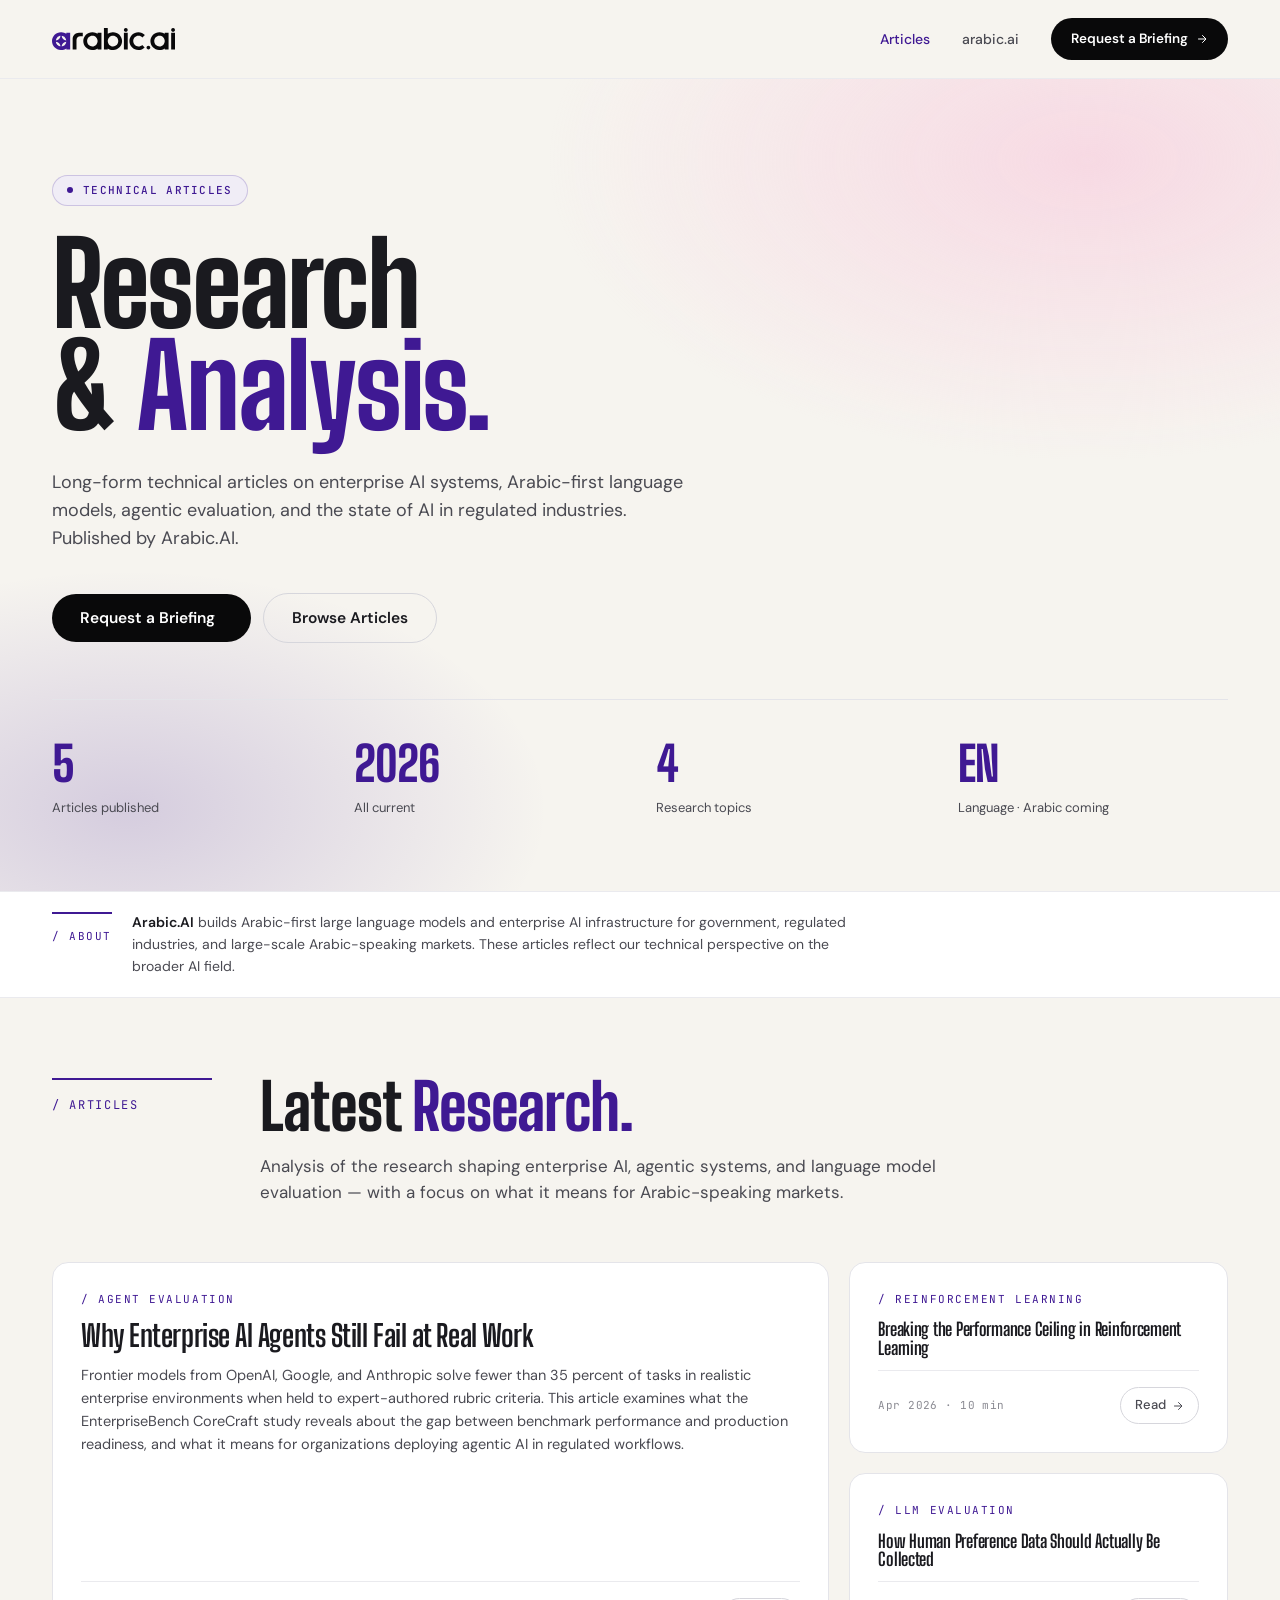
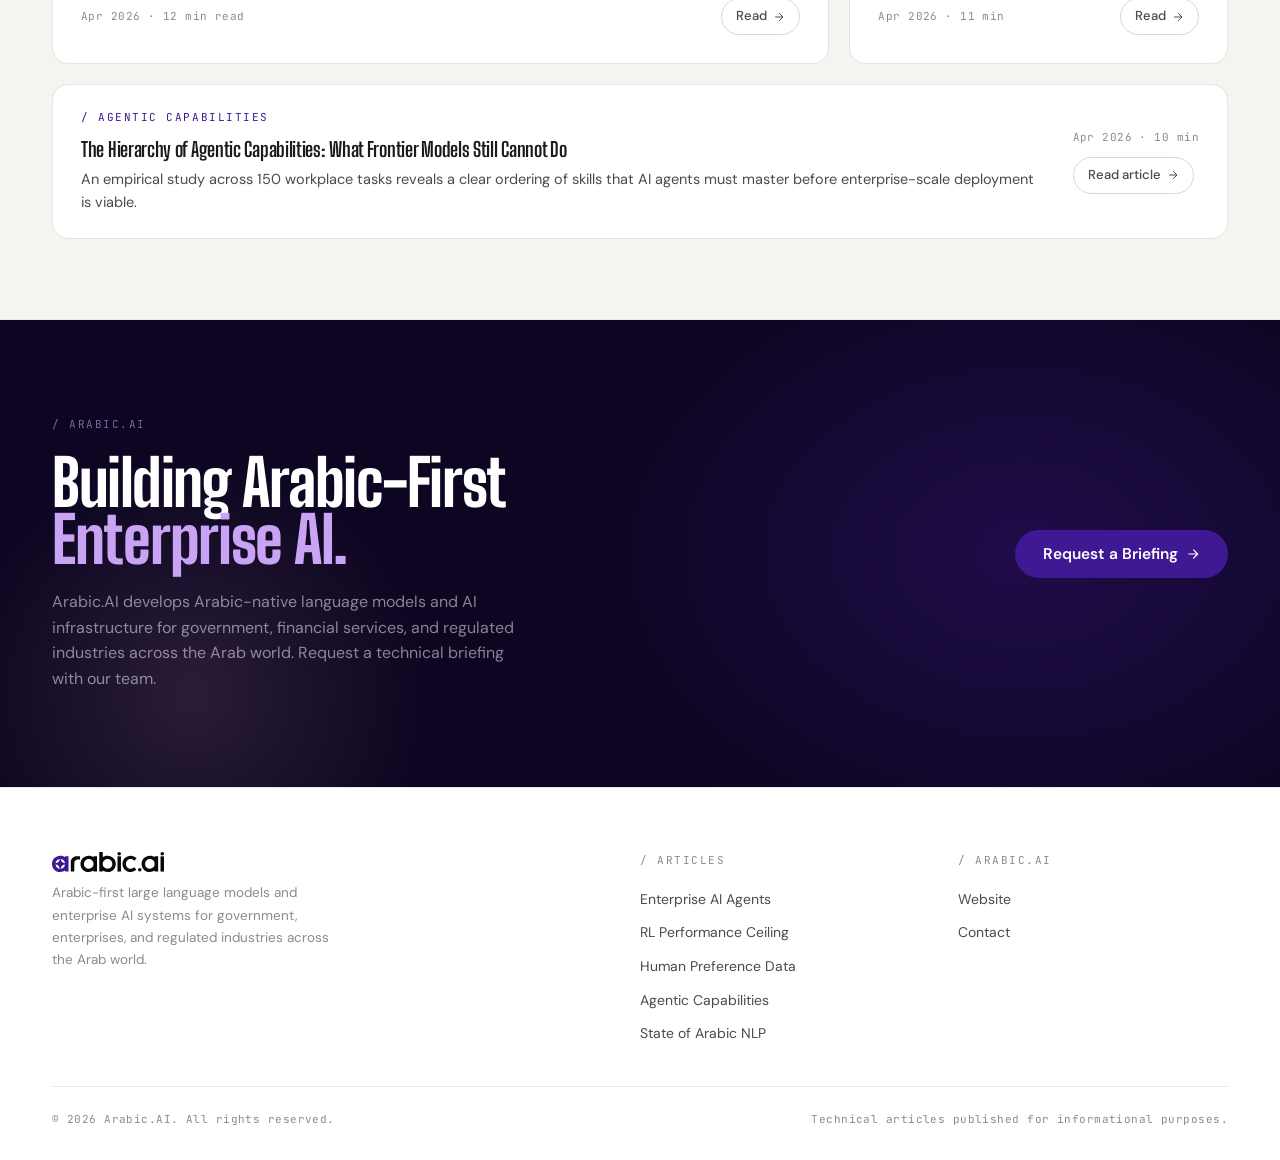
<file: index.html>
<!DOCTYPE html>
<html lang="en">
<head>
  <meta charset="UTF-8" />
  <meta name="viewport" content="width=device-width, initial-scale=1.0" />
  <title>Arabic.AI — Research &amp; Technical Articles</title>
  <meta name="description" content="Technical articles on Arabic-first AI, enterprise language models, agentic systems, and AI evaluation. Published by Arabic.AI." />
  <link rel="preconnect" href="https://fonts.googleapis.com" />
  <link rel="preconnect" href="https://fonts.gstatic.com" crossorigin />
  <link href="https://fonts.googleapis.com/css2?family=Alexandria:wght@400;500;600;700;800&family=Big+Shoulders+Display:wght@600;700;800;900&family=DM+Sans:wght@400;500;600;700&family=JetBrains+Mono:wght@400;500&display=swap" rel="stylesheet" />
  <link rel="stylesheet" href="assets/css/style.css" />
</head>
<body>

  <nav class="site-nav" role="navigation" aria-label="Main navigation">
    <div class="site-nav__inner">
      <a href="index.html" class="site-nav__logo" aria-label="Arabic.AI home">
        <img src="assets/images/logo-full.svg" alt="Arabic.AI" height="22" style="display:block;">
      </a>
      <ul class="site-nav__links">
        <li><a href="index.html" class="active">Articles</a></li>
        <li><a href="https://arabic.ai" target="_blank" rel="noopener">arabic.ai</a></li>
        <li><a href="mailto:contact@arabic.ai" class="site-nav__cta">
          Request a Briefing
          <svg width="12" height="12" viewBox="0 0 24 24" fill="none" stroke="currentColor" stroke-width="2" stroke-linecap="round" stroke-linejoin="round"><path d="M5 12h14M13 5l7 7-7 7"/></svg>
        </a></li>
      </ul>
    </div>
  </nav>

  <header class="hero">
    <div class="container hero__inner">
      <div class="hero__eyebrow">
        <div class="pulse"></div>
        Technical Articles
      </div>
      <h1 class="hero__title">Research<br>&amp; <span class="accent">Analysis.</span></h1>
      <p class="hero__lead">
        Long-form technical articles on enterprise AI systems, Arabic-first language models,
        agentic evaluation, and the state of AI in regulated industries.
        Published by Arabic.AI.
      </p>
      <div class="hero__actions">
        <a href="mailto:contact@arabic.ai" class="btn btn-primary btn-lg">
          Request a Briefing
          <svg class="arrow" viewBox="0 0 24 24" fill="none" stroke="currentColor" stroke-width="2" stroke-linecap="round" stroke-linejoin="round"><path d="M5 12h14M13 5l7 7-7 7"/></svg>
        </a>
        <a href="#articles" class="btn btn-ghost btn-lg">Browse Articles</a>
      </div>
      <div class="hero__stats">
        <div>
          <span class="hero__stat-num">5</span>
          <span class="hero__stat-label">Articles published</span>
        </div>
        <div>
          <span class="hero__stat-num">2026</span>
          <span class="hero__stat-label">All current</span>
        </div>
        <div>
          <span class="hero__stat-num">4</span>
          <span class="hero__stat-label">Research topics</span>
        </div>
        <div>
          <span class="hero__stat-num">EN</span>
          <span class="hero__stat-label">Language · Arabic coming</span>
        </div>
      </div>
    </div>
  </header>

  <div class="about-strip">
    <div class="container about-strip__inner">
      <div class="about-strip__index">/ About</div>
      <p class="about-strip__text">
        <strong>Arabic.AI</strong> builds Arabic-first large language models and enterprise AI infrastructure
        for government, regulated industries, and large-scale Arabic-speaking markets.
        These articles reflect our technical perspective on the broader AI field.
      </p>
    </div>
  </div>

  <main class="article-index" id="articles">
    <div class="container">

      <div class="sec-head">
        <div class="sec-index">/ Articles</div>
        <div>
          <h2 class="sec-title">Latest <span class="accent">Research.</span></h2>
          <p class="sec-lead">Analysis of the research shaping enterprise AI, agentic systems, and language model evaluation — with a focus on what it means for Arabic-speaking markets.</p>
        </div>
      </div>

      <div class="article-grid">

        <!-- Featured -->
        <article class="card card--featured">
          <div class="card__body">
            <span class="card__cat">/ Agent Evaluation</span>
            <a href="articles/enterprise-ai-agents-still-fail.html" class="card__title">
              Why Enterprise AI Agents Still Fail at Real Work
            </a>
            <p class="card__excerpt">
              Frontier models from OpenAI, Google, and Anthropic solve fewer than 35 percent
              of tasks in realistic enterprise environments when held to expert-authored rubric
              criteria. This article examines what the EnterpriseBench CoreCraft study reveals
              about the gap between benchmark performance and production readiness, and what it
              means for organizations deploying agentic AI in regulated workflows.
            </p>
            <div class="card__footer">
              <span class="card__meta">Apr 2026 · 12 min read</span>
              <a href="articles/enterprise-ai-agents-still-fail.html" class="card__read">
                Read
                <svg viewBox="0 0 24 24" fill="none" stroke="currentColor" stroke-width="2" stroke-linecap="round" stroke-linejoin="round"><path d="M5 12h14M13 5l7 7-7 7"/></svg>
              </a>
            </div>
          </div>
        </article>

        <!-- Side stack -->
        <div style="grid-column: span 4; display: flex; flex-direction: column; gap: 20px;">

          <article class="card card--side" style="flex: 1;">
            <div class="card__body">
              <span class="card__cat">/ Reinforcement Learning</span>
              <a href="articles/breaking-rl-performance-ceiling.html" class="card__title">
                Breaking the Performance Ceiling in Reinforcement Learning
              </a>
              <div class="card__footer">
                <span class="card__meta">Apr 2026 · 10 min</span>
                <a href="articles/breaking-rl-performance-ceiling.html" class="card__read">
                  Read
                  <svg viewBox="0 0 24 24" fill="none" stroke="currentColor" stroke-width="2" stroke-linecap="round" stroke-linejoin="round"><path d="M5 12h14M13 5l7 7-7 7"/></svg>
                </a>
              </div>
            </div>
          </article>

          <article class="card card--side" style="flex: 1;">
            <div class="card__body">
              <span class="card__cat">/ LLM Evaluation</span>
              <a href="articles/how-human-preference-data-should-be-collected.html" class="card__title">
                How Human Preference Data Should Actually Be Collected
              </a>
              <div class="card__footer">
                <span class="card__meta">Apr 2026 · 11 min</span>
                <a href="articles/how-human-preference-data-should-be-collected.html" class="card__read">
                  Read
                  <svg viewBox="0 0 24 24" fill="none" stroke="currentColor" stroke-width="2" stroke-linecap="round" stroke-linejoin="round"><path d="M5 12h14M13 5l7 7-7 7"/></svg>
                </a>
              </div>
            </div>
          </article>

        </div>

        <!-- Wide card -->
        <article class="card card--wide">
          <div class="card__body">
            <div class="card__content">
              <span class="card__cat">/ Agentic Capabilities</span>
              <a href="articles/hierarchy-of-agentic-capabilities.html" class="card__title">
                The Hierarchy of Agentic Capabilities: What Frontier Models Still Cannot Do
              </a>
              <p class="card__excerpt" style="margin-bottom: 0;">
                An empirical study across 150 workplace tasks reveals a clear ordering of skills
                that AI agents must master before enterprise-scale deployment is viable.
              </p>
            </div>
            <div class="card__action">
              <span class="card__meta" style="display: block; margin-bottom: 10px;">Apr 2026 · 10 min</span>
              <a href="articles/hierarchy-of-agentic-capabilities.html" class="card__read">
                Read article
                <svg viewBox="0 0 24 24" fill="none" stroke="currentColor" stroke-width="2" stroke-linecap="round" stroke-linejoin="round"><path d="M5 12h14M13 5l7 7-7 7"/></svg>
              </a>
            </div>
          </div>
        </article>

      </div>
    </div>
  </main>

  <section class="cta-block" aria-label="Contact Arabic.AI">
    <div class="container">
      <div class="cta-block__inner">
        <div>
          <div class="cta-block__index">/ Arabic.AI</div>
          <h2 class="cta-block__title">Building Arabic-First<br><span class="accent">Enterprise AI.</span></h2>
          <p class="cta-block__body">
            Arabic.AI develops Arabic-native language models and AI infrastructure for
            government, financial services, and regulated industries across the Arab world.
            Request a technical briefing with our team.
          </p>
        </div>
        <a href="mailto:contact@arabic.ai" class="btn btn-purple btn-lg">
          Request a Briefing
          <svg class="arrow" width="14" height="14" viewBox="0 0 24 24" fill="none" stroke="currentColor" stroke-width="2" stroke-linecap="round" stroke-linejoin="round"><path d="M5 12h14M13 5l7 7-7 7"/></svg>
        </a>
      </div>
    </div>
  </section>

  <footer class="site-footer">
    <div class="container">
      <div class="site-footer__grid">
        <div>
          <img src="assets/images/logo-full.svg" alt="Arabic.AI" height="20" style="display:block; margin-bottom: 10px;">
          <p class="site-footer__desc">
            Arabic-first large language models and enterprise AI systems for government,
            enterprises, and regulated industries across the Arab world.
          </p>
        </div>
        <div>
          <div class="site-footer__col-label">/ Articles</div>
          <ul class="site-footer__links">
            <li><a href="articles/enterprise-ai-agents-still-fail.html">Enterprise AI Agents</a></li>
            <li><a href="articles/breaking-rl-performance-ceiling.html">RL Performance Ceiling</a></li>
            <li><a href="articles/how-human-preference-data-should-be-collected.html">Human Preference Data</a></li>
            <li><a href="articles/hierarchy-of-agentic-capabilities.html">Agentic Capabilities</a></li>
            <li><a href="articles/state-of-arabic-nlp-2026.html">State of Arabic NLP</a></li>
          </ul>
        </div>
        <div>
          <div class="site-footer__col-label">/ Arabic.AI</div>
          <ul class="site-footer__links">
            <li><a href="https://arabic.ai" target="_blank" rel="noopener">Website</a></li>
            <li><a href="mailto:contact@arabic.ai">Contact</a></li>
          </ul>
        </div>
      </div>
      <div class="site-footer__bottom">
        <span>© 2026 Arabic.AI. All rights reserved.</span>
        <span>Technical articles published for informational purposes.</span>
      </div>
    </div>
  </footer>

</body>
</html>
</file>
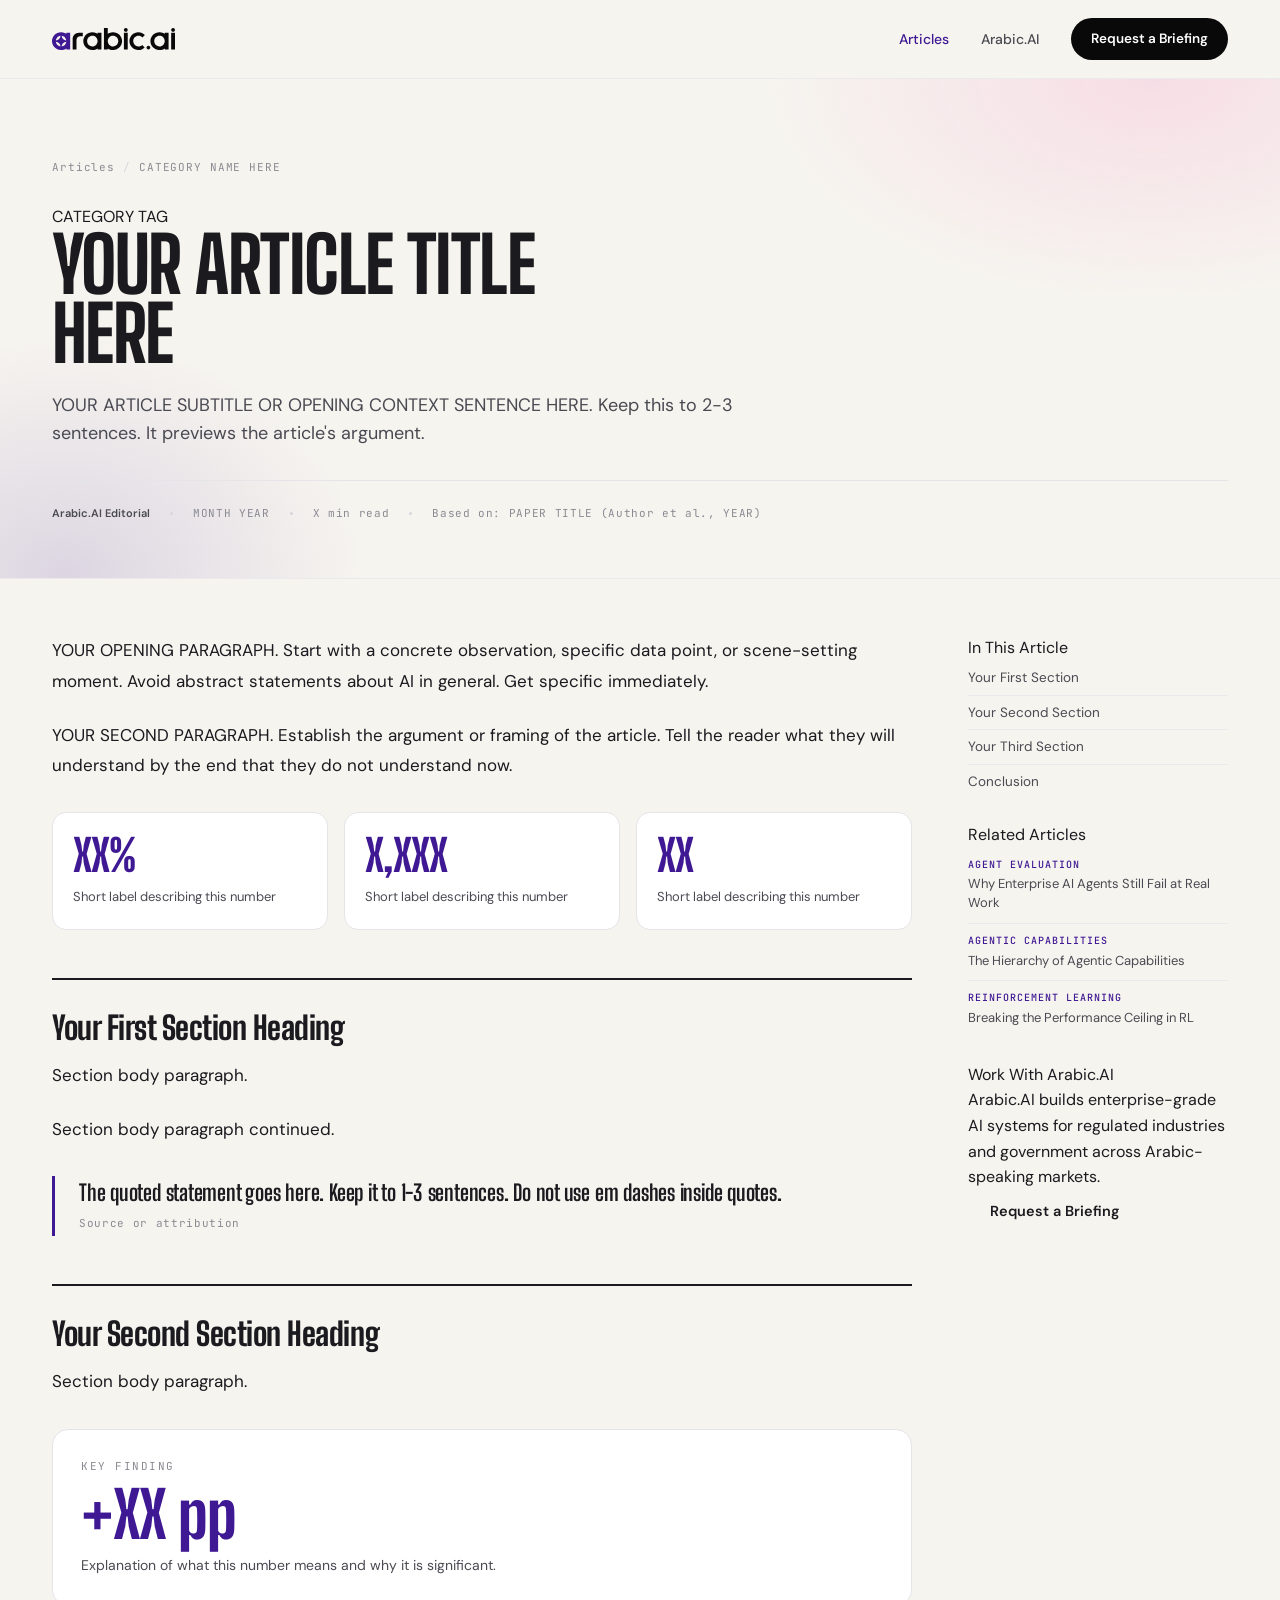
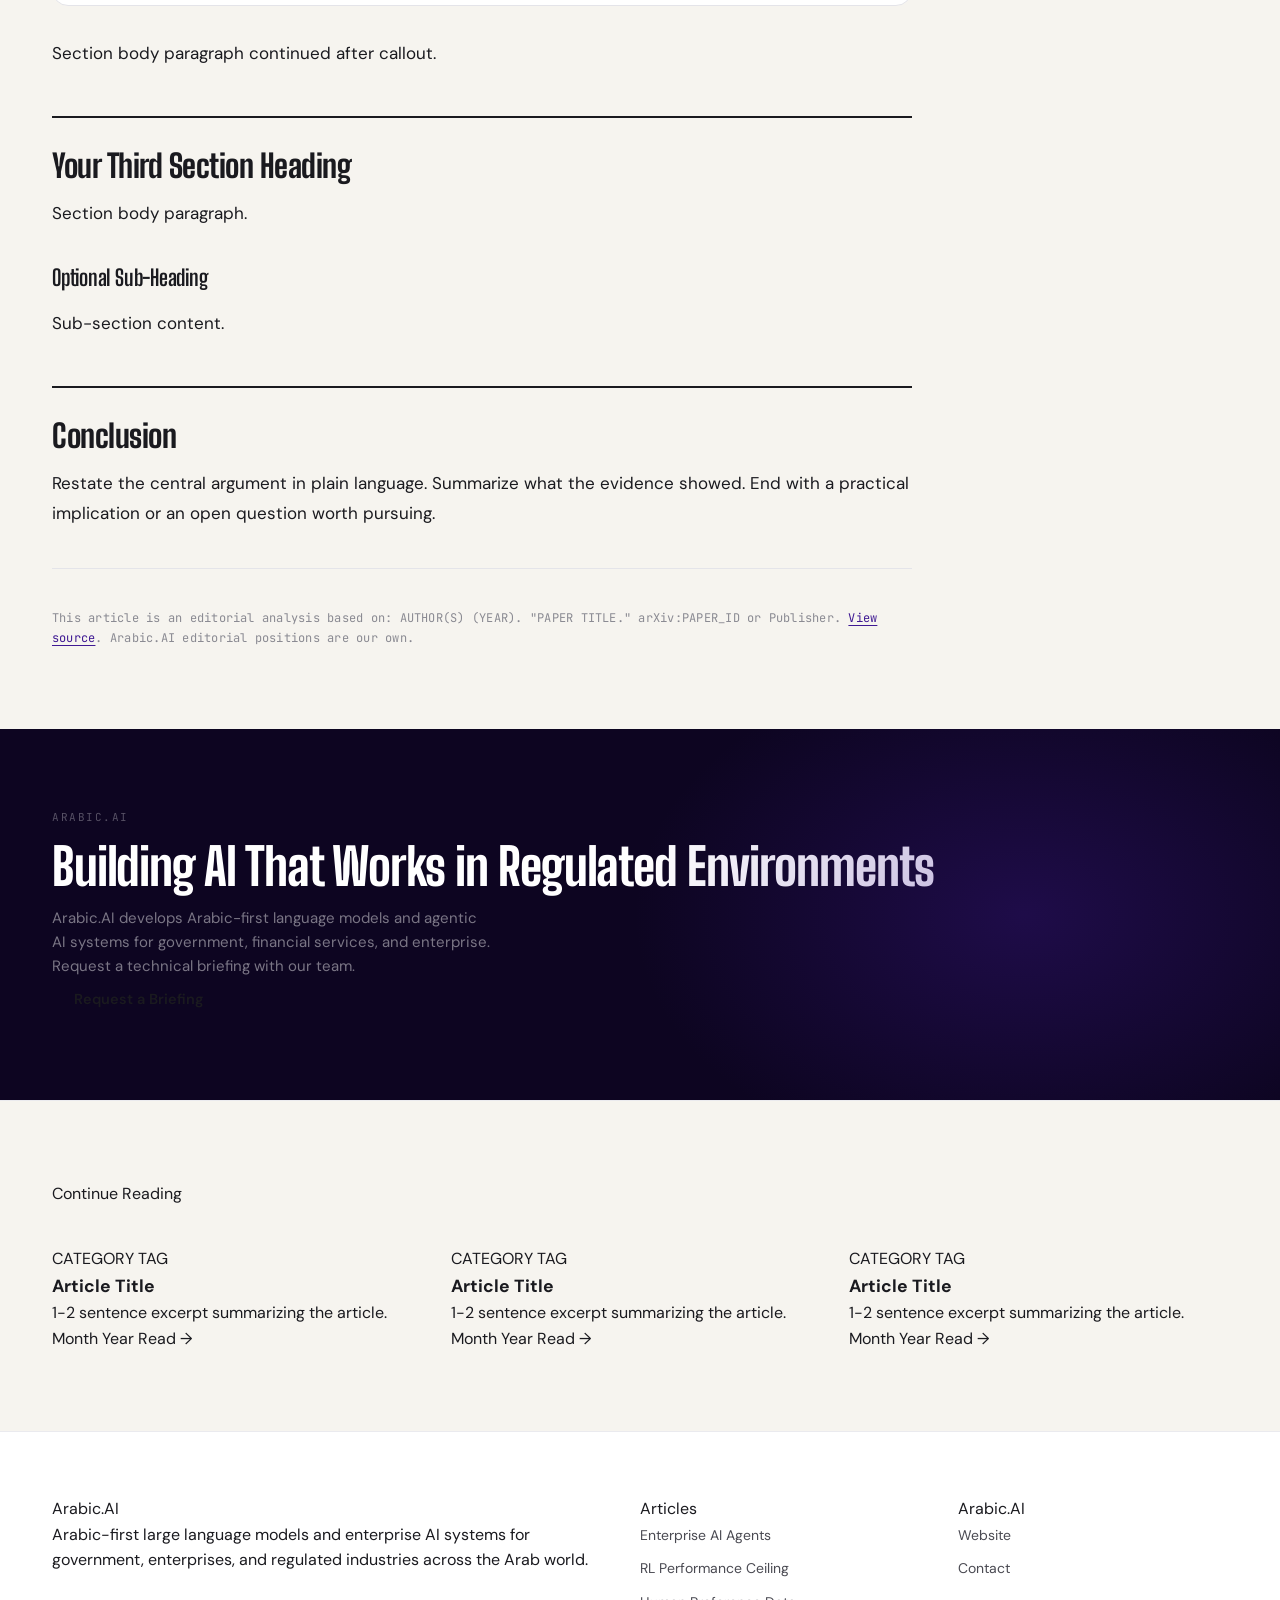
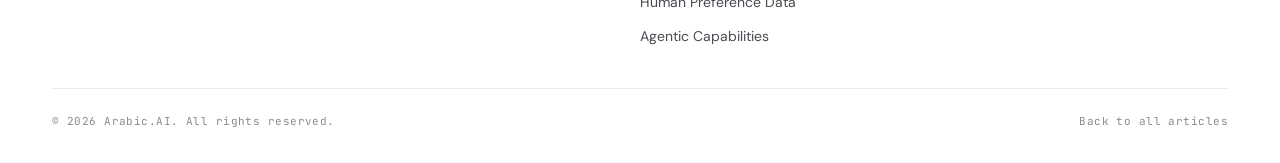
<file: articles/_TEMPLATE.html>
<!DOCTYPE html>
<html lang="en">
<head>
  <meta charset="UTF-8" />
  <meta name="viewport" content="width=device-width, initial-scale=1.0" />

  <!-- ============================================================
    STEP 1: Update these three meta fields for every new article.
    - title: article title + | Arabic.AI
    - description: 1-2 sentence summary (used by search engines)
  ============================================================ -->
  <title>YOUR ARTICLE TITLE HERE | Arabic.AI</title>
  <meta name="description" content="YOUR 1-2 SENTENCE ARTICLE DESCRIPTION HERE." />

  <link rel="preconnect" href="https://fonts.googleapis.com" />
  <link rel="preconnect" href="https://fonts.gstatic.com" crossorigin />
  <link href="https://fonts.googleapis.com/css2?family=Alexandria:wght@400;500;600;700;800&family=Big+Shoulders+Display:wght@600;700;800;900&family=DM+Sans:wght@400;500;600;700&family=JetBrains+Mono:wght@400;500&display=swap" rel="stylesheet" />

  <!-- Path from articles/ folder to the shared CSS -->
  <link rel="stylesheet" href="../assets/css/style.css" />
</head>
<body>

  <!-- ============================================================
    NAVIGATION — Do not change this block between articles.
    Links back to index.html and to arabic.ai.
  ============================================================ -->
  <nav class="site-nav" role="navigation" aria-label="Main navigation">
    <div class="site-nav__inner">
            <a href="../index.html" class="site-nav__logo" aria-label="Arabic.AI home">
        <img src="../assets/images/logo-full.svg" alt="Arabic.AI" height="22" style="display:block;">
      </a>
      <ul class="site-nav__links">
        <li><a href="../index.html" class="active">Articles</a></li>
        <li><a href="https://arabic.ai" target="_blank" rel="noopener">Arabic.AI</a></li>
        <li><a href="mailto:contact@arabic.ai" class="site-nav__cta">Request a Briefing</a></li>
      </ul>
    </div>
  </nav>

  <!-- ============================================================
    ARTICLE HERO — Update all items marked with CHANGE THIS.
    The dark purple header that appears at the top of every article.
  ============================================================ -->
  <header class="article-hero">
    <div class="container article-hero__inner">

      <!-- Breadcrumb: second item = category label (CHANGE THIS) -->
      <nav class="article-hero__breadcrumb" aria-label="Breadcrumb">
        <a href="../index.html">Articles</a>
        <span class="article-hero__breadcrumb-sep">/</span>
        <span>CATEGORY NAME HERE</span>  <!-- e.g. "Agent Evaluation", "LLM Research" -->
      </nav>

      <!-- Category tag (CHANGE THIS) -->
      <div class="article-hero__category">
        
          CATEGORY TAG
        </span>
      </div>

      <!-- Main title (CHANGE THIS) -->
      <h1 class="article-hero__title display">
        YOUR ARTICLE TITLE HERE
      </h1>

      <!-- One-paragraph subtitle (CHANGE THIS) -->
      <p class="article-hero__subtitle">
        YOUR ARTICLE SUBTITLE OR OPENING CONTEXT SENTENCE HERE.
        Keep this to 2-3 sentences. It previews the article's argument.
      </p>

      <!-- Byline metadata (CHANGE date, read time, source paper) -->
      <div class="article-hero__byline">
        <span class="article-hero__byline-item"><strong>Arabic.AI Editorial</strong></span>
        <div class="article-hero__byline-sep" aria-hidden="true"></div>
        <span class="article-hero__byline-item">MONTH YEAR</span>  <!-- e.g. April 2026 -->
        <div class="article-hero__byline-sep" aria-hidden="true"></div>
        <span class="article-hero__byline-item">X min read</span>
        <div class="article-hero__byline-sep" aria-hidden="true"></div>
        <span class="article-hero__byline-item">Based on: PAPER TITLE (Author et al., YEAR)</span>
      </div>

    </div>
  </header>


  <!-- ============================================================
    ARTICLE LAYOUT — Two-column: main content + sidebar.
    Do not change the wrapper structure.
  ============================================================ -->
  <div class="article-layout">

    <!-- ─────────────────────────────────────────────────────────
      MAIN ARTICLE CONTENT
      Write article body here. Use these elements:
      - <p>          — body paragraph
      - <h2 id="…"> — major section heading (also add to TOC)
      - <h3>         — sub-heading within a section
      - <h4>         — minor label/callout heading
      - <blockquote> — pull quote with <p> and optional <cite>
      - <ul> / <ol>  — lists
      - <hr class="divider"> — visual break between sections
      - .stat-grid   — 3-up key numbers (see example below)
      - .data-callout — single highlighted stat or finding
    ───────────────────────────────────────────────────────── -->
    <main class="article-body" id="article-content">

      <!-- Opening paragraphs (no heading needed before first H2) -->
      <p>
        YOUR OPENING PARAGRAPH. Start with a concrete observation, specific data point,
        or scene-setting moment. Avoid abstract statements about AI in general.
        Get specific immediately.
      </p>

      <p>
        YOUR SECOND PARAGRAPH. Establish the argument or framing of the article.
        Tell the reader what they will understand by the end that they do not
        understand now.
      </p>


      <!-- OPTIONAL: 3-up stat grid at the top of the article -->
      <div class="stat-grid">
        <div class="stat-item">
          <span class="stat-item__value">XX%</span>
          <span class="stat-item__label">Short label describing this number</span>
        </div>
        <div class="stat-item">
          <span class="stat-item__value">X,XXX</span>
          <span class="stat-item__label">Short label describing this number</span>
        </div>
        <div class="stat-item">
          <span class="stat-item__value">XX</span>
          <span class="stat-item__label">Short label describing this number</span>
        </div>
      </div>


      <!-- SECTION 1 — id must match the href in the TOC sidebar -->
      <h2 id="section-one">Your First Section Heading</h2>

      <p>Section body paragraph.</p>
      <p>Section body paragraph continued.</p>

      <!-- OPTIONAL: Pull quote -->
      <blockquote>
        <p>
          The quoted statement goes here. Keep it to 1-3 sentences.
          Do not use em dashes inside quotes.
        </p>
        <cite>Source or attribution</cite>
      </blockquote>


      <!-- SECTION 2 -->
      <h2 id="section-two">Your Second Section Heading</h2>

      <p>Section body paragraph.</p>

      <!-- OPTIONAL: Single highlighted data point -->
      <div class="data-callout">
        <div class="data-callout__label label">Key Finding</div>
        <div class="data-callout__stat">+XX pp</div>
        <p class="data-callout__desc">
          Explanation of what this number means and why it is significant.
        </p>
      </div>

      <p>Section body paragraph continued after callout.</p>


      <!-- SECTION 3 -->
      <h2 id="section-three">Your Third Section Heading</h2>

      <p>Section body paragraph.</p>

      <h3>Optional Sub-Heading</h3>
      <p>Sub-section content.</p>


      <!-- SECTION 4: Conclusion — always include -->
      <h2 id="conclusion">Conclusion</h2>

      <p>
        Restate the central argument in plain language. Summarize what the evidence showed.
        End with a practical implication or an open question worth pursuing.
      </p>

      <!-- Visual divider before source note -->
      <hr class="divider" />

      <!-- Source attribution — required on every article -->
      <p class="source-note">
        This article is an editorial analysis based on: AUTHOR(S) (YEAR). "PAPER TITLE."
        arXiv:PAPER_ID or Publisher.
        <a href="PAPER_URL" target="_blank" rel="noopener">View source</a>.
        Arabic.AI editorial positions are our own.
      </p>

    </main>


    <!-- ─────────────────────────────────────────────────────────
      SIDEBAR
      Update: (1) TOC links, (2) related articles.
      The CTA card does not need to change.
    ───────────────────────────────────────────────────────── -->
    <aside class="article-sidebar" aria-label="Article navigation">

      <!-- TABLE OF CONTENTS
           href values must match the id attributes on your <h2> tags above -->
      <div class="sidebar-card">
        <div class="sidebar-card__title">In This Article</div>
        <ul class="sidebar-toc">
          <li><a href="#section-one">Your First Section</a></li>
          <li><a href="#section-two">Your Second Section</a></li>
          <li><a href="#section-three">Your Third Section</a></li>
          <li><a href="#conclusion">Conclusion</a></li>
          <!-- Add one <li> per <h2> in the article body -->
        </ul>
      </div>

      <!-- RELATED ARTICLES
           Link to 2-3 other articles in the /articles/ folder -->
      <div class="sidebar-card">
        <div class="sidebar-card__title">Related Articles</div>
        <ul class="sidebar-related">
          <li>
            <a href="enterprise-ai-agents-still-fail.html">
              <span class="related-cat">Agent Evaluation</span>
              Why Enterprise AI Agents Still Fail at Real Work
            </a>
          </li>
          <li>
            <a href="hierarchy-of-agentic-capabilities.html">
              <span class="related-cat">Agentic Capabilities</span>
              The Hierarchy of Agentic Capabilities
            </a>
          </li>
          <li>
            <a href="breaking-rl-performance-ceiling.html">
              <span class="related-cat">Reinforcement Learning</span>
              Breaking the Performance Ceiling in RL
            </a>
          </li>
        </ul>
      </div>

      <!-- CTA CARD — Do not change this -->
      <div class="sidebar-card sidebar-cta">
        <div class="sidebar-card__title">Work With Arabic.AI</div>
        <p class="sidebar-cta__body">
          Arabic.AI builds enterprise-grade AI systems for regulated industries and
          government across Arabic-speaking markets.
        </p>
        <a href="mailto:contact@arabic.ai" class="btn btn--primary">Request a Briefing</a>
      </div>

    </aside>

  </div><!-- /.article-layout -->


  <!-- ============================================================
    ARTICLE CTA BAND — Do not change.
  ============================================================ -->
  <section class="article-cta" aria-label="Contact Arabic.AI">
    <div class="container">
      <div class="article-cta__label label">Arabic.AI</div>
      <h2 class="article-cta__title display">Building AI That Works in Regulated Environments</h2>
      <p class="article-cta__body">
        Arabic.AI develops Arabic-first language models and agentic AI systems for
        government, financial services, and enterprise. Request a technical briefing
        with our team.
      </p>
      <a href="mailto:contact@arabic.ai" class="btn btn--primary">Request a Briefing</a>
    </div>
  </section>


  <!-- ============================================================
    RELATED ARTICLES SECTION
    Update the 3 article cards below with neighboring articles.
    Copy the card structure; only change title, tag, href, excerpt.
  ============================================================ -->
  <section class="related-section" aria-label="Related articles">
    <div class="container">
      <div class="section-header">
        <span class="section-header__title">Continue Reading</span>
      </div>
      <div class="related-grid">

        <!-- RELATED CARD 1 -->
        <article class="article-card">
          <div class="article-card__top-bar"></div>
          <div class="article-card__body">
            <div class="article-card__category">
              <span class="tag">CATEGORY TAG</span>
            </div>
            <h3 class="article-card__title" style="font-size: 1.1rem;">
              <a href="FILENAME.html">Article Title</a>
            </h3>
            <p class="article-card__excerpt">
              1-2 sentence excerpt summarizing the article.
            </p>
            <div class="article-card__footer">
              <span class="article-card__meta">Month Year</span>
              <a href="FILENAME.html" class="article-card__read-link">Read &rarr;</a>
            </div>
          </div>
        </article>

        <!-- RELATED CARD 2 -->
        <article class="article-card">
          <div class="article-card__top-bar"></div>
          <div class="article-card__body">
            <div class="article-card__category">
              <span class="tag">CATEGORY TAG</span>
            </div>
            <h3 class="article-card__title" style="font-size: 1.1rem;">
              <a href="FILENAME.html">Article Title</a>
            </h3>
            <p class="article-card__excerpt">
              1-2 sentence excerpt summarizing the article.
            </p>
            <div class="article-card__footer">
              <span class="article-card__meta">Month Year</span>
              <a href="FILENAME.html" class="article-card__read-link">Read &rarr;</a>
            </div>
          </div>
        </article>

        <!-- RELATED CARD 3 -->
        <article class="article-card">
          <div class="article-card__top-bar"></div>
          <div class="article-card__body">
            <div class="article-card__category">
              <span class="tag">CATEGORY TAG</span>
            </div>
            <h3 class="article-card__title" style="font-size: 1.1rem;">
              <a href="FILENAME.html">Article Title</a>
            </h3>
            <p class="article-card__excerpt">
              1-2 sentence excerpt summarizing the article.
            </p>
            <div class="article-card__footer">
              <span class="article-card__meta">Month Year</span>
              <a href="FILENAME.html" class="article-card__read-link">Read &rarr;</a>
            </div>
          </div>
        </article>

      </div>
    </div>
  </section>


  <!-- FOOTER — Do not change -->
  <footer class="site-footer">
    <div class="container">
      <div class="site-footer__grid">
        <div>
          <div class="site-footer__brand-name">Arabic.AI</div>
          <p class="site-footer__brand-desc">
            Arabic-first large language models and enterprise AI systems for government,
            enterprises, and regulated industries across the Arab world.
          </p>
        </div>
        <div>
          <div class="site-footer__col-title">Articles</div>
          <ul class="site-footer__links">
            <!-- Add a link here every time you publish a new article -->
            <li><a href="enterprise-ai-agents-still-fail.html">Enterprise AI Agents</a></li>
            <li><a href="breaking-rl-performance-ceiling.html">RL Performance Ceiling</a></li>
            <li><a href="how-human-preference-data-should-be-collected.html">Human Preference Data</a></li>
            <li><a href="hierarchy-of-agentic-capabilities.html">Agentic Capabilities</a></li>
          </ul>
        </div>
        <div>
          <div class="site-footer__col-title">Arabic.AI</div>
          <ul class="site-footer__links">
            <li><a href="https://arabic.ai" target="_blank" rel="noopener">Website</a></li>
            <li><a href="mailto:contact@arabic.ai">Contact</a></li>
          </ul>
        </div>
      </div>
      <div class="site-footer__bottom">
        <span>&copy; 2026 Arabic.AI. All rights reserved.</span>
        <a href="../index.html">Back to all articles</a>
      </div>
    </div>
  </footer>

</body>
</html>
</file>
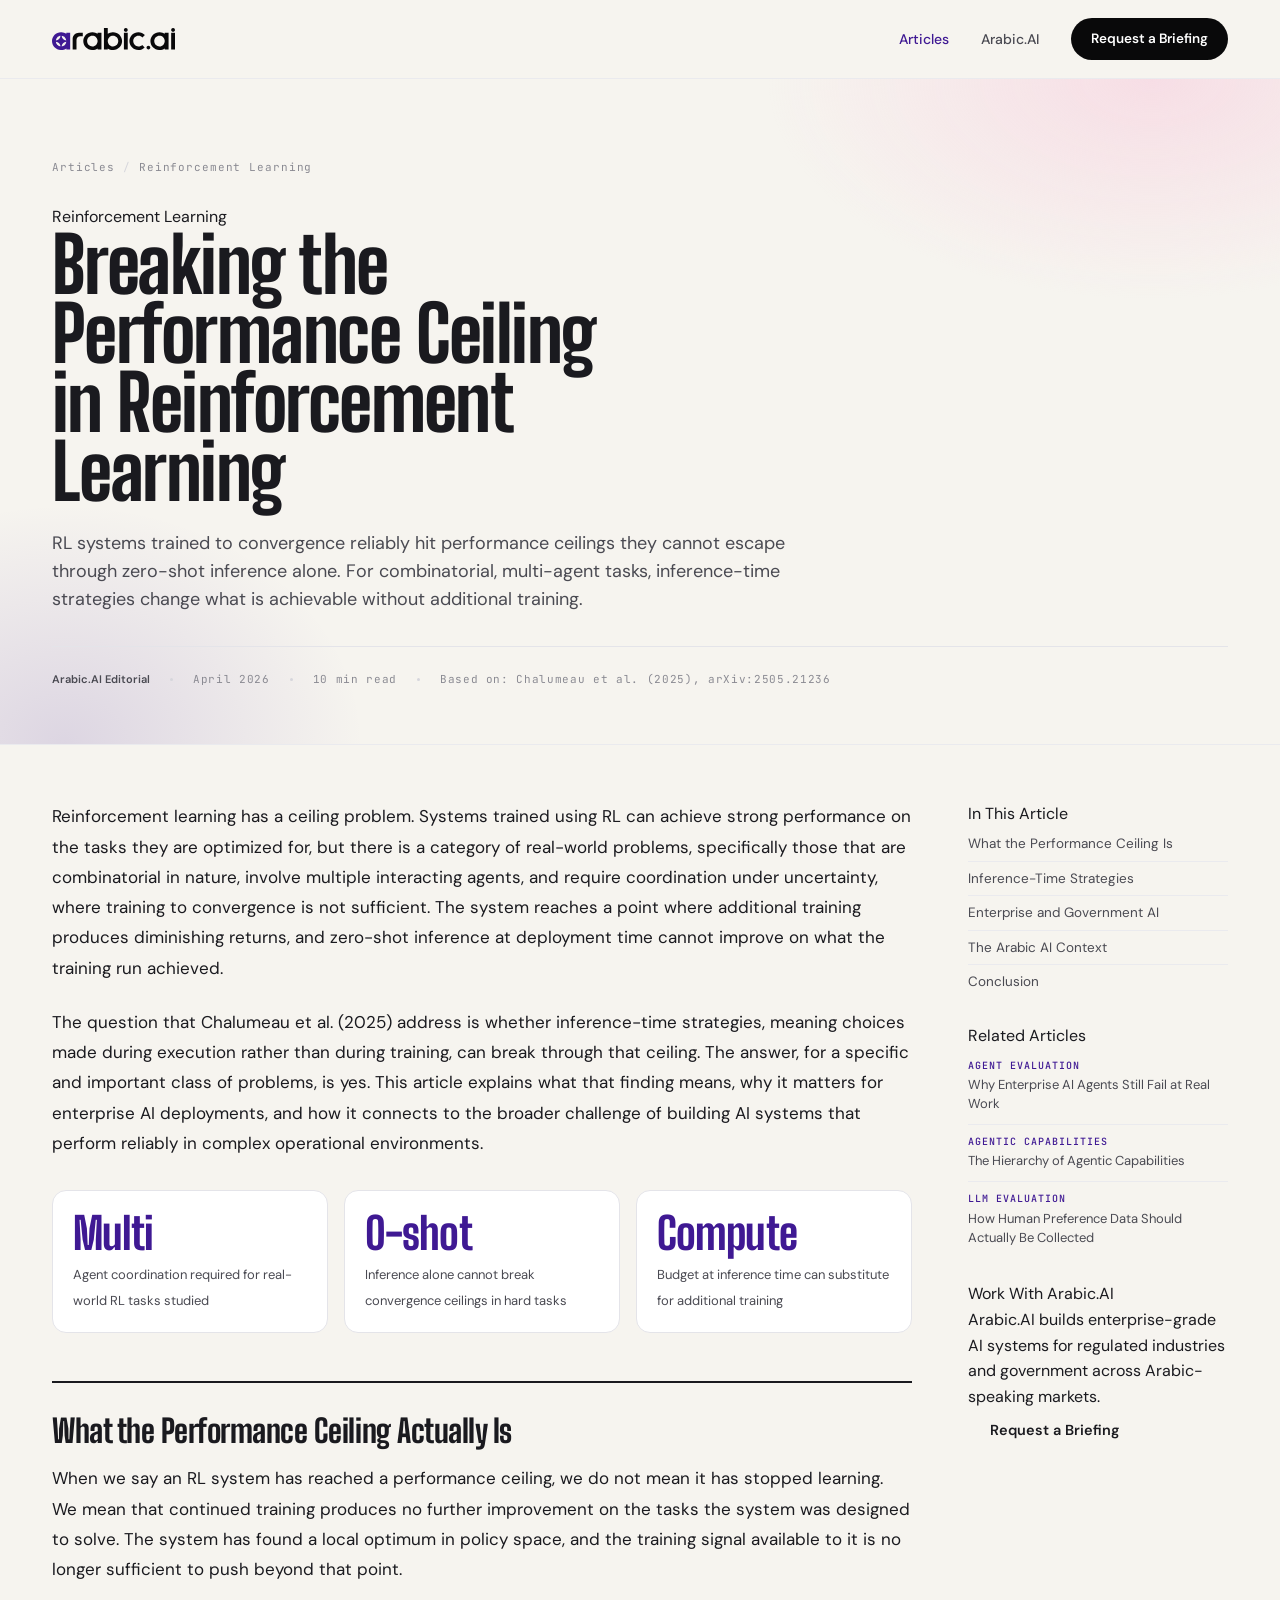
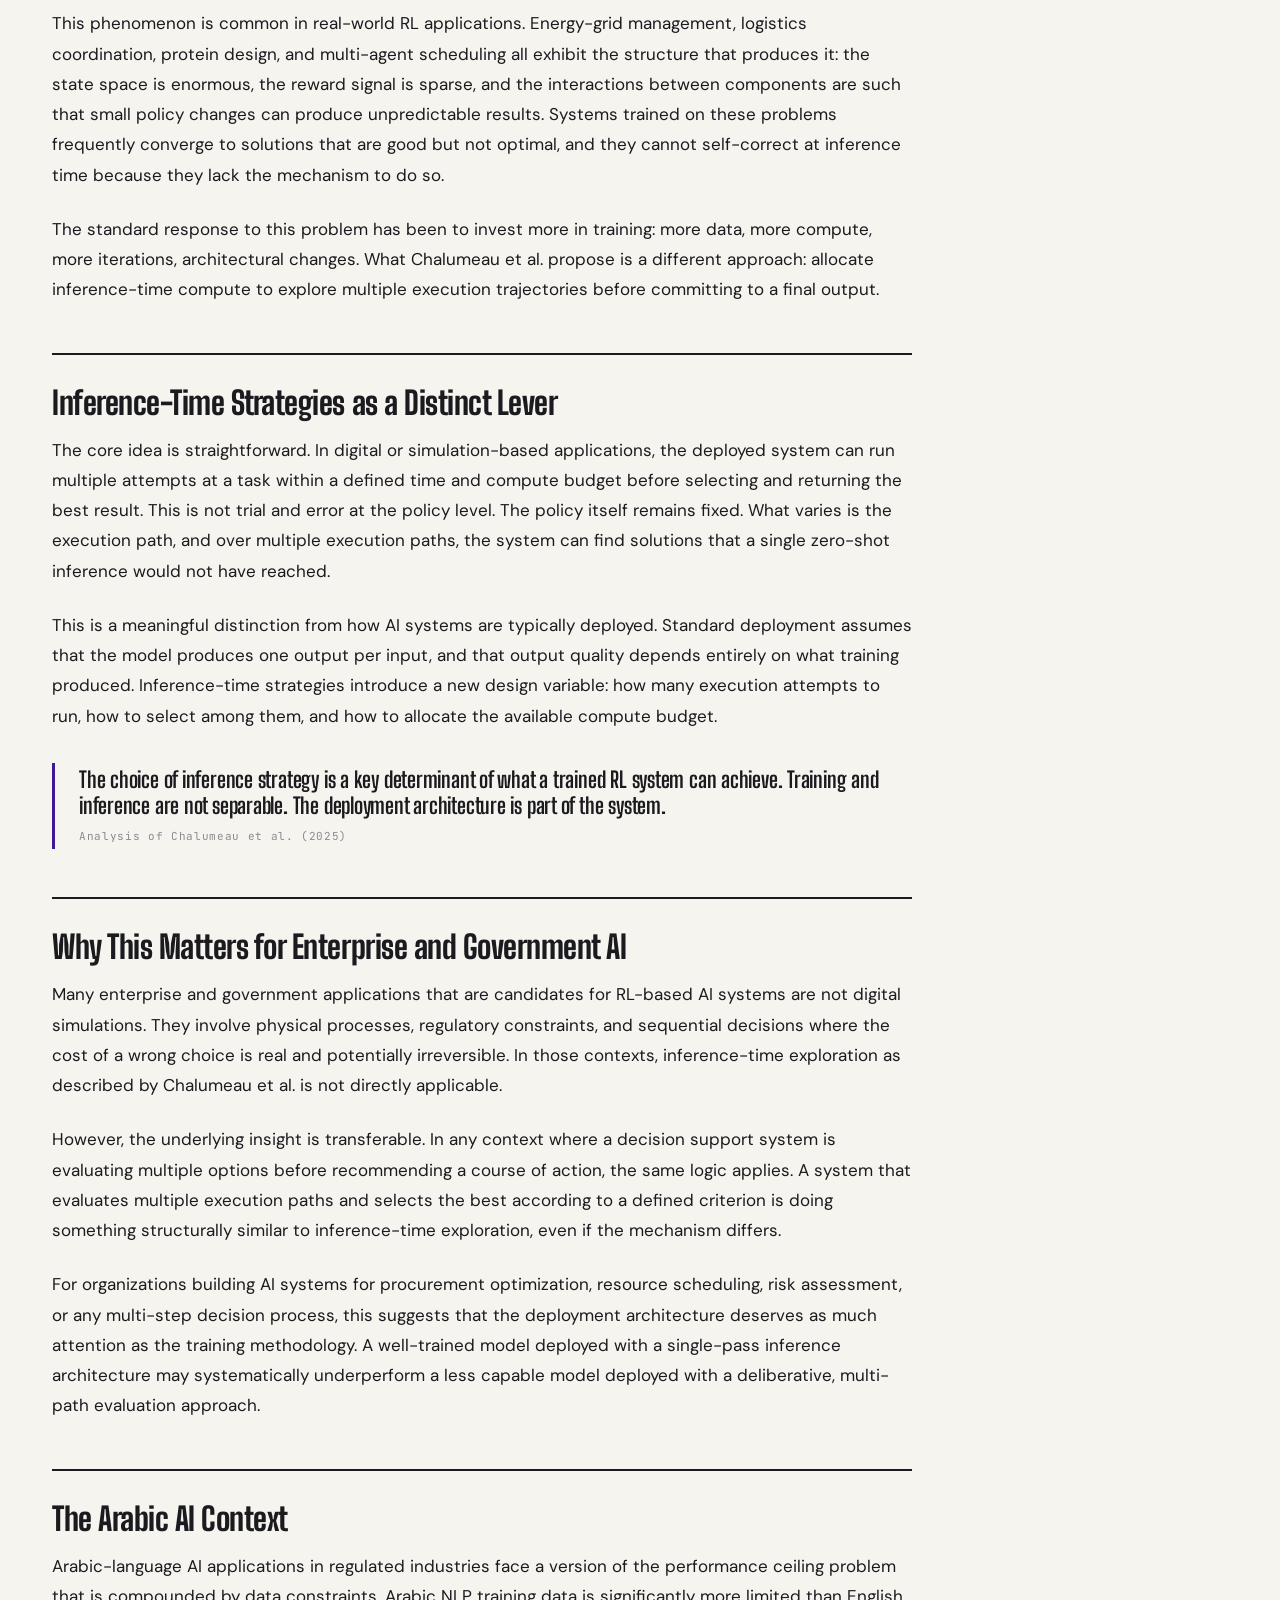
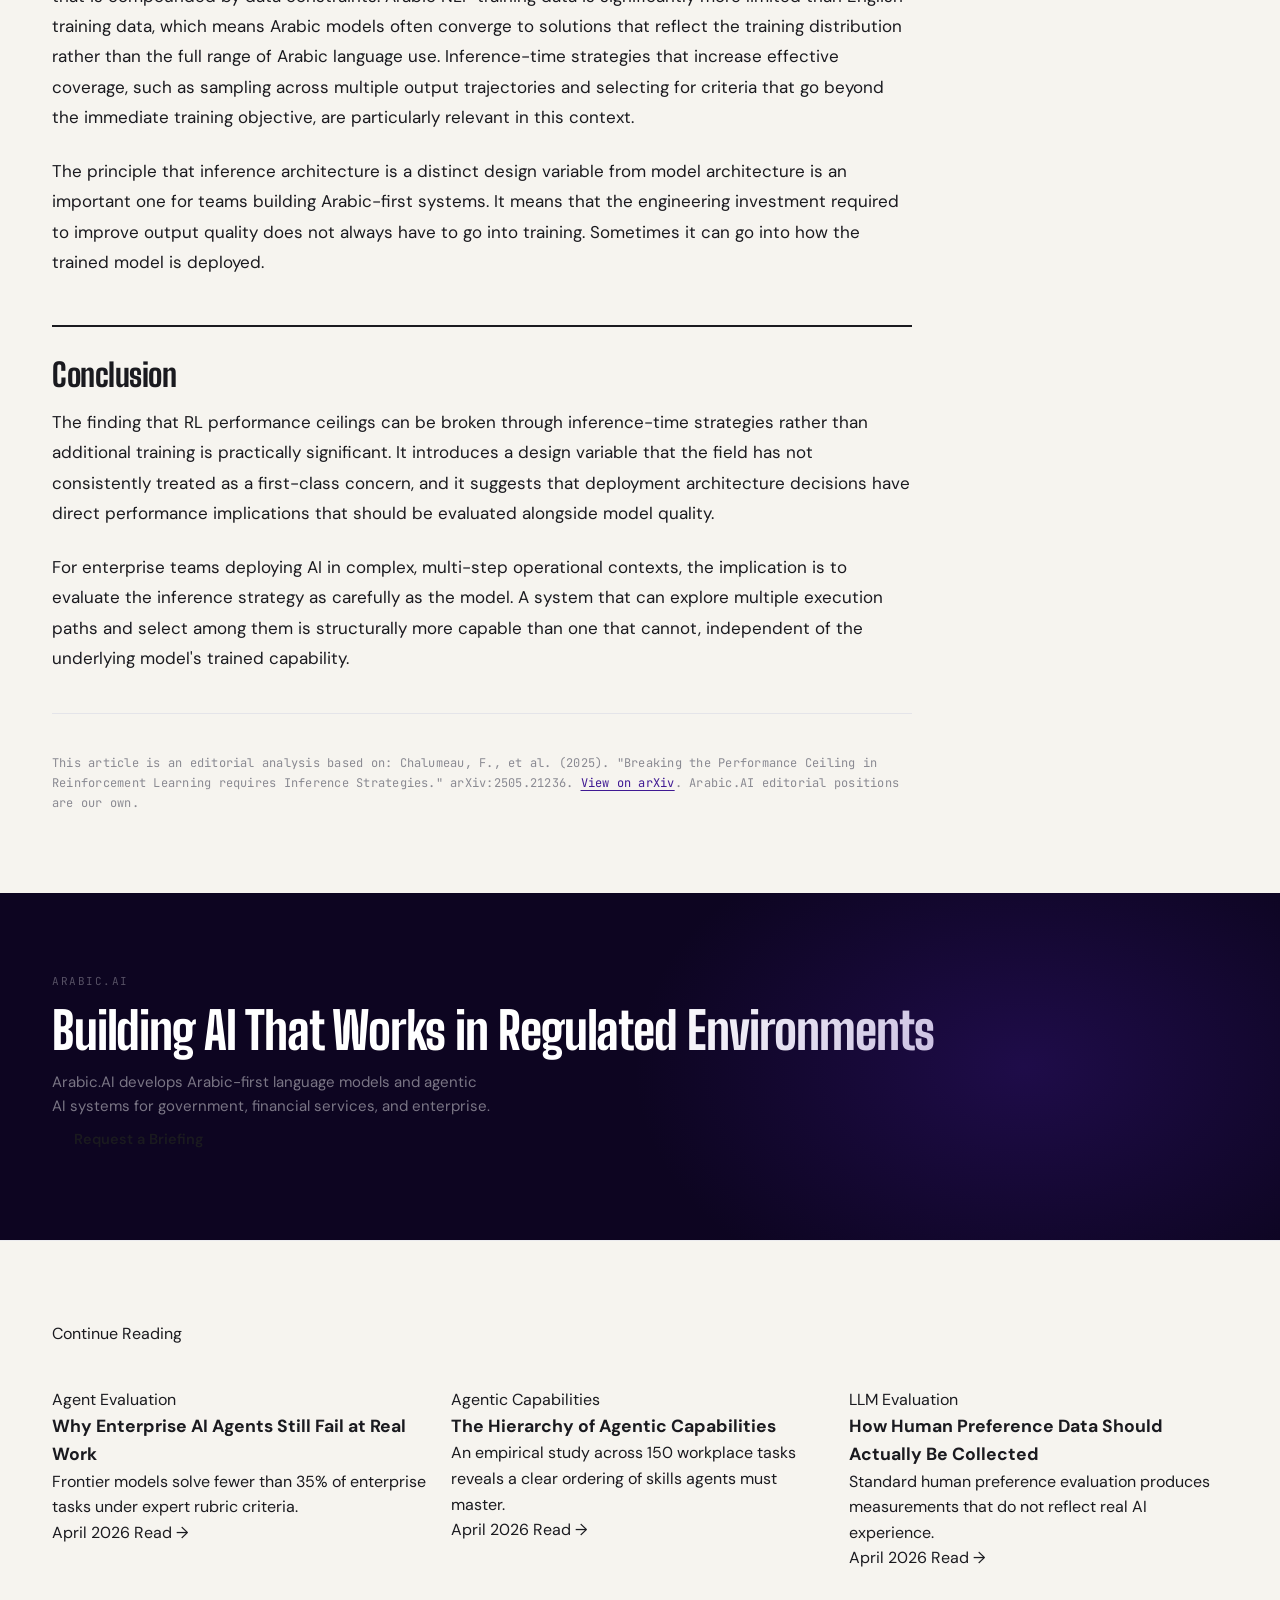
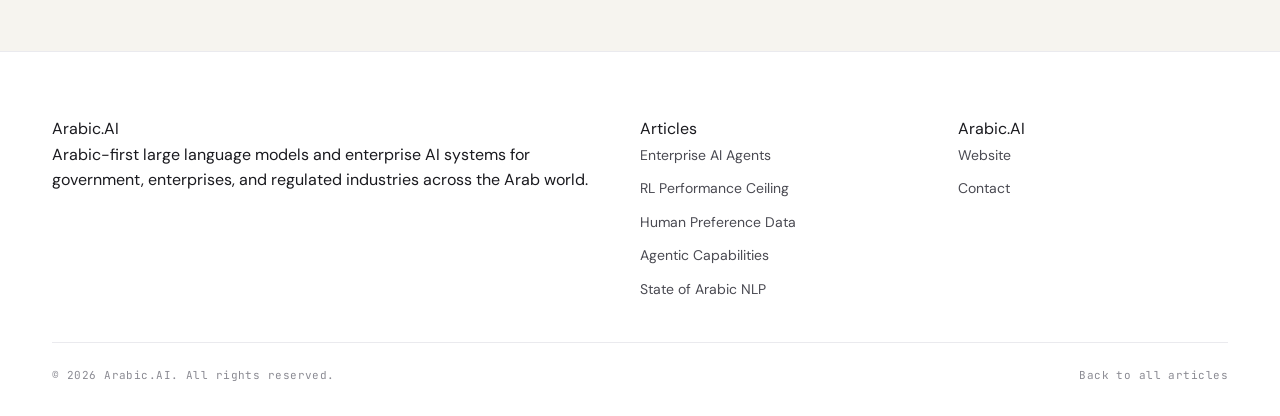
<file: articles/breaking-rl-performance-ceiling.html>
<!DOCTYPE html>
<html lang="en">
<head>
  <meta charset="UTF-8" />
  <meta name="viewport" content="width=device-width, initial-scale=1.0" />
  <title>Breaking the Performance Ceiling in Reinforcement Learning | Arabic.AI</title>
  <meta name="description" content="RL systems trained to convergence reliably hit performance ceilings they cannot escape through zero-shot inference. Inference-time strategies change the picture for complex, real-world tasks." />
  <link rel="preconnect" href="https://fonts.googleapis.com" />
  <link rel="preconnect" href="https://fonts.gstatic.com" crossorigin />
  <link href="https://fonts.googleapis.com/css2?family=Alexandria:wght@400;500;600;700;800&family=Big+Shoulders+Display:wght@600;700;800;900&family=DM+Sans:wght@400;500;600;700&family=JetBrains+Mono:wght@400;500&display=swap" rel="stylesheet" />
  <link rel="stylesheet" href="../assets/css/style.css" />
</head>
<body>

  <nav class="site-nav" role="navigation" aria-label="Main navigation">
    <div class="site-nav__inner">
            <a href="../index.html" class="site-nav__logo" aria-label="Arabic.AI home">
        <img src="../assets/images/logo-full.svg" alt="Arabic.AI" height="22" style="display:block;">
      </a>
      <ul class="site-nav__links">
        <li><a href="../index.html" class="active">Articles</a></li>
        <li><a href="https://arabic.ai" target="_blank" rel="noopener">Arabic.AI</a></li>
        <li><a href="mailto:contact@arabic.ai" class="site-nav__cta">Request a Briefing</a></li>
      </ul>
    </div>
  </nav>

  <header class="article-hero">
    <div class="container article-hero__inner">
      <nav class="article-hero__breadcrumb" aria-label="Breadcrumb">
        <a href="../index.html">Articles</a>
        <span class="article-hero__breadcrumb-sep">/</span>
        <span>Reinforcement Learning</span>
      </nav>
      <div class="article-hero__category">
        Reinforcement Learning</span>
      </div>
      <h1 class="article-hero__title display">
        Breaking the Performance Ceiling<br>in Reinforcement Learning
      </h1>
      <p class="article-hero__subtitle">
        RL systems trained to convergence reliably hit performance ceilings they cannot
        escape through zero-shot inference alone. For combinatorial, multi-agent tasks,
        inference-time strategies change what is achievable without additional training.
      </p>
      <div class="article-hero__byline">
        <span class="article-hero__byline-item"><strong>Arabic.AI Editorial</strong></span>
        <div class="article-hero__byline-sep" aria-hidden="true"></div>
        <span class="article-hero__byline-item">April 2026</span>
        <div class="article-hero__byline-sep" aria-hidden="true"></div>
        <span class="article-hero__byline-item">10 min read</span>
        <div class="article-hero__byline-sep" aria-hidden="true"></div>
        <span class="article-hero__byline-item">Based on: Chalumeau et al. (2025), arXiv:2505.21236</span>
      </div>
    </div>
  </header>

  <div class="article-layout">
    <main class="article-body" id="article-content">

      <p>
        Reinforcement learning has a ceiling problem. Systems trained using RL can achieve
        strong performance on the tasks they are optimized for, but there is a category of
        real-world problems, specifically those that are combinatorial in nature, involve
        multiple interacting agents, and require coordination under uncertainty, where
        training to convergence is not sufficient. The system reaches a point where additional
        training produces diminishing returns, and zero-shot inference at deployment time
        cannot improve on what the training run achieved.
      </p>

      <p>
        The question that Chalumeau et al. (2025) address is whether inference-time strategies,
        meaning choices made during execution rather than during training, can break through
        that ceiling. The answer, for a specific and important class of problems, is yes. This
        article explains what that finding means, why it matters for enterprise AI deployments,
        and how it connects to the broader challenge of building AI systems that perform
        reliably in complex operational environments.
      </p>

      <div class="stat-grid">
        <div class="stat-item">
          <span class="stat-item__value">Multi</span>
          <span class="stat-item__label">Agent coordination required for real-world RL tasks studied</span>
        </div>
        <div class="stat-item">
          <span class="stat-item__value">0-shot</span>
          <span class="stat-item__label">Inference alone cannot break convergence ceilings in hard tasks</span>
        </div>
        <div class="stat-item">
          <span class="stat-item__value">Compute</span>
          <span class="stat-item__label">Budget at inference time can substitute for additional training</span>
        </div>
      </div>

      <h2 id="the-performance-ceiling">What the Performance Ceiling Actually Is</h2>

      <p>
        When we say an RL system has reached a performance ceiling, we do not mean it has
        stopped learning. We mean that continued training produces no further improvement
        on the tasks the system was designed to solve. The system has found a local optimum
        in policy space, and the training signal available to it is no longer sufficient
        to push beyond that point.
      </p>

      <p>
        This phenomenon is common in real-world RL applications. Energy-grid management,
        logistics coordination, protein design, and multi-agent scheduling all exhibit
        the structure that produces it: the state space is enormous, the reward signal is
        sparse, and the interactions between components are such that small policy changes
        can produce unpredictable results. Systems trained on these problems frequently
        converge to solutions that are good but not optimal, and they cannot self-correct
        at inference time because they lack the mechanism to do so.
      </p>

      <p>
        The standard response to this problem has been to invest more in training: more
        data, more compute, more iterations, architectural changes. What Chalumeau et al.
        propose is a different approach: allocate inference-time compute to explore multiple
        execution trajectories before committing to a final output.
      </p>

      <h2 id="inference-time-strategies">Inference-Time Strategies as a Distinct Lever</h2>

      <p>
        The core idea is straightforward. In digital or simulation-based applications,
        the deployed system can run multiple attempts at a task within a defined time
        and compute budget before selecting and returning the best result. This is not
        trial and error at the policy level. The policy itself remains fixed. What varies
        is the execution path, and over multiple execution paths, the system can find
        solutions that a single zero-shot inference would not have reached.
      </p>

      <p>
        This is a meaningful distinction from how AI systems are typically deployed.
        Standard deployment assumes that the model produces one output per input,
        and that output quality depends entirely on what training produced. Inference-time
        strategies introduce a new design variable: how many execution attempts to run,
        how to select among them, and how to allocate the available compute budget.
      </p>

      <blockquote>
        <p>
          The choice of inference strategy is a key determinant of what a trained RL system
          can achieve. Training and inference are not separable. The deployment architecture
          is part of the system.
        </p>
        <cite>Analysis of Chalumeau et al. (2025)</cite>
      </blockquote>

      <h2 id="why-this-matters-for-enterprise">Why This Matters for Enterprise and Government AI</h2>

      <p>
        Many enterprise and government applications that are candidates for RL-based AI
        systems are not digital simulations. They involve physical processes, regulatory
        constraints, and sequential decisions where the cost of a wrong choice is real
        and potentially irreversible. In those contexts, inference-time exploration as
        described by Chalumeau et al. is not directly applicable.
      </p>

      <p>
        However, the underlying insight is transferable. In any context where a decision
        support system is evaluating multiple options before recommending a course of action,
        the same logic applies. A system that evaluates multiple execution paths and selects
        the best according to a defined criterion is doing something structurally similar
        to inference-time exploration, even if the mechanism differs.
      </p>

      <p>
        For organizations building AI systems for procurement optimization, resource
        scheduling, risk assessment, or any multi-step decision process, this suggests
        that the deployment architecture deserves as much attention as the training
        methodology. A well-trained model deployed with a single-pass inference architecture
        may systematically underperform a less capable model deployed with a deliberative,
        multi-path evaluation approach.
      </p>

      <h2 id="the-arabic-ai-context">The Arabic AI Context</h2>

      <p>
        Arabic-language AI applications in regulated industries face a version of the
        performance ceiling problem that is compounded by data constraints. Arabic NLP
        training data is significantly more limited than English training data, which
        means Arabic models often converge to solutions that reflect the training distribution
        rather than the full range of Arabic language use. Inference-time strategies that
        increase effective coverage, such as sampling across multiple output trajectories
        and selecting for criteria that go beyond the immediate training objective, are
        particularly relevant in this context.
      </p>

      <p>
        The principle that inference architecture is a distinct design variable from model
        architecture is an important one for teams building Arabic-first systems. It means
        that the engineering investment required to improve output quality does not always
        have to go into training. Sometimes it can go into how the trained model is deployed.
      </p>

      <h2 id="conclusion">Conclusion</h2>

      <p>
        The finding that RL performance ceilings can be broken through inference-time
        strategies rather than additional training is practically significant. It introduces
        a design variable that the field has not consistently treated as a first-class
        concern, and it suggests that deployment architecture decisions have direct
        performance implications that should be evaluated alongside model quality.
      </p>

      <p>
        For enterprise teams deploying AI in complex, multi-step operational contexts,
        the implication is to evaluate the inference strategy as carefully as the model.
        A system that can explore multiple execution paths and select among them is
        structurally more capable than one that cannot, independent of the underlying
        model's trained capability.
      </p>

      <hr class="divider" />

      <p class="source-note">
        This article is an editorial analysis based on: Chalumeau, F., et al. (2025).
        "Breaking the Performance Ceiling in Reinforcement Learning requires Inference Strategies."
        arXiv:2505.21236.
        <a href="https://arxiv.org/abs/2505.21236" target="_blank" rel="noopener">View on arXiv</a>.
        Arabic.AI editorial positions are our own.
      </p>

    </main>

    <aside class="article-sidebar" aria-label="Article navigation">
      <div class="sidebar-card">
        <div class="sidebar-card__title">In This Article</div>
        <ul class="sidebar-toc">
          <li><a href="#the-performance-ceiling">What the Performance Ceiling Is</a></li>
          <li><a href="#inference-time-strategies">Inference-Time Strategies</a></li>
          <li><a href="#why-this-matters-for-enterprise">Enterprise and Government AI</a></li>
          <li><a href="#the-arabic-ai-context">The Arabic AI Context</a></li>
          <li><a href="#conclusion">Conclusion</a></li>
        </ul>
      </div>
      <div class="sidebar-card">
        <div class="sidebar-card__title">Related Articles</div>
        <ul class="sidebar-related">
          <li>
            <a href="enterprise-ai-agents-still-fail.html">
              <span class="related-cat">Agent Evaluation</span>
              Why Enterprise AI Agents Still Fail at Real Work
            </a>
          </li>
          <li>
            <a href="hierarchy-of-agentic-capabilities.html">
              <span class="related-cat">Agentic Capabilities</span>
              The Hierarchy of Agentic Capabilities
            </a>
          </li>
          <li>
            <a href="how-human-preference-data-should-be-collected.html">
              <span class="related-cat">LLM Evaluation</span>
              How Human Preference Data Should Actually Be Collected
            </a>
          </li>
        </ul>
      </div>
      <div class="sidebar-card sidebar-cta">
        <div class="sidebar-card__title">Work With Arabic.AI</div>
        <p class="sidebar-cta__body">
          Arabic.AI builds enterprise-grade AI systems for regulated industries and
          government across Arabic-speaking markets.
        </p>
        <a href="mailto:contact@arabic.ai" class="btn btn--primary">Request a Briefing</a>
      </div>
    </aside>

  </div>

  <section class="article-cta" aria-label="Contact Arabic.AI">
    <div class="container">
      <div class="article-cta__label label">Arabic.AI</div>
      <h2 class="article-cta__title display">Building AI That Works in Regulated Environments</h2>
      <p class="article-cta__body">
        Arabic.AI develops Arabic-first language models and agentic AI systems for
        government, financial services, and enterprise.
      </p>
      <a href="mailto:contact@arabic.ai" class="btn btn--primary">Request a Briefing</a>
    </div>
  </section>

  <section class="related-section" aria-label="Related articles">
    <div class="container">
      <div class="section-header">
        <span class="section-header__title">Continue Reading</span>
      </div>
      <div class="related-grid">
        <article class="article-card">
          <div class="article-card__top-bar"></div>
          <div class="article-card__body">
            <div class="article-card__category"><span class="tag">Agent Evaluation</span></div>
            <h3 class="article-card__title" style="font-size: 1.1rem;">
              <a href="enterprise-ai-agents-still-fail.html">Why Enterprise AI Agents Still Fail at Real Work</a>
            </h3>
            <p class="article-card__excerpt">Frontier models solve fewer than 35% of enterprise tasks under expert rubric criteria.</p>
            <div class="article-card__footer">
              <span class="article-card__meta">April 2026</span>
              <a href="enterprise-ai-agents-still-fail.html" class="article-card__read-link">Read &rarr;</a>
            </div>
          </div>
        </article>
        <article class="article-card">
          <div class="article-card__top-bar"></div>
          <div class="article-card__body">
            <div class="article-card__category"><span class="tag">Agentic Capabilities</span></div>
            <h3 class="article-card__title" style="font-size: 1.1rem;">
              <a href="hierarchy-of-agentic-capabilities.html">The Hierarchy of Agentic Capabilities</a>
            </h3>
            <p class="article-card__excerpt">An empirical study across 150 workplace tasks reveals a clear ordering of skills agents must master.</p>
            <div class="article-card__footer">
              <span class="article-card__meta">April 2026</span>
              <a href="hierarchy-of-agentic-capabilities.html" class="article-card__read-link">Read &rarr;</a>
            </div>
          </div>
        </article>
        <article class="article-card">
          <div class="article-card__top-bar"></div>
          <div class="article-card__body">
            <div class="article-card__category"><span class="tag">LLM Evaluation</span></div>
            <h3 class="article-card__title" style="font-size: 1.1rem;">
              <a href="how-human-preference-data-should-be-collected.html">How Human Preference Data Should Actually Be Collected</a>
            </h3>
            <p class="article-card__excerpt">Standard human preference evaluation produces measurements that do not reflect real AI experience.</p>
            <div class="article-card__footer">
              <span class="article-card__meta">April 2026</span>
              <a href="how-human-preference-data-should-be-collected.html" class="article-card__read-link">Read &rarr;</a>
            </div>
          </div>
        </article>
      </div>
    </div>
  </section>

  <footer class="site-footer">
    <div class="container">
      <div class="site-footer__grid">
        <div>
          <div class="site-footer__brand-name">Arabic.AI</div>
          <p class="site-footer__brand-desc">Arabic-first large language models and enterprise AI systems for government, enterprises, and regulated industries across the Arab world.</p>
        </div>
        <div>
          <div class="site-footer__col-title">Articles</div>
          <ul class="site-footer__links">
            <li><a href="enterprise-ai-agents-still-fail.html">Enterprise AI Agents</a></li>
            <li><a href="breaking-rl-performance-ceiling.html">RL Performance Ceiling</a></li>
            <li><a href="how-human-preference-data-should-be-collected.html">Human Preference Data</a></li>
            <li><a href="hierarchy-of-agentic-capabilities.html">Agentic Capabilities</a></li>
            <li><a href="state-of-arabic-nlp-2026.html">State of Arabic NLP</a></li>
          </ul>
        </div>
        <div>
          <div class="site-footer__col-title">Arabic.AI</div>
          <ul class="site-footer__links">
            <li><a href="https://arabic.ai" target="_blank" rel="noopener">Website</a></li>
            <li><a href="mailto:contact@arabic.ai">Contact</a></li>
          </ul>
        </div>
      </div>
      <div class="site-footer__bottom">
        <span>&copy; 2026 Arabic.AI. All rights reserved.</span>
        <a href="../index.html">Back to all articles</a>
      </div>
    </div>
  </footer>

</body>
</html>
</file>
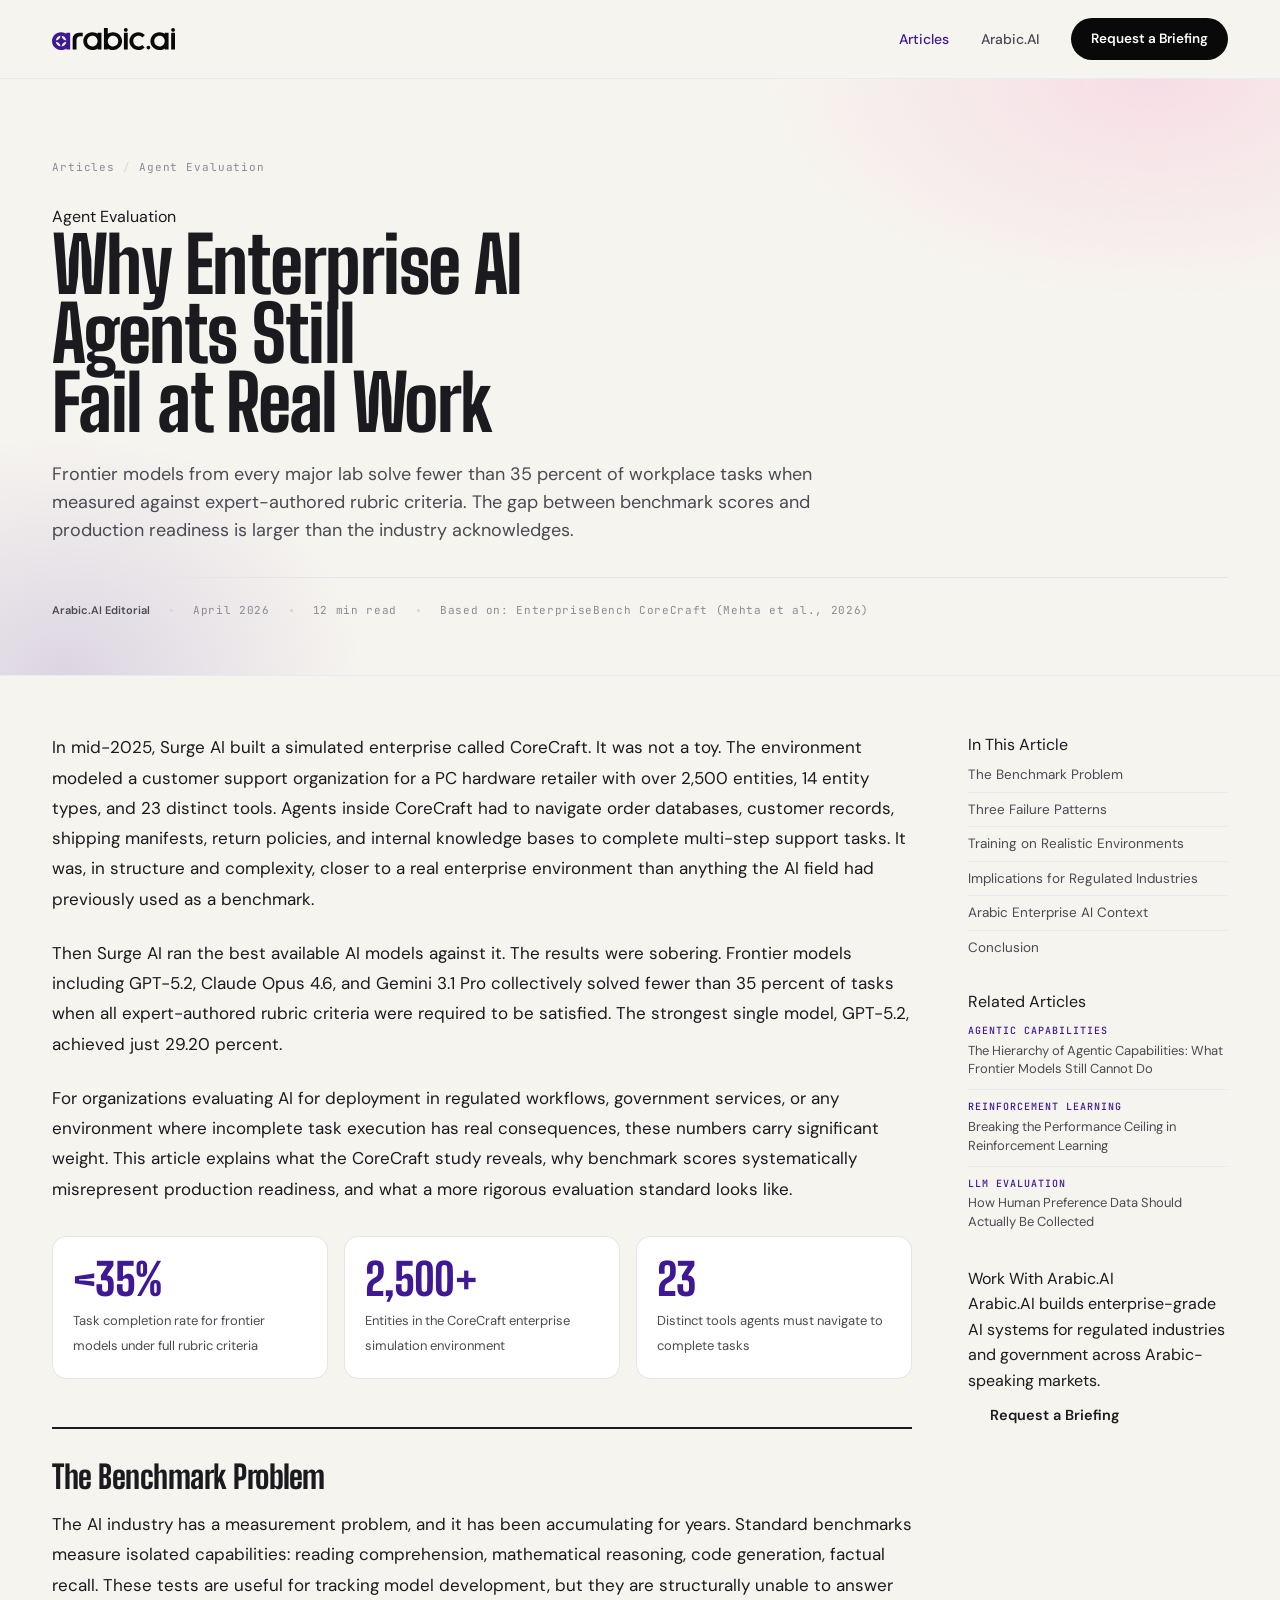
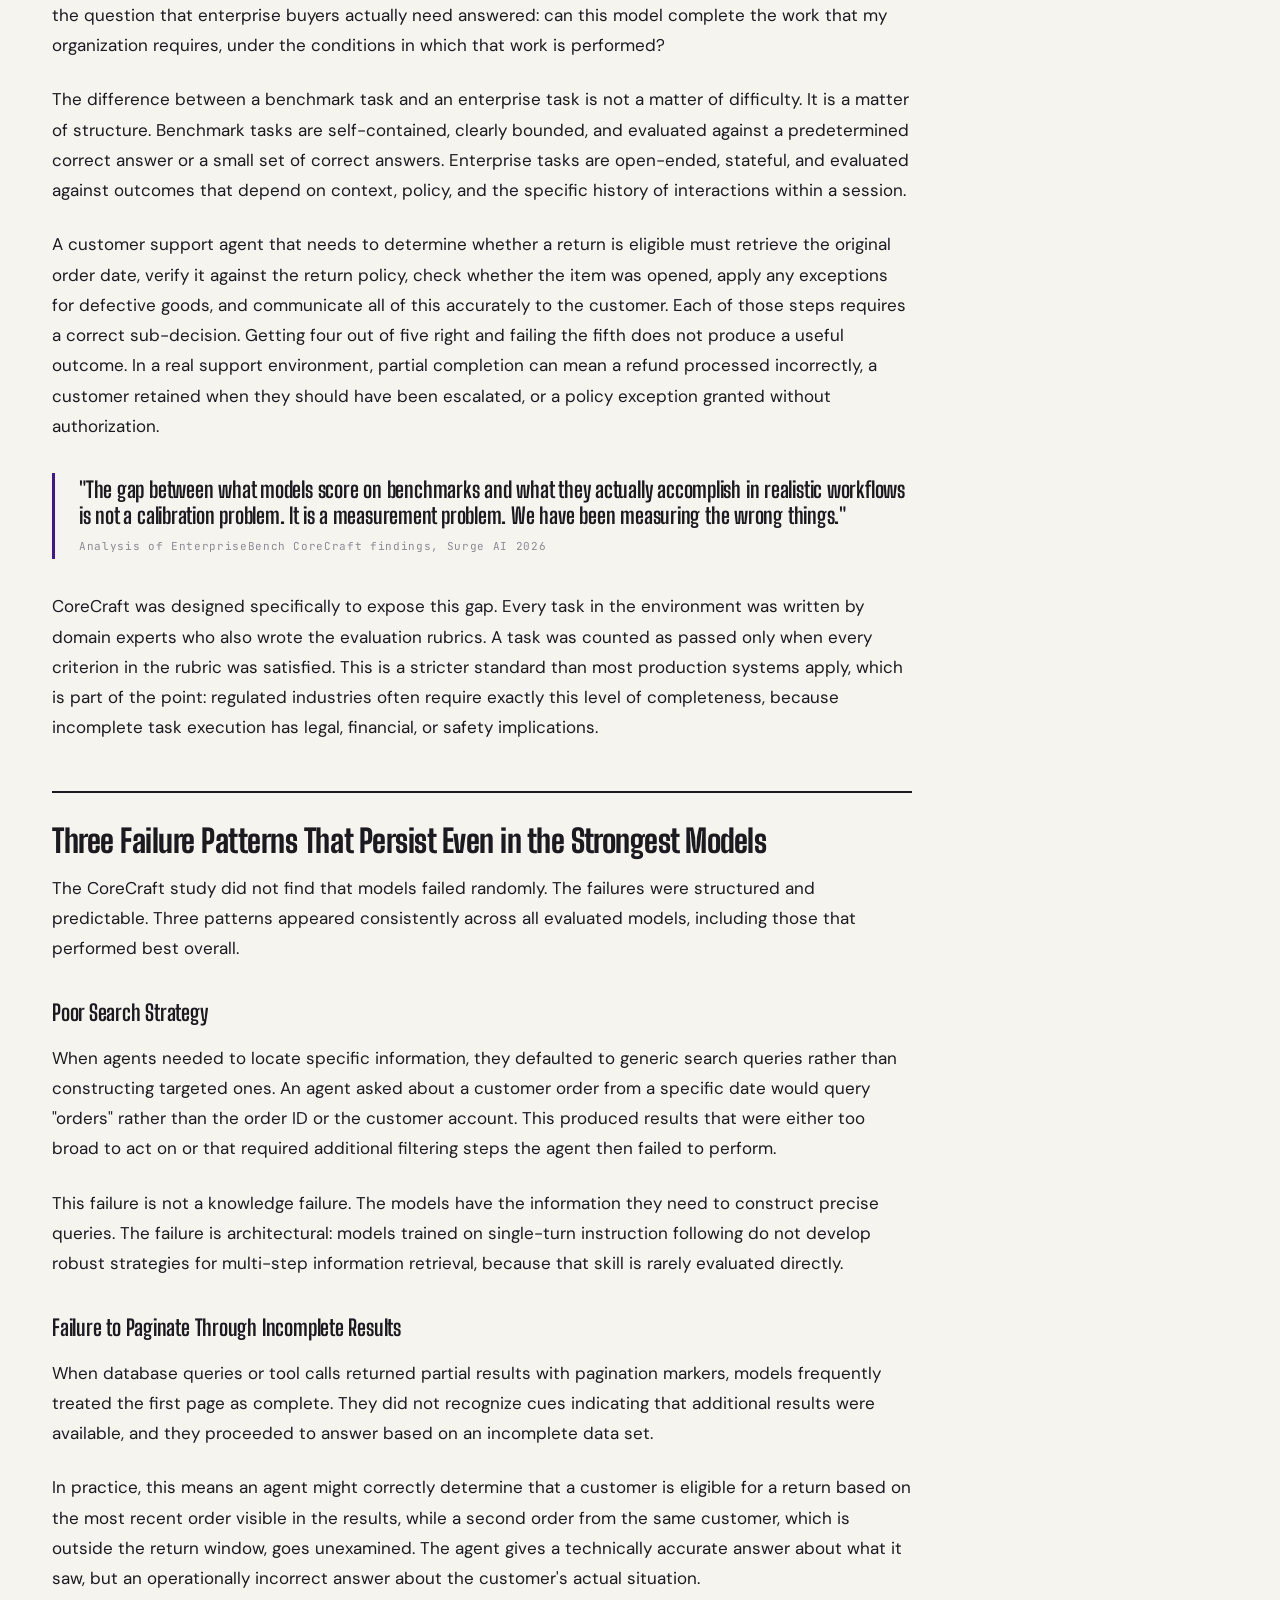
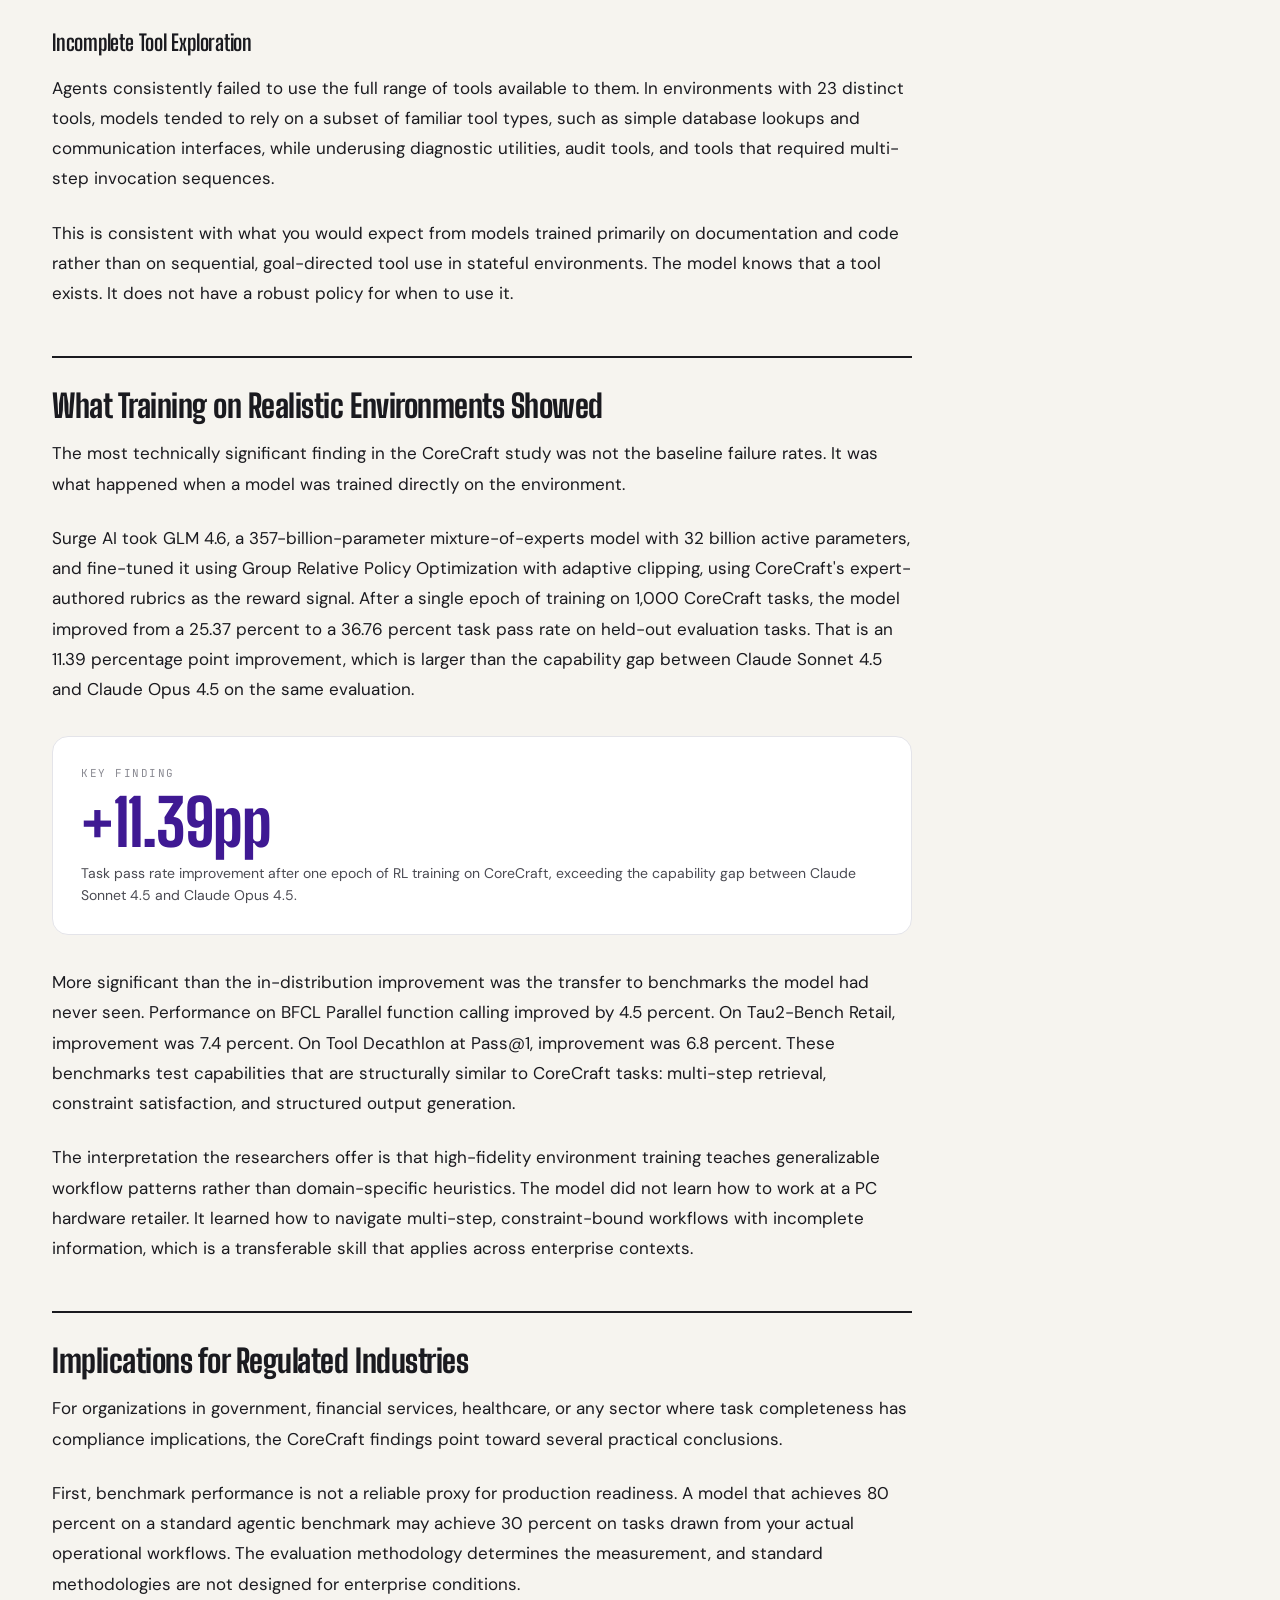
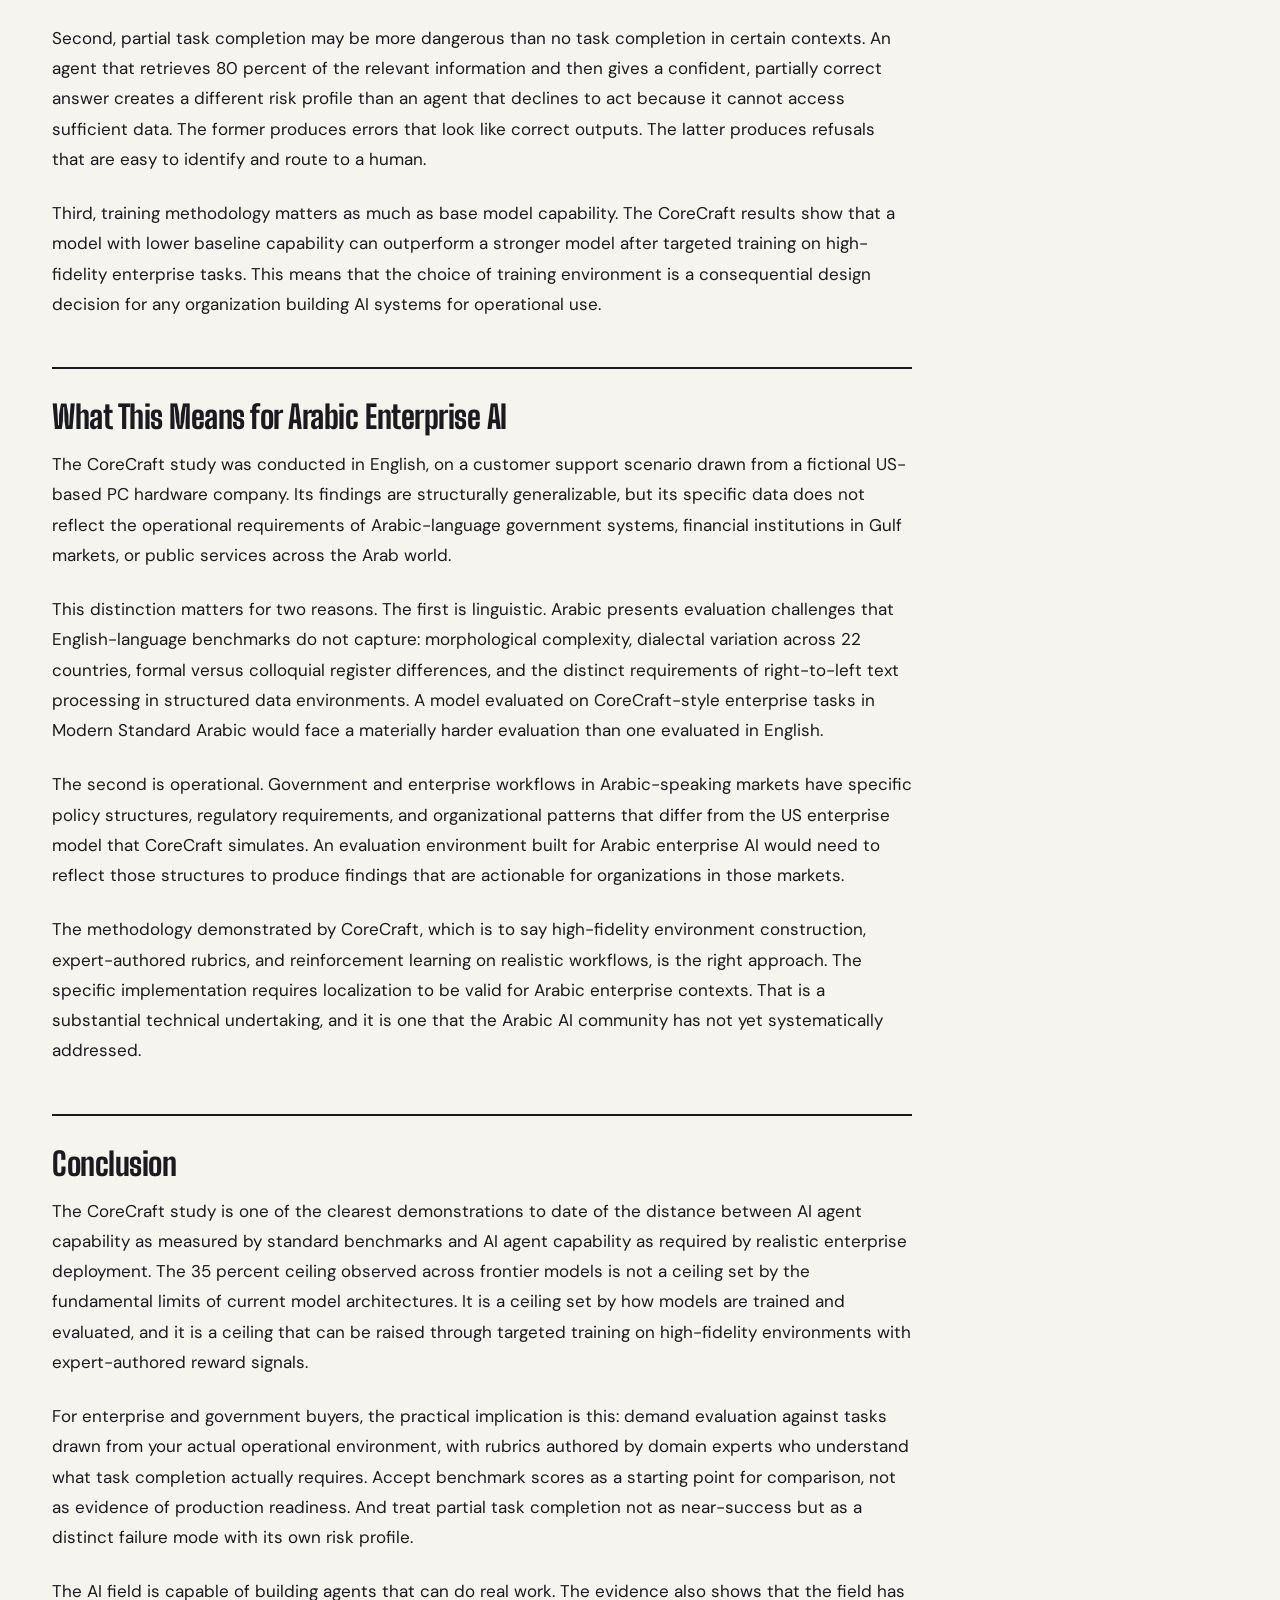
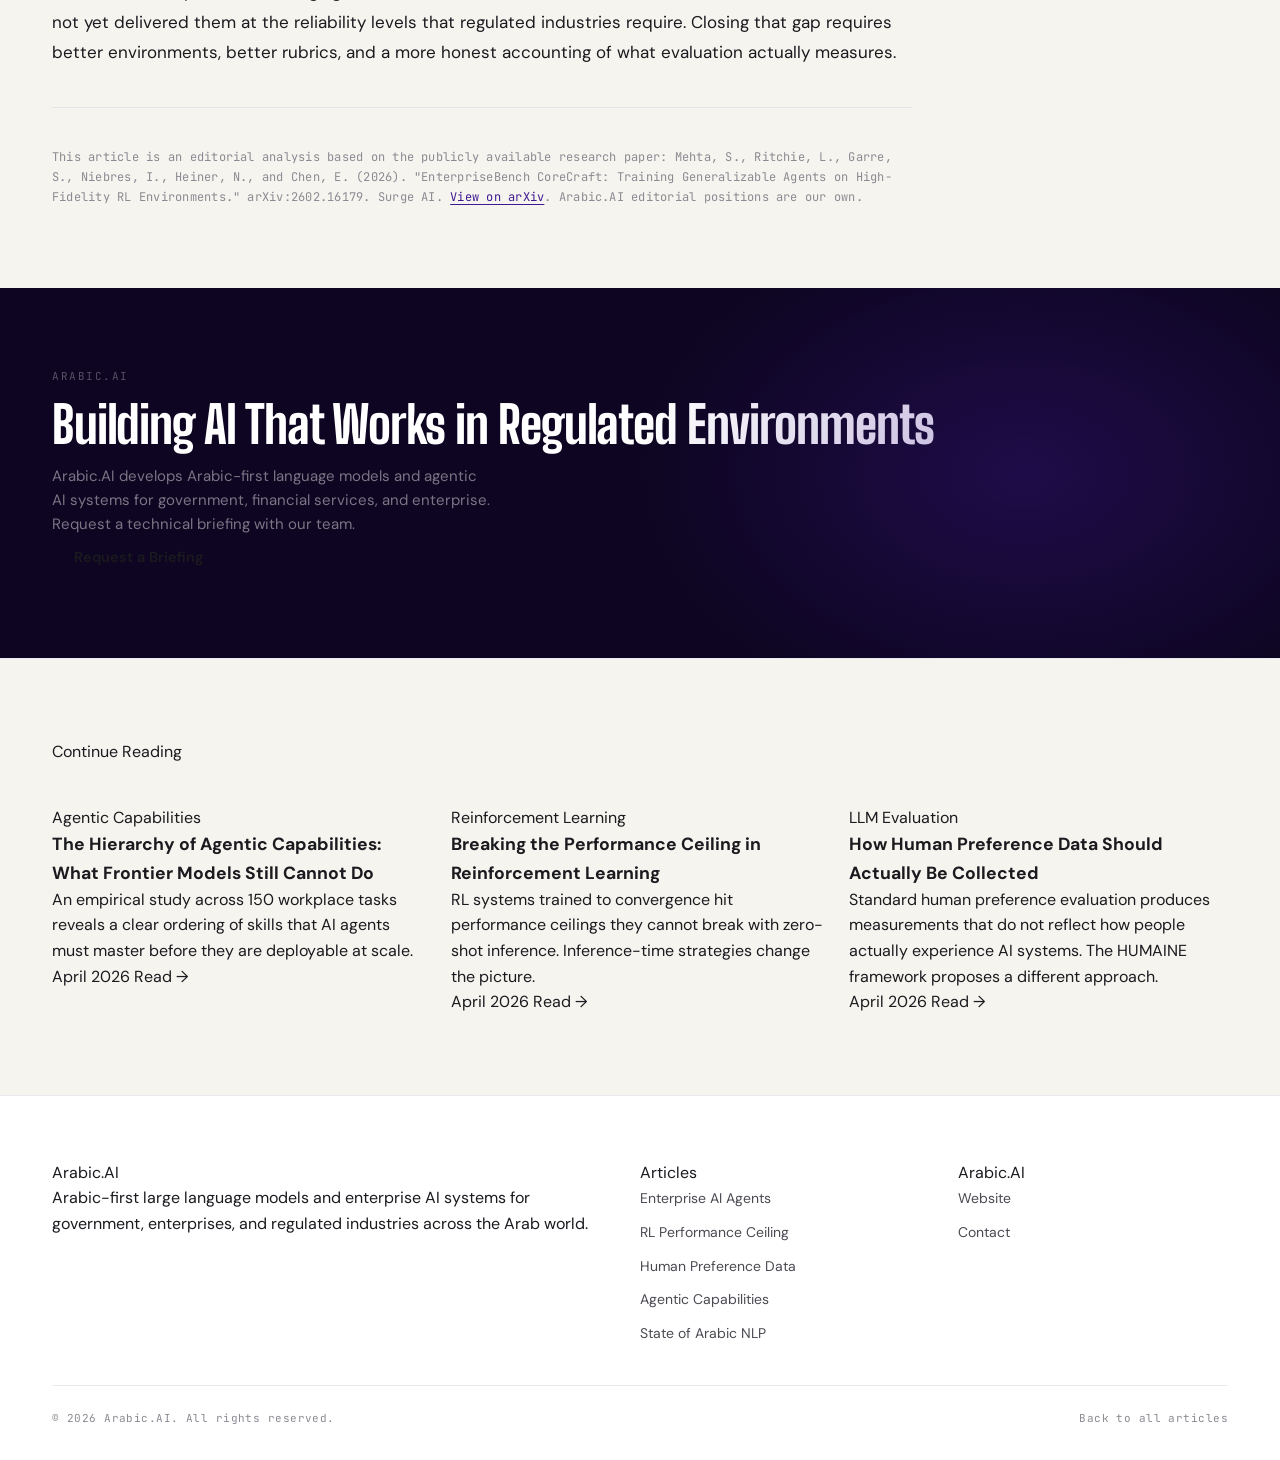
<file: articles/enterprise-ai-agents-still-fail.html>
<!DOCTYPE html>
<html lang="en">
<head>
  <meta charset="UTF-8" />
  <meta name="viewport" content="width=device-width, initial-scale=1.0" />
  <title>Why Enterprise AI Agents Still Fail at Real Work | Arabic.AI</title>
  <meta name="description" content="Frontier models solve fewer than 35% of enterprise tasks under expert rubric criteria. An analysis of the EnterpriseBench CoreCraft study and its implications for regulated AI deployments." />
  <link rel="preconnect" href="https://fonts.googleapis.com" />
  <link rel="preconnect" href="https://fonts.gstatic.com" crossorigin />
  <link href="https://fonts.googleapis.com/css2?family=Alexandria:wght@400;500;600;700;800&family=Big+Shoulders+Display:wght@600;700;800;900&family=DM+Sans:wght@400;500;600;700&family=JetBrains+Mono:wght@400;500&display=swap" rel="stylesheet" />
  <link rel="stylesheet" href="../assets/css/style.css" />
</head>
<body>

  <!-- NAVIGATION -->
  <nav class="site-nav" role="navigation" aria-label="Main navigation">
    <div class="site-nav__inner">
            <a href="../index.html" class="site-nav__logo" aria-label="Arabic.AI home">
        <img src="../assets/images/logo-full.svg" alt="Arabic.AI" height="22" style="display:block;">
      </a>
      <ul class="site-nav__links">
        <li><a href="../index.html" class="active">Articles</a></li>
        <li><a href="https://arabic.ai" target="_blank" rel="noopener">Arabic.AI</a></li>
        <li><a href="mailto:contact@arabic.ai" class="site-nav__cta">Request a Briefing</a></li>
      </ul>
    </div>
  </nav>

  <!-- ARTICLE HERO -->
  <header class="article-hero">
    <div class="container article-hero__inner">
      <nav class="article-hero__breadcrumb" aria-label="Breadcrumb">
        <a href="../index.html">Articles</a>
        <span class="article-hero__breadcrumb-sep">/</span>
        <span>Agent Evaluation</span>
      </nav>
      <div class="article-hero__category">
        Agent Evaluation</span>
      </div>
      <h1 class="article-hero__title display">
        Why Enterprise AI Agents Still<br>Fail at Real Work
      </h1>
      <p class="article-hero__subtitle">
        Frontier models from every major lab solve fewer than 35 percent of workplace tasks
        when measured against expert-authored rubric criteria. The gap between benchmark
        scores and production readiness is larger than the industry acknowledges.
      </p>
      <div class="article-hero__byline">
        <span class="article-hero__byline-item"><strong>Arabic.AI Editorial</strong></span>
        <div class="article-hero__byline-sep" aria-hidden="true"></div>
        <span class="article-hero__byline-item">April 2026</span>
        <div class="article-hero__byline-sep" aria-hidden="true"></div>
        <span class="article-hero__byline-item">12 min read</span>
        <div class="article-hero__byline-sep" aria-hidden="true"></div>
        <span class="article-hero__byline-item">Based on: EnterpriseBench CoreCraft (Mehta et al., 2026)</span>
      </div>
    </div>
  </header>

  <!-- ARTICLE LAYOUT -->
  <div class="article-layout">

    <!-- MAIN CONTENT -->
    <main class="article-body" id="article-content">

      <p>
        In mid-2025, Surge AI built a simulated enterprise called CoreCraft. It was not a toy.
        The environment modeled a customer support organization for a PC hardware retailer
        with over 2,500 entities, 14 entity types, and 23 distinct tools. Agents inside
        CoreCraft had to navigate order databases, customer records, shipping manifests,
        return policies, and internal knowledge bases to complete multi-step support tasks.
        It was, in structure and complexity, closer to a real enterprise environment than
        anything the AI field had previously used as a benchmark.
      </p>

      <p>
        Then Surge AI ran the best available AI models against it. The results were sobering.
        Frontier models including GPT-5.2, Claude Opus 4.6, and Gemini 3.1 Pro collectively
        solved fewer than 35 percent of tasks when all expert-authored rubric criteria were
        required to be satisfied. The strongest single model, GPT-5.2, achieved just 29.20 percent.
      </p>

      <p>
        For organizations evaluating AI for deployment in regulated workflows, government
        services, or any environment where incomplete task execution has real consequences,
        these numbers carry significant weight. This article explains what the CoreCraft
        study reveals, why benchmark scores systematically misrepresent production readiness,
        and what a more rigorous evaluation standard looks like.
      </p>

      <div class="stat-grid">
        <div class="stat-item">
          <span class="stat-item__value">&lt;35%</span>
          <span class="stat-item__label">Task completion rate for frontier models under full rubric criteria</span>
        </div>
        <div class="stat-item">
          <span class="stat-item__value">2,500+</span>
          <span class="stat-item__label">Entities in the CoreCraft enterprise simulation environment</span>
        </div>
        <div class="stat-item">
          <span class="stat-item__value">23</span>
          <span class="stat-item__label">Distinct tools agents must navigate to complete tasks</span>
        </div>
      </div>

      <h2 id="the-benchmark-problem">The Benchmark Problem</h2>

      <p>
        The AI industry has a measurement problem, and it has been accumulating for years.
        Standard benchmarks measure isolated capabilities: reading comprehension, mathematical
        reasoning, code generation, factual recall. These tests are useful for tracking model
        development, but they are structurally unable to answer the question that enterprise
        buyers actually need answered: can this model complete the work that my organization
        requires, under the conditions in which that work is performed?
      </p>

      <p>
        The difference between a benchmark task and an enterprise task is not a matter of
        difficulty. It is a matter of structure. Benchmark tasks are self-contained, clearly
        bounded, and evaluated against a predetermined correct answer or a small set of
        correct answers. Enterprise tasks are open-ended, stateful, and evaluated against
        outcomes that depend on context, policy, and the specific history of interactions
        within a session.
      </p>

      <p>
        A customer support agent that needs to determine whether a return is eligible must
        retrieve the original order date, verify it against the return policy, check whether
        the item was opened, apply any exceptions for defective goods, and communicate all
        of this accurately to the customer. Each of those steps requires a correct sub-decision.
        Getting four out of five right and failing the fifth does not produce a useful outcome.
        In a real support environment, partial completion can mean a refund processed incorrectly,
        a customer retained when they should have been escalated, or a policy exception granted
        without authorization.
      </p>

      <blockquote>
        <p>
          "The gap between what models score on benchmarks and what they actually accomplish in
          realistic workflows is not a calibration problem. It is a measurement problem. We have
          been measuring the wrong things."
        </p>
        <cite>Analysis of EnterpriseBench CoreCraft findings, Surge AI 2026</cite>
      </blockquote>

      <p>
        CoreCraft was designed specifically to expose this gap. Every task in the environment
        was written by domain experts who also wrote the evaluation rubrics. A task was counted
        as passed only when every criterion in the rubric was satisfied. This is a stricter
        standard than most production systems apply, which is part of the point: regulated
        industries often require exactly this level of completeness, because incomplete task
        execution has legal, financial, or safety implications.
      </p>

      <h2 id="failure-patterns">Three Failure Patterns That Persist Even in the Strongest Models</h2>

      <p>
        The CoreCraft study did not find that models failed randomly. The failures were
        structured and predictable. Three patterns appeared consistently across all evaluated
        models, including those that performed best overall.
      </p>

      <h3>Poor Search Strategy</h3>

      <p>
        When agents needed to locate specific information, they defaulted to generic search
        queries rather than constructing targeted ones. An agent asked about a customer order
        from a specific date would query "orders" rather than the order ID or the customer
        account. This produced results that were either too broad to act on or that required
        additional filtering steps the agent then failed to perform.
      </p>

      <p>
        This failure is not a knowledge failure. The models have the information they need
        to construct precise queries. The failure is architectural: models trained on single-turn
        instruction following do not develop robust strategies for multi-step information
        retrieval, because that skill is rarely evaluated directly.
      </p>

      <h3>Failure to Paginate Through Incomplete Results</h3>

      <p>
        When database queries or tool calls returned partial results with pagination markers,
        models frequently treated the first page as complete. They did not recognize cues
        indicating that additional results were available, and they proceeded to answer
        based on an incomplete data set.
      </p>

      <p>
        In practice, this means an agent might correctly determine that a customer is eligible
        for a return based on the most recent order visible in the results, while a second
        order from the same customer, which is outside the return window, goes unexamined.
        The agent gives a technically accurate answer about what it saw, but an operationally
        incorrect answer about the customer's actual situation.
      </p>

      <h3>Incomplete Tool Exploration</h3>

      <p>
        Agents consistently failed to use the full range of tools available to them. In
        environments with 23 distinct tools, models tended to rely on a subset of familiar
        tool types, such as simple database lookups and communication interfaces, while
        underusing diagnostic utilities, audit tools, and tools that required multi-step
        invocation sequences.
      </p>

      <p>
        This is consistent with what you would expect from models trained primarily on
        documentation and code rather than on sequential, goal-directed tool use in stateful
        environments. The model knows that a tool exists. It does not have a robust policy
        for when to use it.
      </p>

      <h2 id="what-training-on-realistic-environments-showed">What Training on Realistic Environments Showed</h2>

      <p>
        The most technically significant finding in the CoreCraft study was not the baseline
        failure rates. It was what happened when a model was trained directly on the environment.
      </p>

      <p>
        Surge AI took GLM 4.6, a 357-billion-parameter mixture-of-experts model with 32 billion
        active parameters, and fine-tuned it using Group Relative Policy Optimization with
        adaptive clipping, using CoreCraft's expert-authored rubrics as the reward signal.
        After a single epoch of training on 1,000 CoreCraft tasks, the model improved from
        a 25.37 percent to a 36.76 percent task pass rate on held-out evaluation tasks.
        That is an 11.39 percentage point improvement, which is larger than the capability
        gap between Claude Sonnet 4.5 and Claude Opus 4.5 on the same evaluation.
      </p>

      <div class="data-callout">
        <div class="data-callout__label label">Key Finding</div>
        <div class="data-callout__stat">+11.39pp</div>
        <p class="data-callout__desc">
          Task pass rate improvement after one epoch of RL training on CoreCraft, exceeding
          the capability gap between Claude Sonnet 4.5 and Claude Opus 4.5.
        </p>
      </div>

      <p>
        More significant than the in-distribution improvement was the transfer to benchmarks
        the model had never seen. Performance on BFCL Parallel function calling improved
        by 4.5 percent. On Tau2-Bench Retail, improvement was 7.4 percent. On Tool Decathlon
        at Pass@1, improvement was 6.8 percent. These benchmarks test capabilities that are
        structurally similar to CoreCraft tasks: multi-step retrieval, constraint satisfaction,
        and structured output generation.
      </p>

      <p>
        The interpretation the researchers offer is that high-fidelity environment training
        teaches generalizable workflow patterns rather than domain-specific heuristics. The
        model did not learn how to work at a PC hardware retailer. It learned how to navigate
        multi-step, constraint-bound workflows with incomplete information, which is a transferable
        skill that applies across enterprise contexts.
      </p>

      <h2 id="implications-for-regulated-industries">Implications for Regulated Industries</h2>

      <p>
        For organizations in government, financial services, healthcare, or any sector
        where task completeness has compliance implications, the CoreCraft findings point
        toward several practical conclusions.
      </p>

      <p>
        First, benchmark performance is not a reliable proxy for production readiness.
        A model that achieves 80 percent on a standard agentic benchmark may achieve
        30 percent on tasks drawn from your actual operational workflows. The evaluation
        methodology determines the measurement, and standard methodologies are not
        designed for enterprise conditions.
      </p>

      <p>
        Second, partial task completion may be more dangerous than no task completion
        in certain contexts. An agent that retrieves 80 percent of the relevant information
        and then gives a confident, partially correct answer creates a different risk profile
        than an agent that declines to act because it cannot access sufficient data. The
        former produces errors that look like correct outputs. The latter produces refusals
        that are easy to identify and route to a human.
      </p>

      <p>
        Third, training methodology matters as much as base model capability. The CoreCraft
        results show that a model with lower baseline capability can outperform a stronger
        model after targeted training on high-fidelity enterprise tasks. This means that
        the choice of training environment is a consequential design decision for any
        organization building AI systems for operational use.
      </p>

      <h2 id="what-this-means-for-arabic-enterprise-ai">What This Means for Arabic Enterprise AI</h2>

      <p>
        The CoreCraft study was conducted in English, on a customer support scenario drawn
        from a fictional US-based PC hardware company. Its findings are structurally
        generalizable, but its specific data does not reflect the operational requirements
        of Arabic-language government systems, financial institutions in Gulf markets,
        or public services across the Arab world.
      </p>

      <p>
        This distinction matters for two reasons. The first is linguistic. Arabic presents
        evaluation challenges that English-language benchmarks do not capture: morphological
        complexity, dialectal variation across 22 countries, formal versus colloquial register
        differences, and the distinct requirements of right-to-left text processing in
        structured data environments. A model evaluated on CoreCraft-style enterprise tasks
        in Modern Standard Arabic would face a materially harder evaluation than one evaluated
        in English.
      </p>

      <p>
        The second is operational. Government and enterprise workflows in Arabic-speaking
        markets have specific policy structures, regulatory requirements, and organizational
        patterns that differ from the US enterprise model that CoreCraft simulates. An
        evaluation environment built for Arabic enterprise AI would need to reflect those
        structures to produce findings that are actionable for organizations in those markets.
      </p>

      <p>
        The methodology demonstrated by CoreCraft, which is to say high-fidelity environment
        construction, expert-authored rubrics, and reinforcement learning on realistic
        workflows, is the right approach. The specific implementation requires localization
        to be valid for Arabic enterprise contexts. That is a substantial technical undertaking,
        and it is one that the Arabic AI community has not yet systematically addressed.
      </p>

      <h2 id="conclusion">Conclusion</h2>

      <p>
        The CoreCraft study is one of the clearest demonstrations to date of the distance
        between AI agent capability as measured by standard benchmarks and AI agent capability
        as required by realistic enterprise deployment. The 35 percent ceiling observed across
        frontier models is not a ceiling set by the fundamental limits of current model
        architectures. It is a ceiling set by how models are trained and evaluated, and it
        is a ceiling that can be raised through targeted training on high-fidelity environments
        with expert-authored reward signals.
      </p>

      <p>
        For enterprise and government buyers, the practical implication is this: demand
        evaluation against tasks drawn from your actual operational environment, with rubrics
        authored by domain experts who understand what task completion actually requires.
        Accept benchmark scores as a starting point for comparison, not as evidence of
        production readiness. And treat partial task completion not as near-success but
        as a distinct failure mode with its own risk profile.
      </p>

      <p>
        The AI field is capable of building agents that can do real work. The evidence also
        shows that the field has not yet delivered them at the reliability levels that
        regulated industries require. Closing that gap requires better environments,
        better rubrics, and a more honest accounting of what evaluation actually measures.
      </p>

      <hr class="divider" />

      <p class="source-note">
        This article is an editorial analysis based on the publicly available research paper:
        Mehta, S., Ritchie, L., Garre, S., Niebres, I., Heiner, N., and Chen, E. (2026).
        "EnterpriseBench CoreCraft: Training Generalizable Agents on High-Fidelity RL Environments."
        arXiv:2602.16179. Surge AI.
        <a href="https://arxiv.org/abs/2602.16179" target="_blank" rel="noopener">View on arXiv</a>.
        Arabic.AI editorial positions are our own.
      </p>

    </main>

    <!-- SIDEBAR -->
    <aside class="article-sidebar" aria-label="Article navigation">

      <div class="sidebar-card">
        <div class="sidebar-card__title">In This Article</div>
        <ul class="sidebar-toc">
          <li><a href="#the-benchmark-problem">The Benchmark Problem</a></li>
          <li><a href="#failure-patterns">Three Failure Patterns</a></li>
          <li><a href="#what-training-on-realistic-environments-showed">Training on Realistic Environments</a></li>
          <li><a href="#implications-for-regulated-industries">Implications for Regulated Industries</a></li>
          <li><a href="#what-this-means-for-arabic-enterprise-ai">Arabic Enterprise AI Context</a></li>
          <li><a href="#conclusion">Conclusion</a></li>
        </ul>
      </div>

      <div class="sidebar-card">
        <div class="sidebar-card__title">Related Articles</div>
        <ul class="sidebar-related">
          <li>
            <a href="hierarchy-of-agentic-capabilities.html">
              <span class="related-cat">Agentic Capabilities</span>
              The Hierarchy of Agentic Capabilities: What Frontier Models Still Cannot Do
            </a>
          </li>
          <li>
            <a href="breaking-rl-performance-ceiling.html">
              <span class="related-cat">Reinforcement Learning</span>
              Breaking the Performance Ceiling in Reinforcement Learning
            </a>
          </li>
          <li>
            <a href="how-human-preference-data-should-be-collected.html">
              <span class="related-cat">LLM Evaluation</span>
              How Human Preference Data Should Actually Be Collected
            </a>
          </li>
        </ul>
      </div>

      <div class="sidebar-card sidebar-cta">
        <div class="sidebar-card__title">Work With Arabic.AI</div>
        <p class="sidebar-cta__body">
          Arabic.AI builds enterprise-grade AI systems for regulated industries and
          government across Arabic-speaking markets.
        </p>
        <a href="mailto:contact@arabic.ai" class="btn btn--primary">Request a Briefing</a>
      </div>

    </aside>

  </div><!-- /.article-layout -->

  <!-- ARTICLE CTA -->
  <section class="article-cta" aria-label="Contact Arabic.AI">
    <div class="container">
      <div class="article-cta__label label">Arabic.AI</div>
      <h2 class="article-cta__title display">Building AI That Works in Regulated Environments</h2>
      <p class="article-cta__body">
        Arabic.AI develops Arabic-first language models and agentic AI systems for
        government, financial services, and enterprise. Request a technical briefing
        with our team.
      </p>
      <a href="mailto:contact@arabic.ai" class="btn btn--primary">Request a Briefing</a>
    </div>
  </section>

  <!-- RELATED ARTICLES -->
  <section class="related-section" aria-label="Related articles">
    <div class="container">
      <div class="section-header">
        <span class="section-header__title">Continue Reading</span>
      </div>
      <div class="related-grid">

        <article class="article-card">
          <div class="article-card__top-bar"></div>
          <div class="article-card__body">
            <div class="article-card__category">
              <span class="tag">Agentic Capabilities</span>
            </div>
            <h3 class="article-card__title" style="font-size: 1.1rem;">
              <a href="hierarchy-of-agentic-capabilities.html">
                The Hierarchy of Agentic Capabilities: What Frontier Models Still Cannot Do
              </a>
            </h3>
            <p class="article-card__excerpt">
              An empirical study across 150 workplace tasks reveals a clear ordering
              of skills that AI agents must master before they are deployable at scale.
            </p>
            <div class="article-card__footer">
              <span class="article-card__meta">April 2026</span>
              <a href="hierarchy-of-agentic-capabilities.html" class="article-card__read-link">Read &rarr;</a>
            </div>
          </div>
        </article>

        <article class="article-card">
          <div class="article-card__top-bar"></div>
          <div class="article-card__body">
            <div class="article-card__category">
              <span class="tag">Reinforcement Learning</span>
            </div>
            <h3 class="article-card__title" style="font-size: 1.1rem;">
              <a href="breaking-rl-performance-ceiling.html">
                Breaking the Performance Ceiling in Reinforcement Learning
              </a>
            </h3>
            <p class="article-card__excerpt">
              RL systems trained to convergence hit performance ceilings they cannot
              break with zero-shot inference. Inference-time strategies change the picture.
            </p>
            <div class="article-card__footer">
              <span class="article-card__meta">April 2026</span>
              <a href="breaking-rl-performance-ceiling.html" class="article-card__read-link">Read &rarr;</a>
            </div>
          </div>
        </article>

        <article class="article-card">
          <div class="article-card__top-bar"></div>
          <div class="article-card__body">
            <div class="article-card__category">
              <span class="tag">LLM Evaluation</span>
            </div>
            <h3 class="article-card__title" style="font-size: 1.1rem;">
              <a href="how-human-preference-data-should-be-collected.html">
                How Human Preference Data Should Actually Be Collected
              </a>
            </h3>
            <p class="article-card__excerpt">
              Standard human preference evaluation produces measurements that do not
              reflect how people actually experience AI systems. The HUMAINE framework
              proposes a different approach.
            </p>
            <div class="article-card__footer">
              <span class="article-card__meta">April 2026</span>
              <a href="how-human-preference-data-should-be-collected.html" class="article-card__read-link">Read &rarr;</a>
            </div>
          </div>
        </article>

      </div>
    </div>
  </section>

  <!-- FOOTER -->
  <footer class="site-footer">
    <div class="container">
      <div class="site-footer__grid">
        <div>
          <div class="site-footer__brand-name">Arabic.AI</div>
          <p class="site-footer__brand-desc">
            Arabic-first large language models and enterprise AI systems for government,
            enterprises, and regulated industries across the Arab world.
          </p>
        </div>
        <div>
          <div class="site-footer__col-title">Articles</div>
          <ul class="site-footer__links">
            <li><a href="enterprise-ai-agents-still-fail.html">Enterprise AI Agents</a></li>
            <li><a href="breaking-rl-performance-ceiling.html">RL Performance Ceiling</a></li>
            <li><a href="how-human-preference-data-should-be-collected.html">Human Preference Data</a></li>
            <li><a href="hierarchy-of-agentic-capabilities.html">Agentic Capabilities</a></li>
            <li><a href="state-of-arabic-nlp-2026.html">State of Arabic NLP</a></li>
          </ul>
        </div>
        <div>
          <div class="site-footer__col-title">Arabic.AI</div>
          <ul class="site-footer__links">
            <li><a href="https://arabic.ai" target="_blank" rel="noopener">Website</a></li>
            <li><a href="mailto:contact@arabic.ai">Contact</a></li>
          </ul>
        </div>
      </div>
      <div class="site-footer__bottom">
        <span>&copy; 2026 Arabic.AI. All rights reserved.</span>
        <a href="../index.html">Back to all articles</a>
      </div>
    </div>
  </footer>

</body>
</html>
</file>
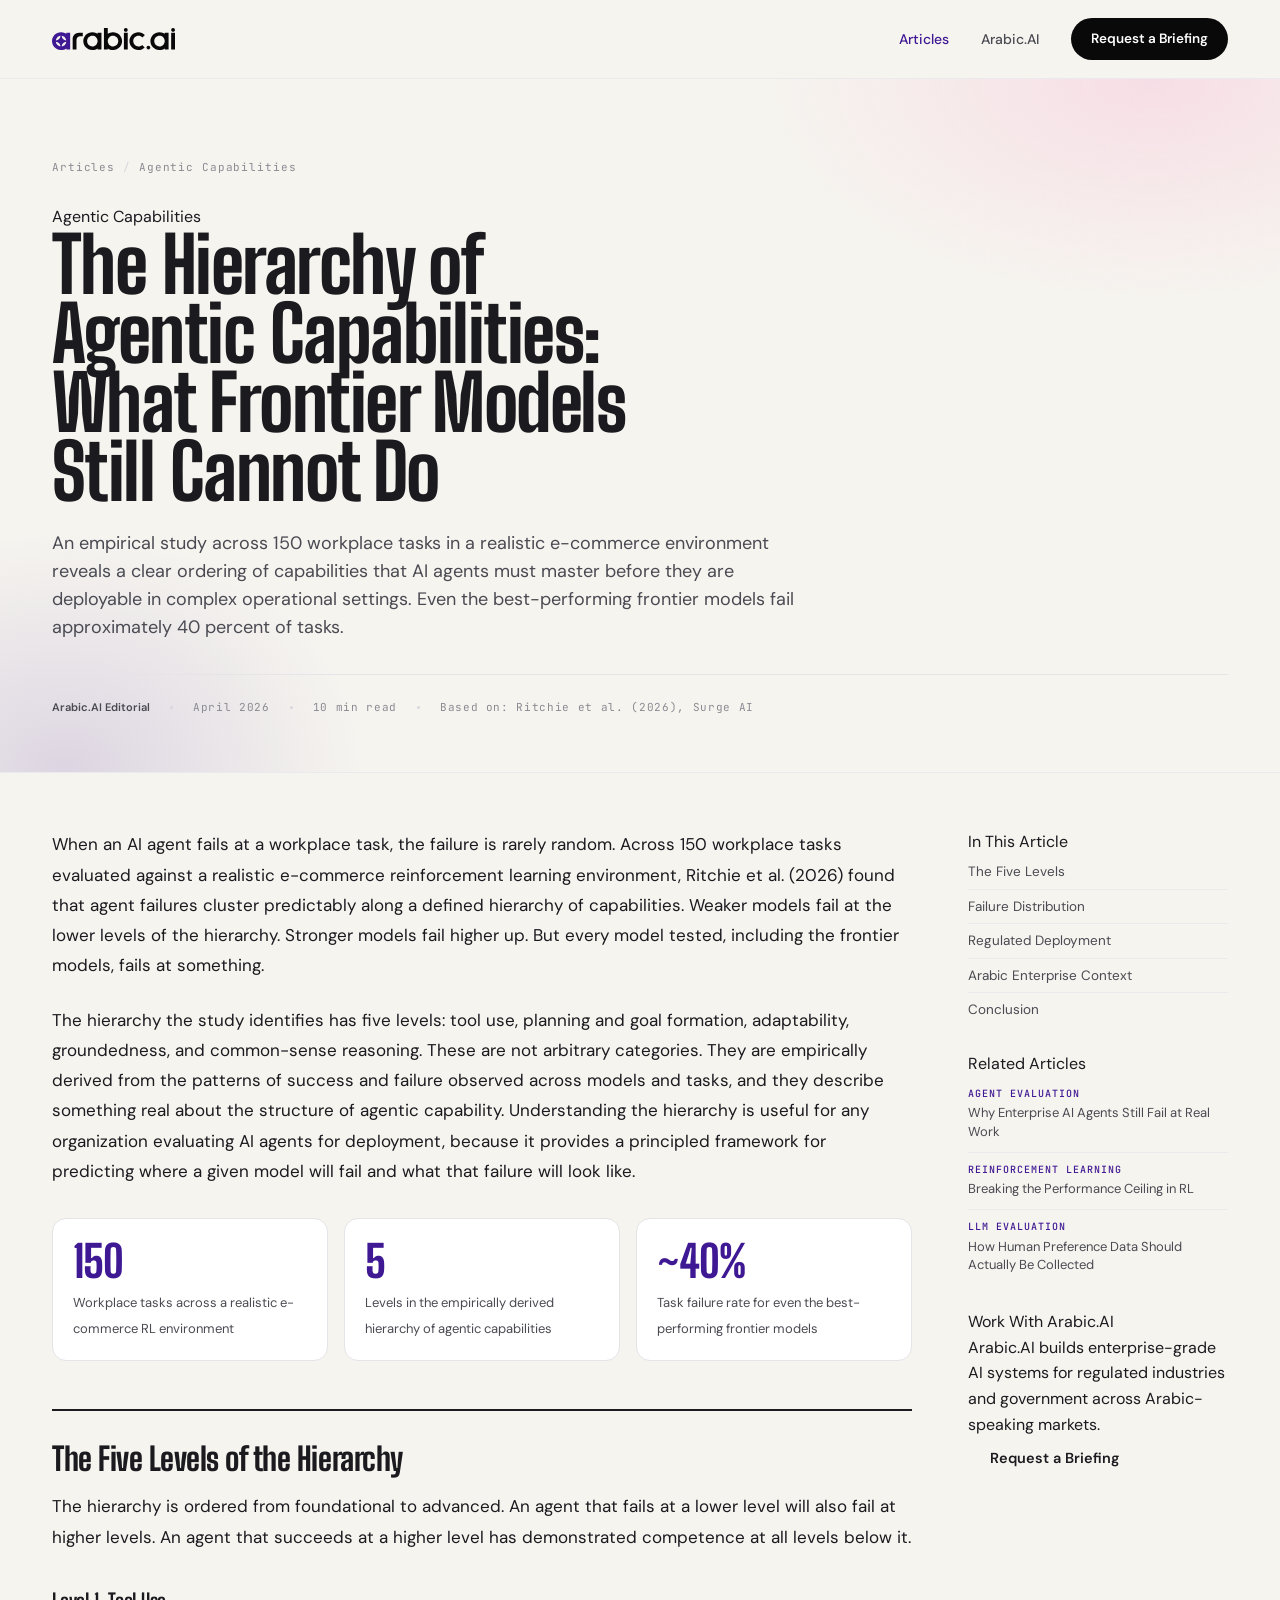
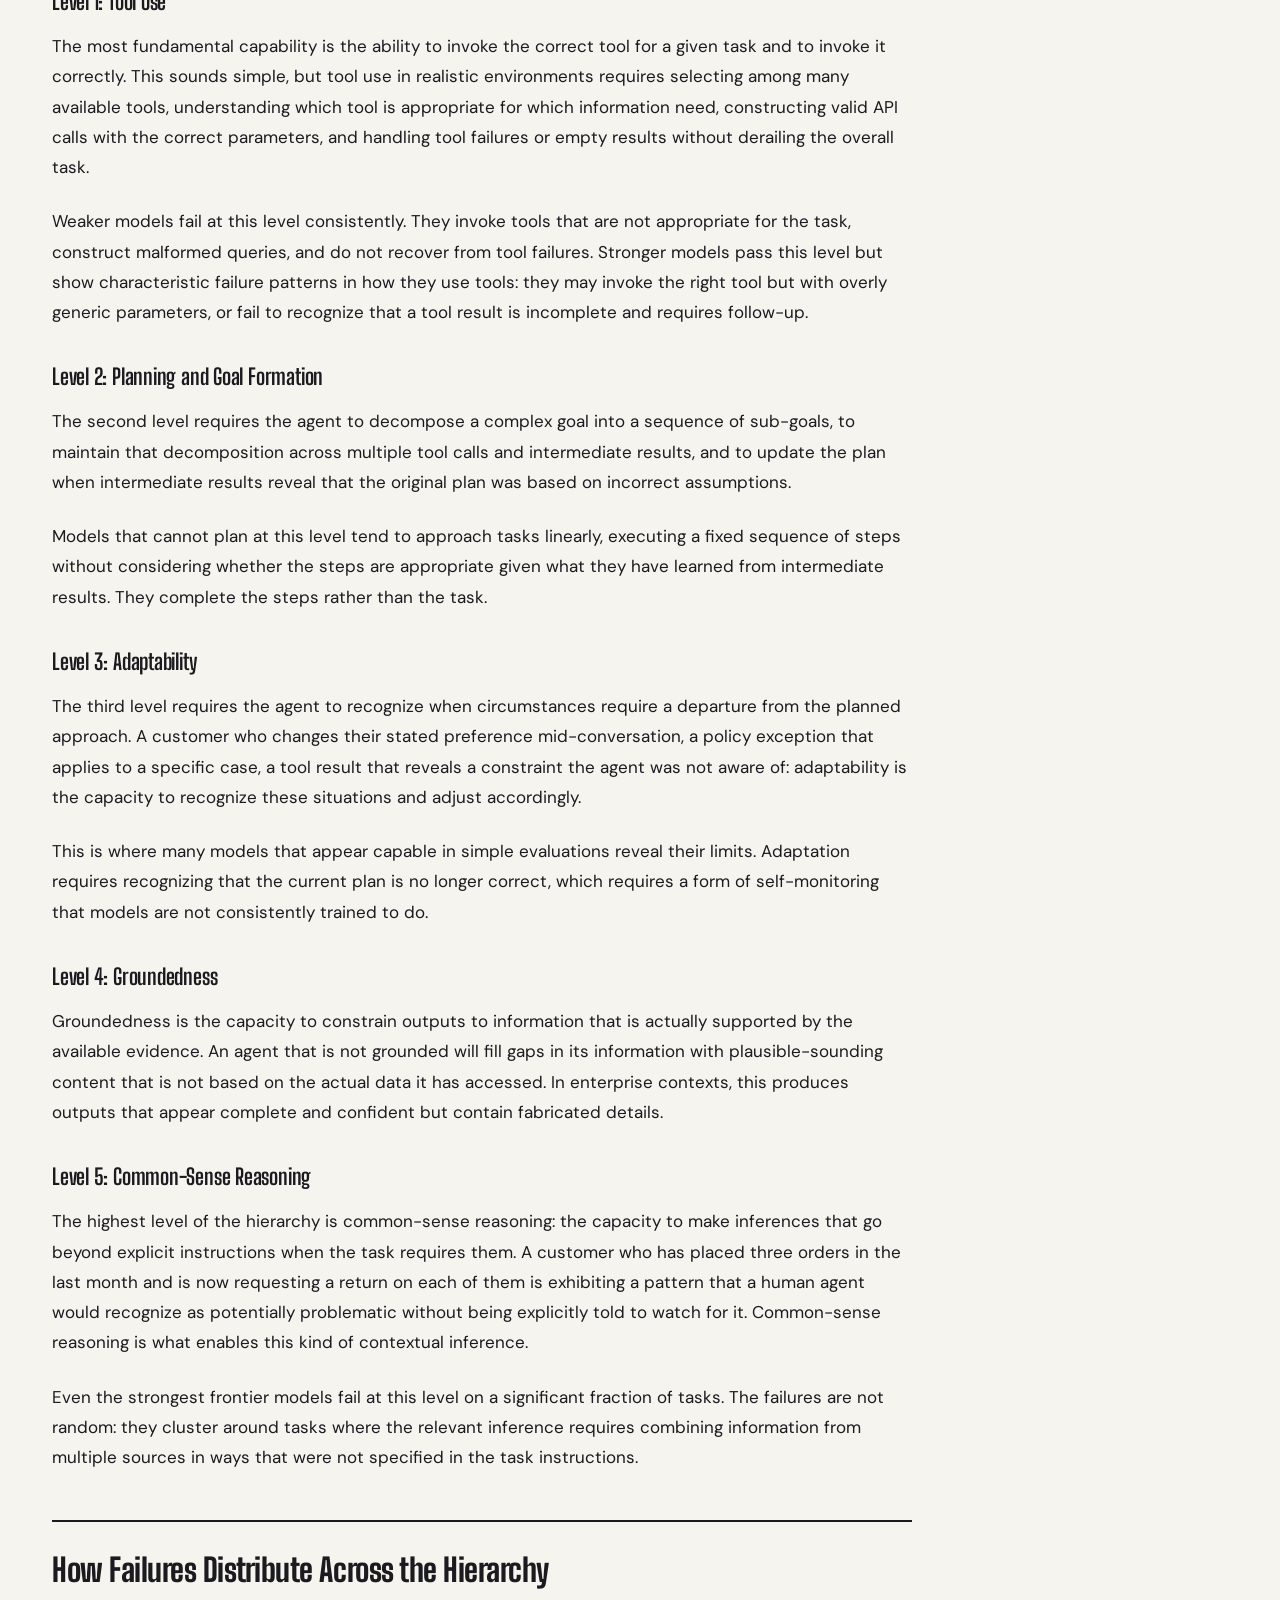
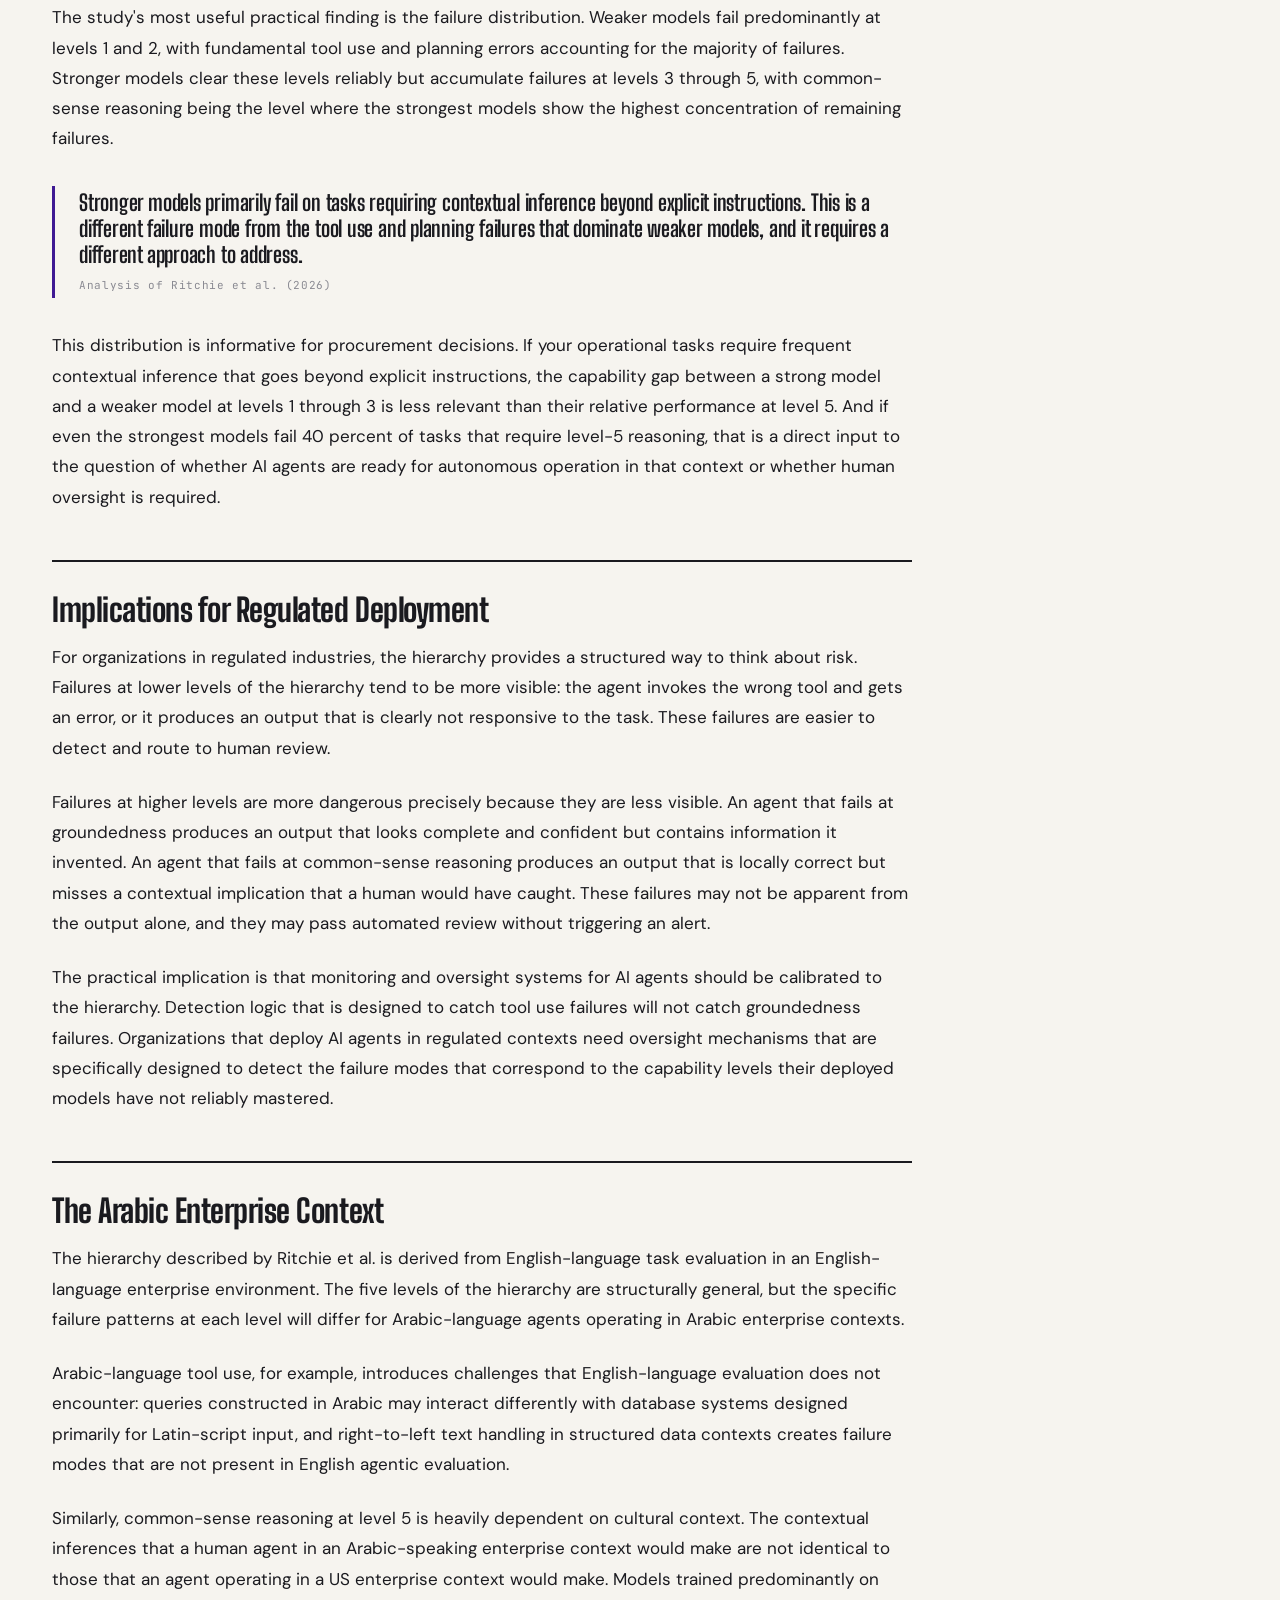
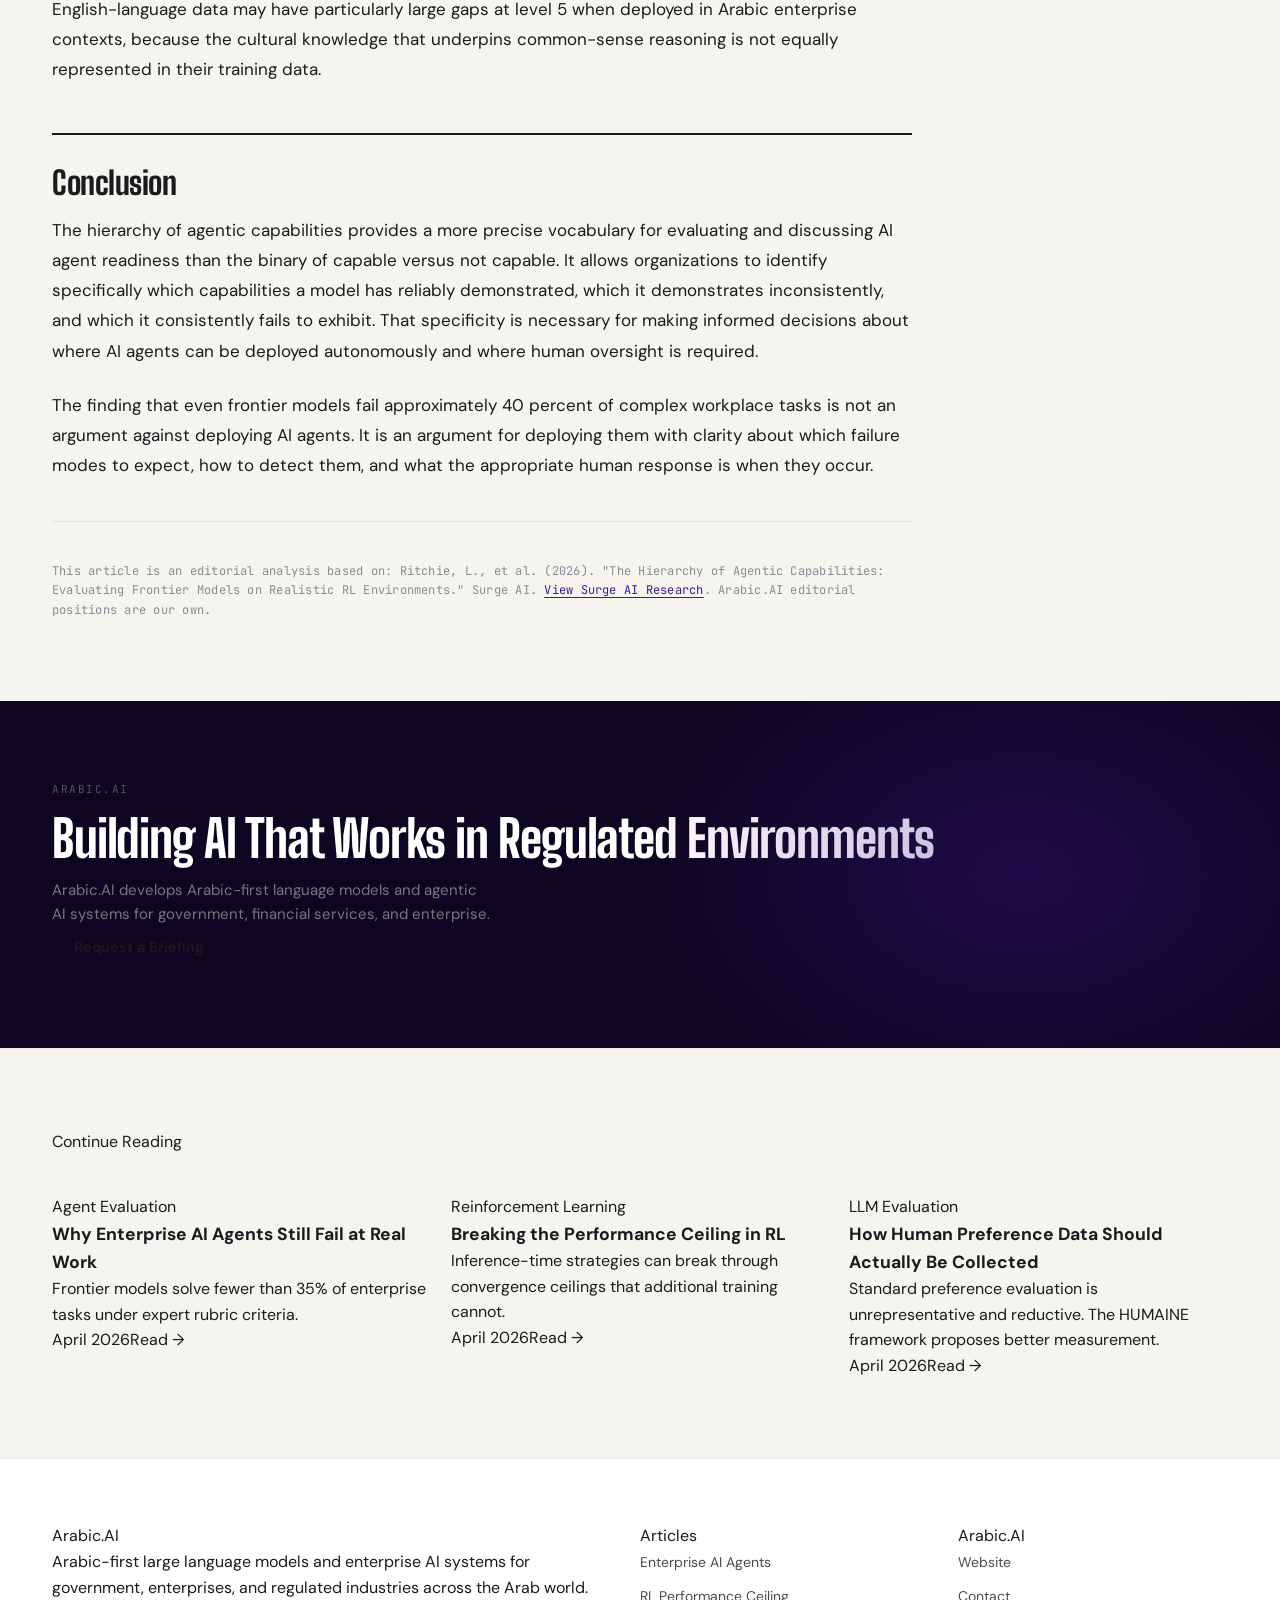
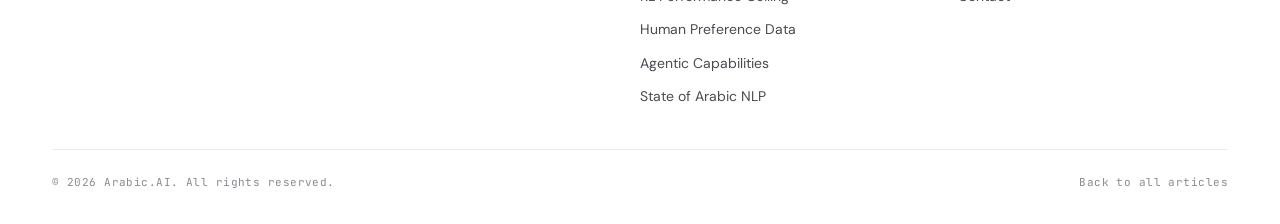
<file: articles/hierarchy-of-agentic-capabilities.html>
<!DOCTYPE html>
<html lang="en">
<head>
  <meta charset="UTF-8" />
  <meta name="viewport" content="width=device-width, initial-scale=1.0" />
  <title>The Hierarchy of Agentic Capabilities | Arabic.AI</title>
  <meta name="description" content="An empirical study across 150 workplace tasks reveals a clear ordering of capabilities that AI agents must master before they are deployable at enterprise scale. Even the best-performing models fail approximately 40% of tasks." />
  <link rel="preconnect" href="https://fonts.googleapis.com" />
  <link rel="preconnect" href="https://fonts.gstatic.com" crossorigin />
  <link href="https://fonts.googleapis.com/css2?family=Alexandria:wght@400;500;600;700;800&family=Big+Shoulders+Display:wght@600;700;800;900&family=DM+Sans:wght@400;500;600;700&family=JetBrains+Mono:wght@400;500&display=swap" rel="stylesheet" />
  <link rel="stylesheet" href="../assets/css/style.css" />
</head>
<body>

  <nav class="site-nav" role="navigation" aria-label="Main navigation">
    <div class="site-nav__inner">
            <a href="../index.html" class="site-nav__logo" aria-label="Arabic.AI home">
        <img src="../assets/images/logo-full.svg" alt="Arabic.AI" height="22" style="display:block;">
      </a>
      <ul class="site-nav__links">
        <li><a href="../index.html" class="active">Articles</a></li>
        <li><a href="https://arabic.ai" target="_blank" rel="noopener">Arabic.AI</a></li>
        <li><a href="mailto:contact@arabic.ai" class="site-nav__cta">Request a Briefing</a></li>
      </ul>
    </div>
  </nav>

  <header class="article-hero">
    <div class="container article-hero__inner">
      <nav class="article-hero__breadcrumb" aria-label="Breadcrumb">
        <a href="../index.html">Articles</a>
        <span class="article-hero__breadcrumb-sep">/</span>
        <span>Agentic Capabilities</span>
      </nav>
      <div class="article-hero__category">
        Agentic Capabilities</span>
      </div>
      <h1 class="article-hero__title display">
        The Hierarchy of Agentic Capabilities:<br>What Frontier Models Still Cannot Do
      </h1>
      <p class="article-hero__subtitle">
        An empirical study across 150 workplace tasks in a realistic e-commerce environment
        reveals a clear ordering of capabilities that AI agents must master before they are
        deployable in complex operational settings. Even the best-performing frontier models
        fail approximately 40 percent of tasks.
      </p>
      <div class="article-hero__byline">
        <span class="article-hero__byline-item"><strong>Arabic.AI Editorial</strong></span>
        <div class="article-hero__byline-sep" aria-hidden="true"></div>
        <span class="article-hero__byline-item">April 2026</span>
        <div class="article-hero__byline-sep" aria-hidden="true"></div>
        <span class="article-hero__byline-item">10 min read</span>
        <div class="article-hero__byline-sep" aria-hidden="true"></div>
        <span class="article-hero__byline-item">Based on: Ritchie et al. (2026), Surge AI</span>
      </div>
    </div>
  </header>

  <div class="article-layout">
    <main class="article-body" id="article-content">

      <p>
        When an AI agent fails at a workplace task, the failure is rarely random. Across
        150 workplace tasks evaluated against a realistic e-commerce reinforcement learning
        environment, Ritchie et al. (2026) found that agent failures cluster predictably
        along a defined hierarchy of capabilities. Weaker models fail at the lower levels
        of the hierarchy. Stronger models fail higher up. But every model tested, including
        the frontier models, fails at something.
      </p>

      <p>
        The hierarchy the study identifies has five levels: tool use, planning and goal
        formation, adaptability, groundedness, and common-sense reasoning. These are not
        arbitrary categories. They are empirically derived from the patterns of success
        and failure observed across models and tasks, and they describe something real
        about the structure of agentic capability. Understanding the hierarchy is useful
        for any organization evaluating AI agents for deployment, because it provides
        a principled framework for predicting where a given model will fail and what
        that failure will look like.
      </p>

      <div class="stat-grid">
        <div class="stat-item">
          <span class="stat-item__value">150</span>
          <span class="stat-item__label">Workplace tasks across a realistic e-commerce RL environment</span>
        </div>
        <div class="stat-item">
          <span class="stat-item__value">5</span>
          <span class="stat-item__label">Levels in the empirically derived hierarchy of agentic capabilities</span>
        </div>
        <div class="stat-item">
          <span class="stat-item__value">~40%</span>
          <span class="stat-item__label">Task failure rate for even the best-performing frontier models</span>
        </div>
      </div>

      <h2 id="the-five-levels">The Five Levels of the Hierarchy</h2>

      <p>
        The hierarchy is ordered from foundational to advanced. An agent that fails at a
        lower level will also fail at higher levels. An agent that succeeds at a higher
        level has demonstrated competence at all levels below it.
      </p>

      <h3>Level 1: Tool Use</h3>

      <p>
        The most fundamental capability is the ability to invoke the correct tool for
        a given task and to invoke it correctly. This sounds simple, but tool use in
        realistic environments requires selecting among many available tools, understanding
        which tool is appropriate for which information need, constructing valid API calls
        with the correct parameters, and handling tool failures or empty results without
        derailing the overall task.
      </p>

      <p>
        Weaker models fail at this level consistently. They invoke tools that are not
        appropriate for the task, construct malformed queries, and do not recover from
        tool failures. Stronger models pass this level but show characteristic failure
        patterns in how they use tools: they may invoke the right tool but with overly
        generic parameters, or fail to recognize that a tool result is incomplete and
        requires follow-up.
      </p>

      <h3>Level 2: Planning and Goal Formation</h3>

      <p>
        The second level requires the agent to decompose a complex goal into a sequence
        of sub-goals, to maintain that decomposition across multiple tool calls and
        intermediate results, and to update the plan when intermediate results reveal
        that the original plan was based on incorrect assumptions.
      </p>

      <p>
        Models that cannot plan at this level tend to approach tasks linearly, executing
        a fixed sequence of steps without considering whether the steps are appropriate
        given what they have learned from intermediate results. They complete the steps
        rather than the task.
      </p>

      <h3>Level 3: Adaptability</h3>

      <p>
        The third level requires the agent to recognize when circumstances require a
        departure from the planned approach. A customer who changes their stated preference
        mid-conversation, a policy exception that applies to a specific case, a tool result
        that reveals a constraint the agent was not aware of: adaptability is the capacity
        to recognize these situations and adjust accordingly.
      </p>

      <p>
        This is where many models that appear capable in simple evaluations reveal their
        limits. Adaptation requires recognizing that the current plan is no longer correct,
        which requires a form of self-monitoring that models are not consistently trained to do.
      </p>

      <h3>Level 4: Groundedness</h3>

      <p>
        Groundedness is the capacity to constrain outputs to information that is actually
        supported by the available evidence. An agent that is not grounded will fill gaps
        in its information with plausible-sounding content that is not based on the actual
        data it has accessed. In enterprise contexts, this produces outputs that appear
        complete and confident but contain fabricated details.
      </p>

      <h3>Level 5: Common-Sense Reasoning</h3>

      <p>
        The highest level of the hierarchy is common-sense reasoning: the capacity to make
        inferences that go beyond explicit instructions when the task requires them. A
        customer who has placed three orders in the last month and is now requesting a return
        on each of them is exhibiting a pattern that a human agent would recognize as
        potentially problematic without being explicitly told to watch for it. Common-sense
        reasoning is what enables this kind of contextual inference.
      </p>

      <p>
        Even the strongest frontier models fail at this level on a significant fraction of
        tasks. The failures are not random: they cluster around tasks where the relevant
        inference requires combining information from multiple sources in ways that were
        not specified in the task instructions.
      </p>

      <h2 id="failure-distribution">How Failures Distribute Across the Hierarchy</h2>

      <p>
        The study's most useful practical finding is the failure distribution. Weaker models
        fail predominantly at levels 1 and 2, with fundamental tool use and planning errors
        accounting for the majority of failures. Stronger models clear these levels reliably
        but accumulate failures at levels 3 through 5, with common-sense reasoning being
        the level where the strongest models show the highest concentration of remaining failures.
      </p>

      <blockquote>
        <p>
          Stronger models primarily fail on tasks requiring contextual inference beyond
          explicit instructions. This is a different failure mode from the tool use and
          planning failures that dominate weaker models, and it requires a different approach
          to address.
        </p>
        <cite>Analysis of Ritchie et al. (2026)</cite>
      </blockquote>

      <p>
        This distribution is informative for procurement decisions. If your operational
        tasks require frequent contextual inference that goes beyond explicit instructions,
        the capability gap between a strong model and a weaker model at levels 1 through 3
        is less relevant than their relative performance at level 5. And if even the strongest
        models fail 40 percent of tasks that require level-5 reasoning, that is a direct
        input to the question of whether AI agents are ready for autonomous operation in
        that context or whether human oversight is required.
      </p>

      <h2 id="implications-for-regulated-deployment">Implications for Regulated Deployment</h2>

      <p>
        For organizations in regulated industries, the hierarchy provides a structured way
        to think about risk. Failures at lower levels of the hierarchy tend to be more
        visible: the agent invokes the wrong tool and gets an error, or it produces an
        output that is clearly not responsive to the task. These failures are easier to
        detect and route to human review.
      </p>

      <p>
        Failures at higher levels are more dangerous precisely because they are less
        visible. An agent that fails at groundedness produces an output that looks complete
        and confident but contains information it invented. An agent that fails at common-sense
        reasoning produces an output that is locally correct but misses a contextual implication
        that a human would have caught. These failures may not be apparent from the output
        alone, and they may pass automated review without triggering an alert.
      </p>

      <p>
        The practical implication is that monitoring and oversight systems for AI agents
        should be calibrated to the hierarchy. Detection logic that is designed to catch
        tool use failures will not catch groundedness failures. Organizations that deploy
        AI agents in regulated contexts need oversight mechanisms that are specifically
        designed to detect the failure modes that correspond to the capability levels their
        deployed models have not reliably mastered.
      </p>

      <h2 id="arabic-enterprise-context">The Arabic Enterprise Context</h2>

      <p>
        The hierarchy described by Ritchie et al. is derived from English-language task
        evaluation in an English-language enterprise environment. The five levels of the
        hierarchy are structurally general, but the specific failure patterns at each level
        will differ for Arabic-language agents operating in Arabic enterprise contexts.
      </p>

      <p>
        Arabic-language tool use, for example, introduces challenges that English-language
        evaluation does not encounter: queries constructed in Arabic may interact differently
        with database systems designed primarily for Latin-script input, and right-to-left
        text handling in structured data contexts creates failure modes that are not present
        in English agentic evaluation.
      </p>

      <p>
        Similarly, common-sense reasoning at level 5 is heavily dependent on cultural
        context. The contextual inferences that a human agent in an Arabic-speaking
        enterprise context would make are not identical to those that an agent operating
        in a US enterprise context would make. Models trained predominantly on English-language
        data may have particularly large gaps at level 5 when deployed in Arabic enterprise
        contexts, because the cultural knowledge that underpins common-sense reasoning
        is not equally represented in their training data.
      </p>

      <h2 id="conclusion">Conclusion</h2>

      <p>
        The hierarchy of agentic capabilities provides a more precise vocabulary for
        evaluating and discussing AI agent readiness than the binary of capable versus
        not capable. It allows organizations to identify specifically which capabilities
        a model has reliably demonstrated, which it demonstrates inconsistently, and which
        it consistently fails to exhibit. That specificity is necessary for making
        informed decisions about where AI agents can be deployed autonomously and where
        human oversight is required.
      </p>

      <p>
        The finding that even frontier models fail approximately 40 percent of complex
        workplace tasks is not an argument against deploying AI agents. It is an argument
        for deploying them with clarity about which failure modes to expect, how to detect
        them, and what the appropriate human response is when they occur.
      </p>

      <hr class="divider" />

      <p class="source-note">
        This article is an editorial analysis based on: Ritchie, L., et al. (2026).
        "The Hierarchy of Agentic Capabilities: Evaluating Frontier Models on Realistic RL Environments."
        Surge AI.
        <a href="https://surgehq.ai/research" target="_blank" rel="noopener">View Surge AI Research</a>.
        Arabic.AI editorial positions are our own.
      </p>

    </main>

    <aside class="article-sidebar" aria-label="Article navigation">
      <div class="sidebar-card">
        <div class="sidebar-card__title">In This Article</div>
        <ul class="sidebar-toc">
          <li><a href="#the-five-levels">The Five Levels</a></li>
          <li><a href="#failure-distribution">Failure Distribution</a></li>
          <li><a href="#implications-for-regulated-deployment">Regulated Deployment</a></li>
          <li><a href="#arabic-enterprise-context">Arabic Enterprise Context</a></li>
          <li><a href="#conclusion">Conclusion</a></li>
        </ul>
      </div>
      <div class="sidebar-card">
        <div class="sidebar-card__title">Related Articles</div>
        <ul class="sidebar-related">
          <li>
            <a href="enterprise-ai-agents-still-fail.html">
              <span class="related-cat">Agent Evaluation</span>
              Why Enterprise AI Agents Still Fail at Real Work
            </a>
          </li>
          <li>
            <a href="breaking-rl-performance-ceiling.html">
              <span class="related-cat">Reinforcement Learning</span>
              Breaking the Performance Ceiling in RL
            </a>
          </li>
          <li>
            <a href="how-human-preference-data-should-be-collected.html">
              <span class="related-cat">LLM Evaluation</span>
              How Human Preference Data Should Actually Be Collected
            </a>
          </li>
        </ul>
      </div>
      <div class="sidebar-card sidebar-cta">
        <div class="sidebar-card__title">Work With Arabic.AI</div>
        <p class="sidebar-cta__body">Arabic.AI builds enterprise-grade AI systems for regulated industries and government across Arabic-speaking markets.</p>
        <a href="mailto:contact@arabic.ai" class="btn btn--primary">Request a Briefing</a>
      </div>
    </aside>

  </div>

  <section class="article-cta" aria-label="Contact Arabic.AI">
    <div class="container">
      <div class="article-cta__label label">Arabic.AI</div>
      <h2 class="article-cta__title display">Building AI That Works in Regulated Environments</h2>
      <p class="article-cta__body">Arabic.AI develops Arabic-first language models and agentic AI systems for government, financial services, and enterprise.</p>
      <a href="mailto:contact@arabic.ai" class="btn btn--primary">Request a Briefing</a>
    </div>
  </section>

  <section class="related-section" aria-label="Related articles">
    <div class="container">
      <div class="section-header"><span class="section-header__title">Continue Reading</span></div>
      <div class="related-grid">
        <article class="article-card">
          <div class="article-card__top-bar"></div>
          <div class="article-card__body">
            <div class="article-card__category"><span class="tag">Agent Evaluation</span></div>
            <h3 class="article-card__title" style="font-size: 1.1rem;"><a href="enterprise-ai-agents-still-fail.html">Why Enterprise AI Agents Still Fail at Real Work</a></h3>
            <p class="article-card__excerpt">Frontier models solve fewer than 35% of enterprise tasks under expert rubric criteria.</p>
            <div class="article-card__footer"><span class="article-card__meta">April 2026</span><a href="enterprise-ai-agents-still-fail.html" class="article-card__read-link">Read &rarr;</a></div>
          </div>
        </article>
        <article class="article-card">
          <div class="article-card__top-bar"></div>
          <div class="article-card__body">
            <div class="article-card__category"><span class="tag">Reinforcement Learning</span></div>
            <h3 class="article-card__title" style="font-size: 1.1rem;"><a href="breaking-rl-performance-ceiling.html">Breaking the Performance Ceiling in RL</a></h3>
            <p class="article-card__excerpt">Inference-time strategies can break through convergence ceilings that additional training cannot.</p>
            <div class="article-card__footer"><span class="article-card__meta">April 2026</span><a href="breaking-rl-performance-ceiling.html" class="article-card__read-link">Read &rarr;</a></div>
          </div>
        </article>
        <article class="article-card">
          <div class="article-card__top-bar"></div>
          <div class="article-card__body">
            <div class="article-card__category"><span class="tag">LLM Evaluation</span></div>
            <h3 class="article-card__title" style="font-size: 1.1rem;"><a href="how-human-preference-data-should-be-collected.html">How Human Preference Data Should Actually Be Collected</a></h3>
            <p class="article-card__excerpt">Standard preference evaluation is unrepresentative and reductive. The HUMAINE framework proposes better measurement.</p>
            <div class="article-card__footer"><span class="article-card__meta">April 2026</span><a href="how-human-preference-data-should-be-collected.html" class="article-card__read-link">Read &rarr;</a></div>
          </div>
        </article>
      </div>
    </div>
  </section>

  <footer class="site-footer">
    <div class="container">
      <div class="site-footer__grid">
        <div>
          <div class="site-footer__brand-name">Arabic.AI</div>
          <p class="site-footer__brand-desc">Arabic-first large language models and enterprise AI systems for government, enterprises, and regulated industries across the Arab world.</p>
        </div>
        <div>
          <div class="site-footer__col-title">Articles</div>
          <ul class="site-footer__links">
            <li><a href="enterprise-ai-agents-still-fail.html">Enterprise AI Agents</a></li>
            <li><a href="breaking-rl-performance-ceiling.html">RL Performance Ceiling</a></li>
            <li><a href="how-human-preference-data-should-be-collected.html">Human Preference Data</a></li>
            <li><a href="hierarchy-of-agentic-capabilities.html">Agentic Capabilities</a></li>
            <li><a href="state-of-arabic-nlp-2026.html">State of Arabic NLP</a></li>
          </ul>
        </div>
        <div>
          <div class="site-footer__col-title">Arabic.AI</div>
          <ul class="site-footer__links">
            <li><a href="https://arabic.ai" target="_blank" rel="noopener">Website</a></li>
            <li><a href="mailto:contact@arabic.ai">Contact</a></li>
          </ul>
        </div>
      </div>
      <div class="site-footer__bottom">
        <span>&copy; 2026 Arabic.AI. All rights reserved.</span>
        <a href="../index.html">Back to all articles</a>
      </div>
    </div>
  </footer>

</body>
</html>
</file>
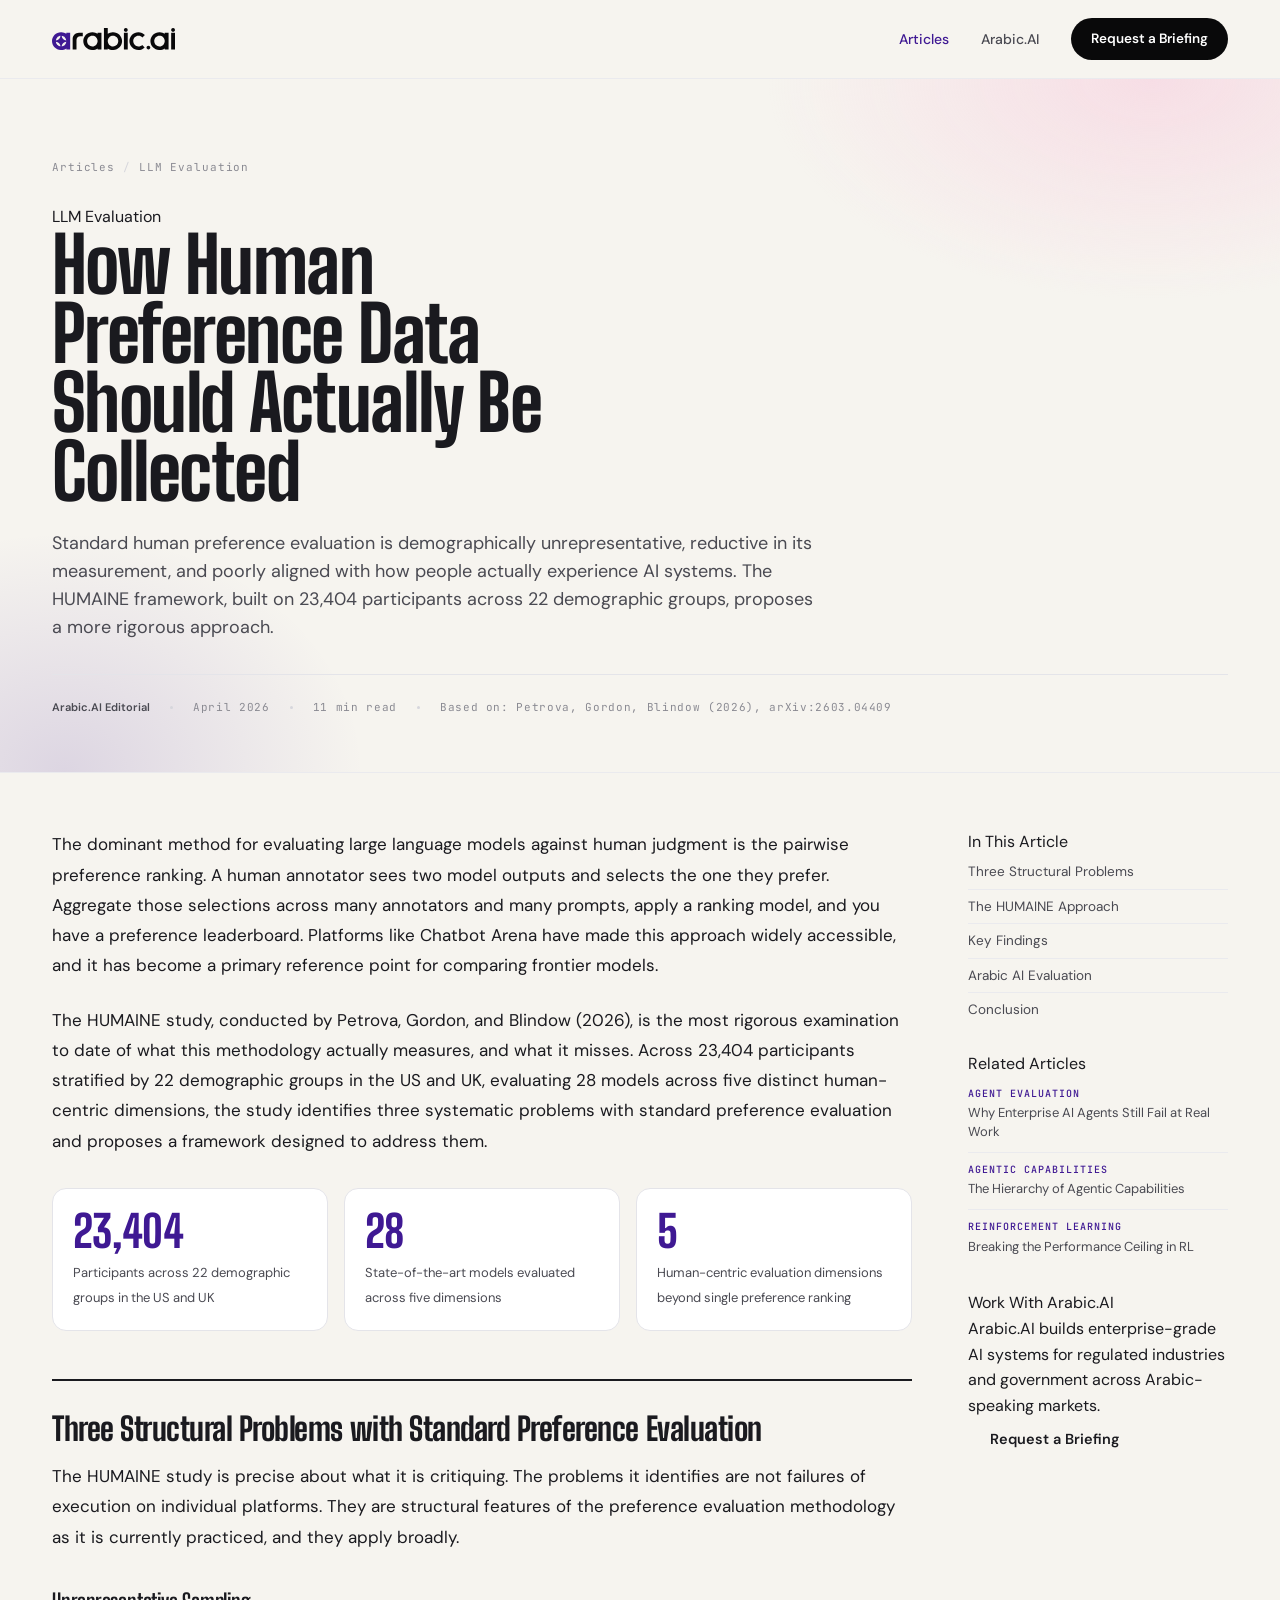
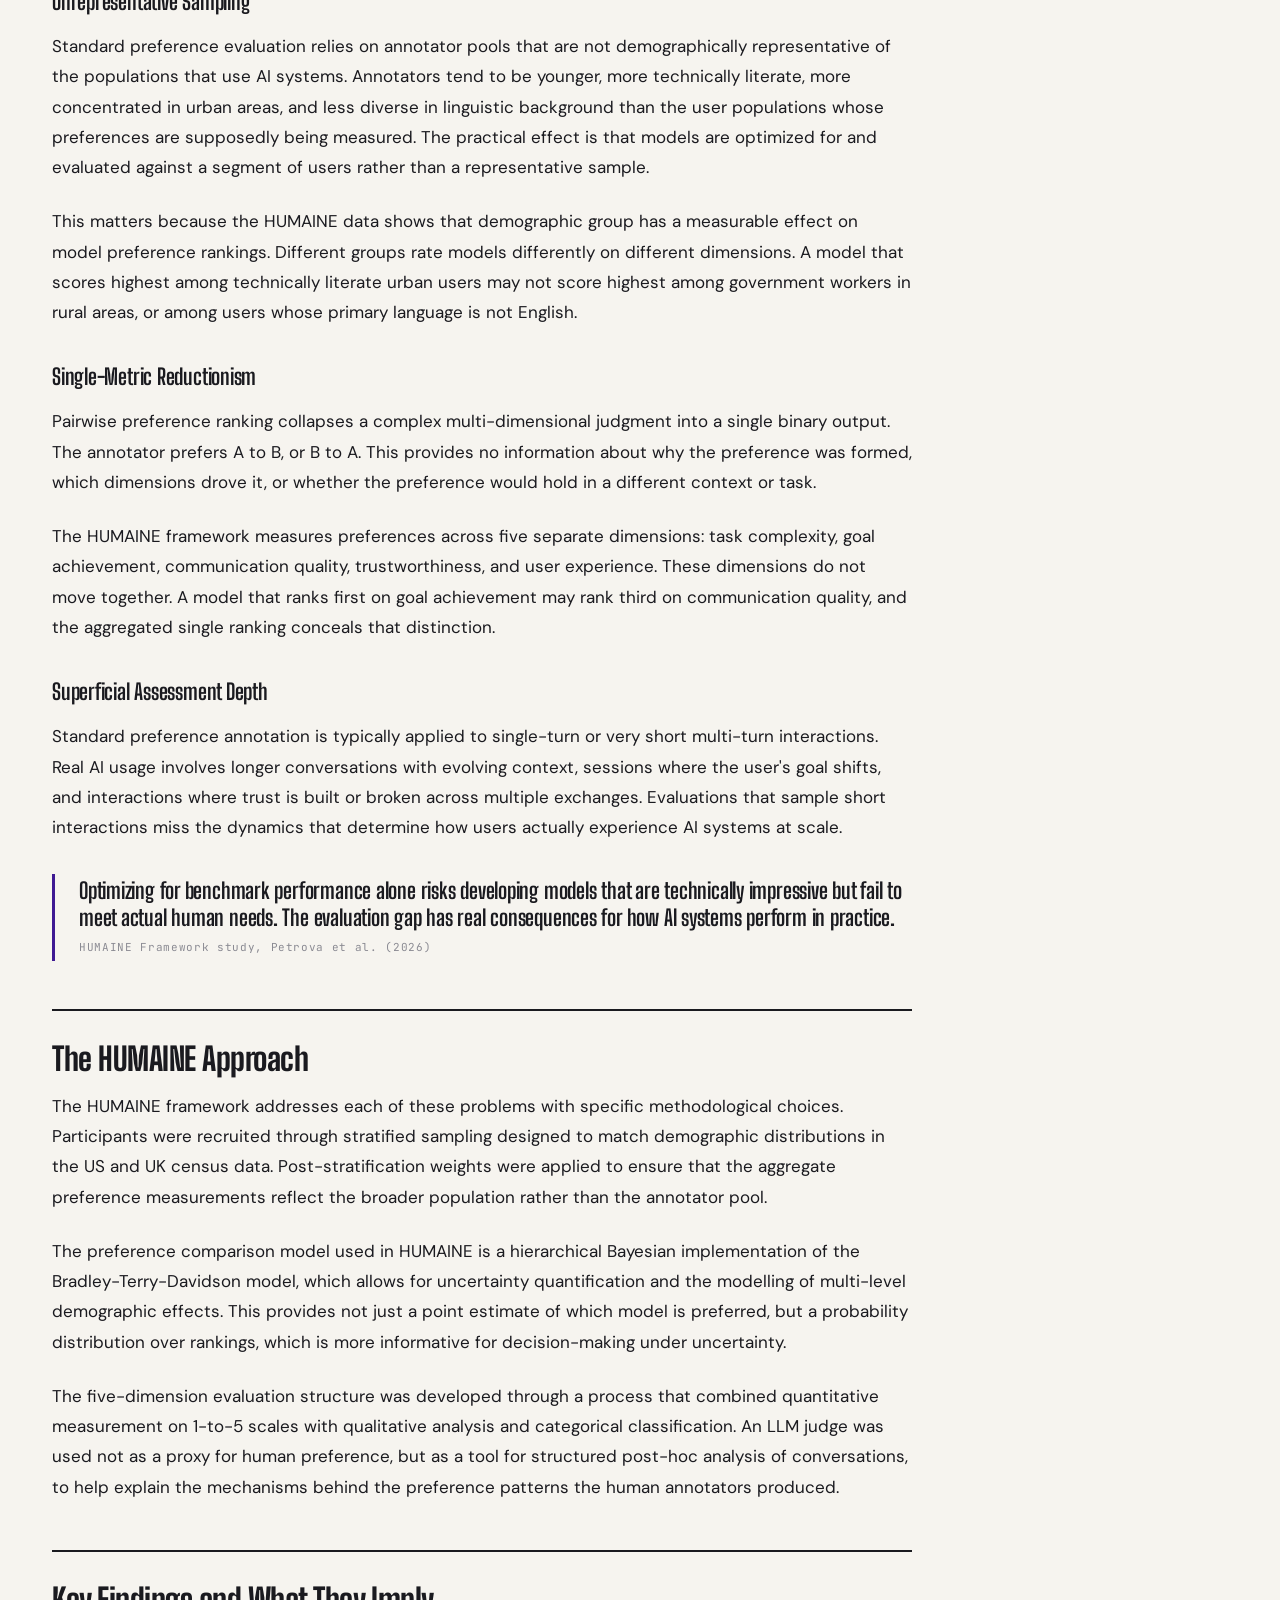
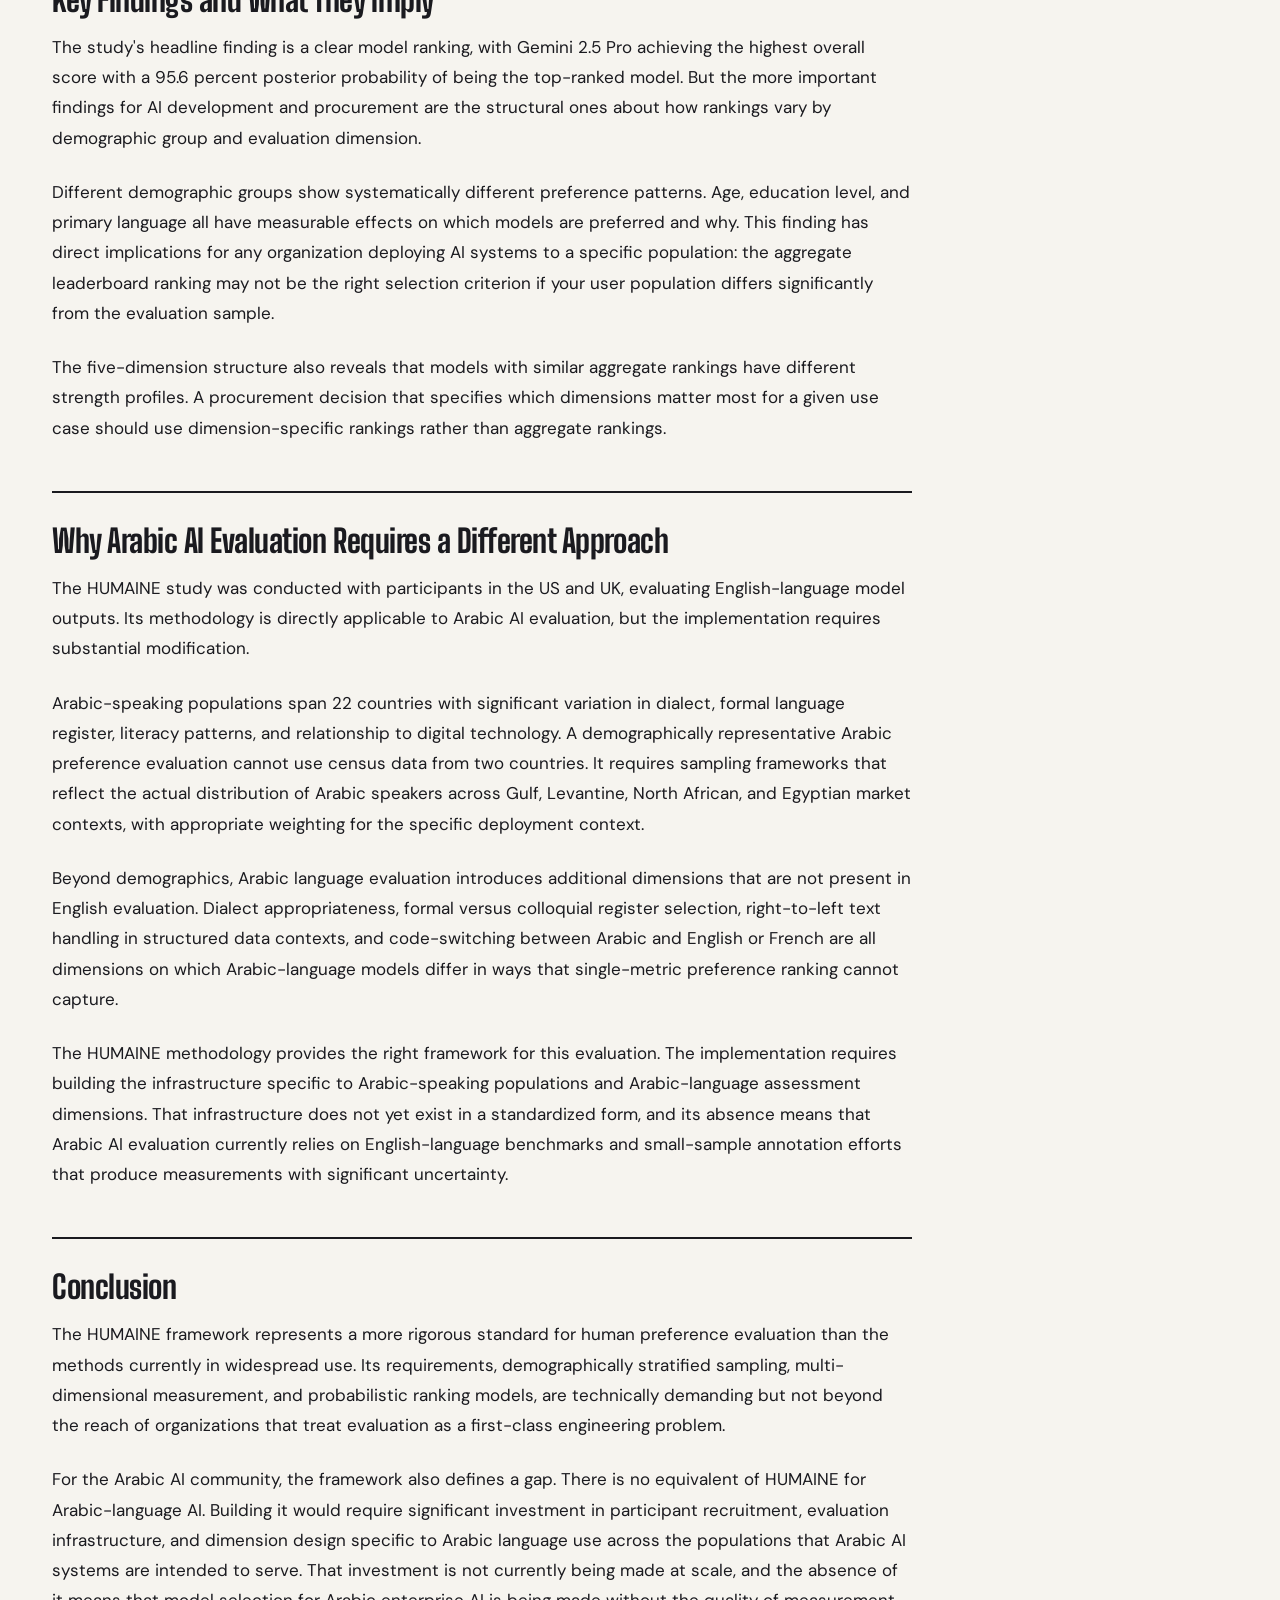
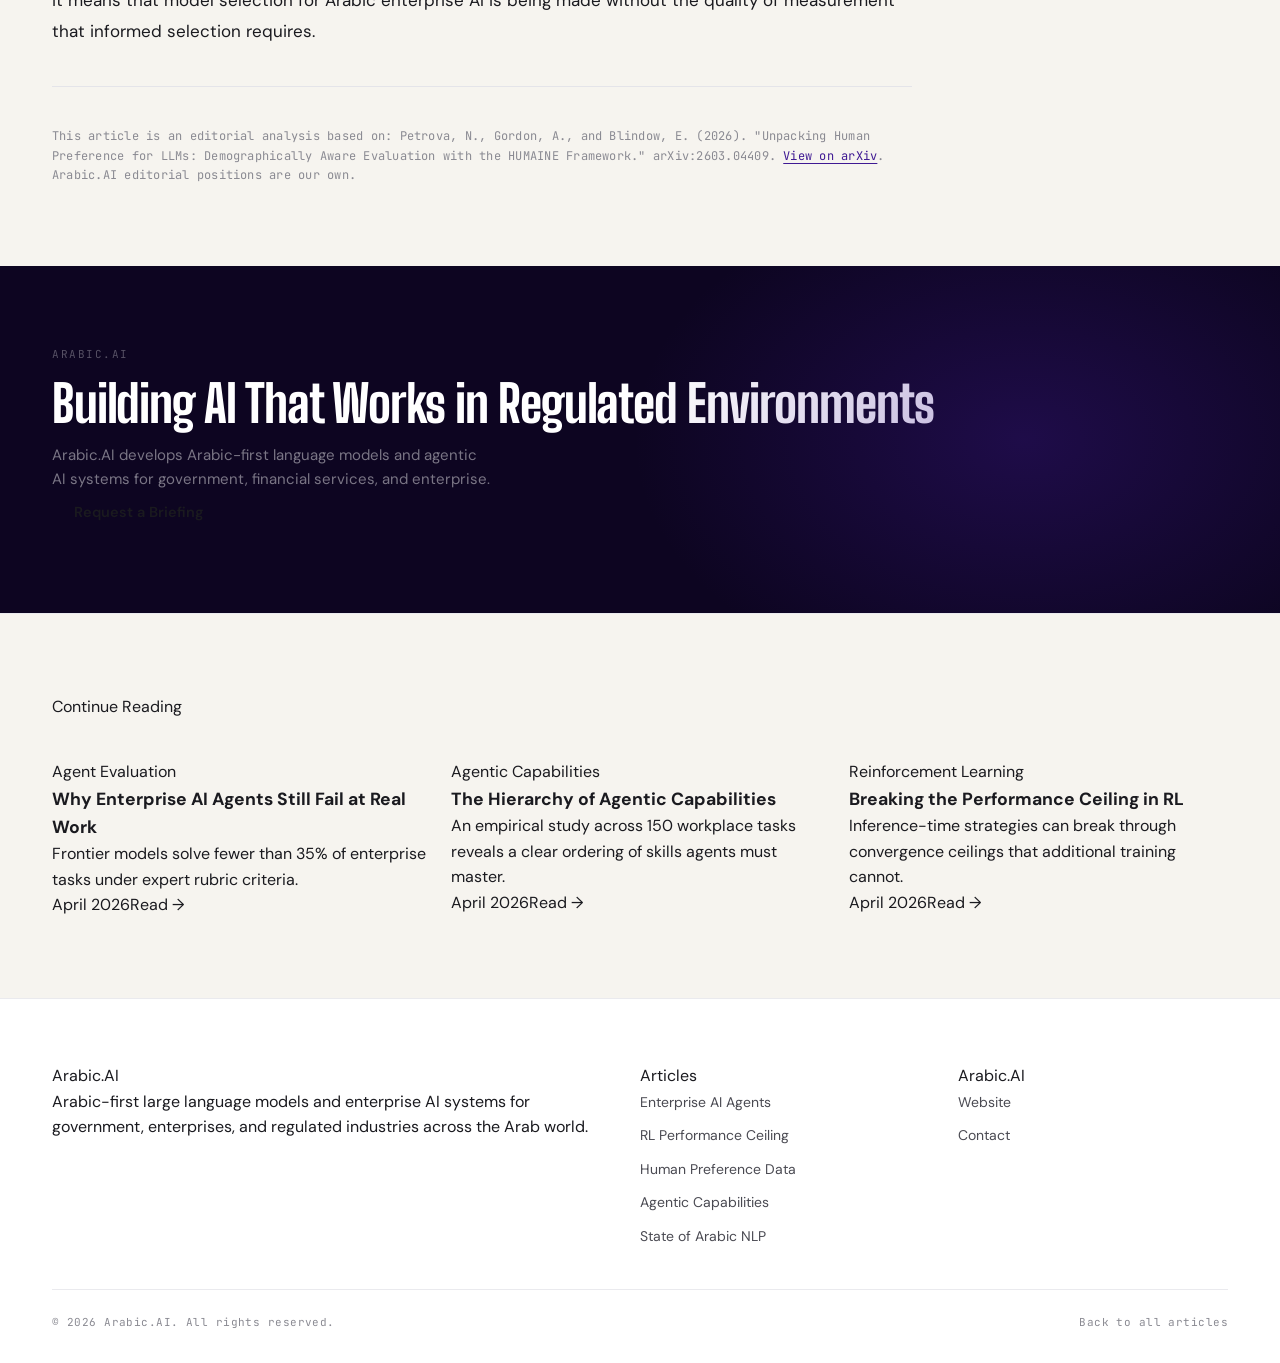
<file: articles/how-human-preference-data-should-be-collected.html>
<!DOCTYPE html>
<html lang="en">
<head>
  <meta charset="UTF-8" />
  <meta name="viewport" content="width=device-width, initial-scale=1.0" />
  <title>How Human Preference Data Should Actually Be Collected | Arabic.AI</title>
  <meta name="description" content="Standard human preference evaluation is demographically unrepresentative, reductive in its measurement, and poorly aligned with how people actually experience AI systems. The HUMAINE framework proposes a better approach." />
  <link rel="preconnect" href="https://fonts.googleapis.com" />
  <link rel="preconnect" href="https://fonts.gstatic.com" crossorigin />
  <link href="https://fonts.googleapis.com/css2?family=Alexandria:wght@400;500;600;700;800&family=Big+Shoulders+Display:wght@600;700;800;900&family=DM+Sans:wght@400;500;600;700&family=JetBrains+Mono:wght@400;500&display=swap" rel="stylesheet" />
  <link rel="stylesheet" href="../assets/css/style.css" />
</head>
<body>

  <nav class="site-nav" role="navigation" aria-label="Main navigation">
    <div class="site-nav__inner">
            <a href="../index.html" class="site-nav__logo" aria-label="Arabic.AI home">
        <img src="../assets/images/logo-full.svg" alt="Arabic.AI" height="22" style="display:block;">
      </a>
      <ul class="site-nav__links">
        <li><a href="../index.html" class="active">Articles</a></li>
        <li><a href="https://arabic.ai" target="_blank" rel="noopener">Arabic.AI</a></li>
        <li><a href="mailto:contact@arabic.ai" class="site-nav__cta">Request a Briefing</a></li>
      </ul>
    </div>
  </nav>

  <header class="article-hero">
    <div class="container article-hero__inner">
      <nav class="article-hero__breadcrumb" aria-label="Breadcrumb">
        <a href="../index.html">Articles</a>
        <span class="article-hero__breadcrumb-sep">/</span>
        <span>LLM Evaluation</span>
      </nav>
      <div class="article-hero__category">
        LLM Evaluation</span>
      </div>
      <h1 class="article-hero__title display">
        How Human Preference Data<br>Should Actually Be Collected
      </h1>
      <p class="article-hero__subtitle">
        Standard human preference evaluation is demographically unrepresentative, reductive
        in its measurement, and poorly aligned with how people actually experience AI systems.
        The HUMAINE framework, built on 23,404 participants across 22 demographic groups,
        proposes a more rigorous approach.
      </p>
      <div class="article-hero__byline">
        <span class="article-hero__byline-item"><strong>Arabic.AI Editorial</strong></span>
        <div class="article-hero__byline-sep" aria-hidden="true"></div>
        <span class="article-hero__byline-item">April 2026</span>
        <div class="article-hero__byline-sep" aria-hidden="true"></div>
        <span class="article-hero__byline-item">11 min read</span>
        <div class="article-hero__byline-sep" aria-hidden="true"></div>
        <span class="article-hero__byline-item">Based on: Petrova, Gordon, Blindow (2026), arXiv:2603.04409</span>
      </div>
    </div>
  </header>

  <div class="article-layout">
    <main class="article-body" id="article-content">

      <p>
        The dominant method for evaluating large language models against human judgment
        is the pairwise preference ranking. A human annotator sees two model outputs
        and selects the one they prefer. Aggregate those selections across many annotators
        and many prompts, apply a ranking model, and you have a preference leaderboard.
        Platforms like Chatbot Arena have made this approach widely accessible, and it
        has become a primary reference point for comparing frontier models.
      </p>

      <p>
        The HUMAINE study, conducted by Petrova, Gordon, and Blindow (2026), is the most
        rigorous examination to date of what this methodology actually measures, and what
        it misses. Across 23,404 participants stratified by 22 demographic groups in the
        US and UK, evaluating 28 models across five distinct human-centric dimensions,
        the study identifies three systematic problems with standard preference evaluation
        and proposes a framework designed to address them.
      </p>

      <div class="stat-grid">
        <div class="stat-item">
          <span class="stat-item__value">23,404</span>
          <span class="stat-item__label">Participants across 22 demographic groups in the US and UK</span>
        </div>
        <div class="stat-item">
          <span class="stat-item__value">28</span>
          <span class="stat-item__label">State-of-the-art models evaluated across five dimensions</span>
        </div>
        <div class="stat-item">
          <span class="stat-item__value">5</span>
          <span class="stat-item__label">Human-centric evaluation dimensions beyond single preference ranking</span>
        </div>
      </div>

      <h2 id="three-problems">Three Structural Problems with Standard Preference Evaluation</h2>

      <p>
        The HUMAINE study is precise about what it is critiquing. The problems it identifies
        are not failures of execution on individual platforms. They are structural features
        of the preference evaluation methodology as it is currently practiced, and they
        apply broadly.
      </p>

      <h3>Unrepresentative Sampling</h3>

      <p>
        Standard preference evaluation relies on annotator pools that are not demographically
        representative of the populations that use AI systems. Annotators tend to be younger,
        more technically literate, more concentrated in urban areas, and less diverse in
        linguistic background than the user populations whose preferences are supposedly being
        measured. The practical effect is that models are optimized for and evaluated against
        a segment of users rather than a representative sample.
      </p>

      <p>
        This matters because the HUMAINE data shows that demographic group has a measurable
        effect on model preference rankings. Different groups rate models differently on
        different dimensions. A model that scores highest among technically literate urban
        users may not score highest among government workers in rural areas, or among
        users whose primary language is not English.
      </p>

      <h3>Single-Metric Reductionism</h3>

      <p>
        Pairwise preference ranking collapses a complex multi-dimensional judgment into
        a single binary output. The annotator prefers A to B, or B to A. This provides
        no information about why the preference was formed, which dimensions drove it,
        or whether the preference would hold in a different context or task.
      </p>

      <p>
        The HUMAINE framework measures preferences across five separate dimensions:
        task complexity, goal achievement, communication quality, trustworthiness, and
        user experience. These dimensions do not move together. A model that ranks first
        on goal achievement may rank third on communication quality, and the aggregated
        single ranking conceals that distinction.
      </p>

      <h3>Superficial Assessment Depth</h3>

      <p>
        Standard preference annotation is typically applied to single-turn or very short
        multi-turn interactions. Real AI usage involves longer conversations with evolving
        context, sessions where the user's goal shifts, and interactions where trust is
        built or broken across multiple exchanges. Evaluations that sample short interactions
        miss the dynamics that determine how users actually experience AI systems at scale.
      </p>

      <blockquote>
        <p>
          Optimizing for benchmark performance alone risks developing models that are technically
          impressive but fail to meet actual human needs. The evaluation gap has real consequences
          for how AI systems perform in practice.
        </p>
        <cite>HUMAINE Framework study, Petrova et al. (2026)</cite>
      </blockquote>

      <h2 id="the-humaine-approach">The HUMAINE Approach</h2>

      <p>
        The HUMAINE framework addresses each of these problems with specific methodological
        choices. Participants were recruited through stratified sampling designed to match
        demographic distributions in the US and UK census data. Post-stratification weights
        were applied to ensure that the aggregate preference measurements reflect the
        broader population rather than the annotator pool.
      </p>

      <p>
        The preference comparison model used in HUMAINE is a hierarchical Bayesian
        implementation of the Bradley-Terry-Davidson model, which allows for uncertainty
        quantification and the modelling of multi-level demographic effects. This provides
        not just a point estimate of which model is preferred, but a probability distribution
        over rankings, which is more informative for decision-making under uncertainty.
      </p>

      <p>
        The five-dimension evaluation structure was developed through a process that combined
        quantitative measurement on 1-to-5 scales with qualitative analysis and categorical
        classification. An LLM judge was used not as a proxy for human preference, but as
        a tool for structured post-hoc analysis of conversations, to help explain the
        mechanisms behind the preference patterns the human annotators produced.
      </p>

      <h2 id="key-findings">Key Findings and What They Imply</h2>

      <p>
        The study's headline finding is a clear model ranking, with Gemini 2.5 Pro achieving
        the highest overall score with a 95.6 percent posterior probability of being the
        top-ranked model. But the more important findings for AI development and procurement
        are the structural ones about how rankings vary by demographic group and evaluation
        dimension.
      </p>

      <p>
        Different demographic groups show systematically different preference patterns.
        Age, education level, and primary language all have measurable effects on which
        models are preferred and why. This finding has direct implications for any
        organization deploying AI systems to a specific population: the aggregate leaderboard
        ranking may not be the right selection criterion if your user population differs
        significantly from the evaluation sample.
      </p>

      <p>
        The five-dimension structure also reveals that models with similar aggregate rankings
        have different strength profiles. A procurement decision that specifies which dimensions
        matter most for a given use case should use dimension-specific rankings rather than
        aggregate rankings.
      </p>

      <h2 id="why-arabic-ai-evaluation-requires-a-different-approach">Why Arabic AI Evaluation Requires a Different Approach</h2>

      <p>
        The HUMAINE study was conducted with participants in the US and UK, evaluating
        English-language model outputs. Its methodology is directly applicable to Arabic AI
        evaluation, but the implementation requires substantial modification.
      </p>

      <p>
        Arabic-speaking populations span 22 countries with significant variation in dialect,
        formal language register, literacy patterns, and relationship to digital technology.
        A demographically representative Arabic preference evaluation cannot use census data
        from two countries. It requires sampling frameworks that reflect the actual
        distribution of Arabic speakers across Gulf, Levantine, North African, and
        Egyptian market contexts, with appropriate weighting for the specific deployment
        context.
      </p>

      <p>
        Beyond demographics, Arabic language evaluation introduces additional dimensions
        that are not present in English evaluation. Dialect appropriateness, formal versus
        colloquial register selection, right-to-left text handling in structured data
        contexts, and code-switching between Arabic and English or French are all dimensions
        on which Arabic-language models differ in ways that single-metric preference
        ranking cannot capture.
      </p>

      <p>
        The HUMAINE methodology provides the right framework for this evaluation. The
        implementation requires building the infrastructure specific to Arabic-speaking
        populations and Arabic-language assessment dimensions. That infrastructure does
        not yet exist in a standardized form, and its absence means that Arabic AI
        evaluation currently relies on English-language benchmarks and small-sample
        annotation efforts that produce measurements with significant uncertainty.
      </p>

      <h2 id="conclusion">Conclusion</h2>

      <p>
        The HUMAINE framework represents a more rigorous standard for human preference
        evaluation than the methods currently in widespread use. Its requirements,
        demographically stratified sampling, multi-dimensional measurement, and
        probabilistic ranking models, are technically demanding but not beyond the
        reach of organizations that treat evaluation as a first-class engineering problem.
      </p>

      <p>
        For the Arabic AI community, the framework also defines a gap. There is no
        equivalent of HUMAINE for Arabic-language AI. Building it would require significant
        investment in participant recruitment, evaluation infrastructure, and dimension
        design specific to Arabic language use across the populations that Arabic AI
        systems are intended to serve. That investment is not currently being made at scale,
        and the absence of it means that model selection for Arabic enterprise AI is
        being made without the quality of measurement that informed selection requires.
      </p>

      <hr class="divider" />

      <p class="source-note">
        This article is an editorial analysis based on: Petrova, N., Gordon, A., and Blindow, E. (2026).
        "Unpacking Human Preference for LLMs: Demographically Aware Evaluation with the HUMAINE Framework."
        arXiv:2603.04409.
        <a href="https://arxiv.org/abs/2603.04409" target="_blank" rel="noopener">View on arXiv</a>.
        Arabic.AI editorial positions are our own.
      </p>

    </main>

    <aside class="article-sidebar" aria-label="Article navigation">
      <div class="sidebar-card">
        <div class="sidebar-card__title">In This Article</div>
        <ul class="sidebar-toc">
          <li><a href="#three-problems">Three Structural Problems</a></li>
          <li><a href="#the-humaine-approach">The HUMAINE Approach</a></li>
          <li><a href="#key-findings">Key Findings</a></li>
          <li><a href="#why-arabic-ai-evaluation-requires-a-different-approach">Arabic AI Evaluation</a></li>
          <li><a href="#conclusion">Conclusion</a></li>
        </ul>
      </div>
      <div class="sidebar-card">
        <div class="sidebar-card__title">Related Articles</div>
        <ul class="sidebar-related">
          <li>
            <a href="enterprise-ai-agents-still-fail.html">
              <span class="related-cat">Agent Evaluation</span>
              Why Enterprise AI Agents Still Fail at Real Work
            </a>
          </li>
          <li>
            <a href="hierarchy-of-agentic-capabilities.html">
              <span class="related-cat">Agentic Capabilities</span>
              The Hierarchy of Agentic Capabilities
            </a>
          </li>
          <li>
            <a href="breaking-rl-performance-ceiling.html">
              <span class="related-cat">Reinforcement Learning</span>
              Breaking the Performance Ceiling in RL
            </a>
          </li>
        </ul>
      </div>
      <div class="sidebar-card sidebar-cta">
        <div class="sidebar-card__title">Work With Arabic.AI</div>
        <p class="sidebar-cta__body">
          Arabic.AI builds enterprise-grade AI systems for regulated industries and government across Arabic-speaking markets.
        </p>
        <a href="mailto:contact@arabic.ai" class="btn btn--primary">Request a Briefing</a>
      </div>
    </aside>

  </div>

  <section class="article-cta" aria-label="Contact Arabic.AI">
    <div class="container">
      <div class="article-cta__label label">Arabic.AI</div>
      <h2 class="article-cta__title display">Building AI That Works in Regulated Environments</h2>
      <p class="article-cta__body">Arabic.AI develops Arabic-first language models and agentic AI systems for government, financial services, and enterprise.</p>
      <a href="mailto:contact@arabic.ai" class="btn btn--primary">Request a Briefing</a>
    </div>
  </section>

  <section class="related-section" aria-label="Related articles">
    <div class="container">
      <div class="section-header"><span class="section-header__title">Continue Reading</span></div>
      <div class="related-grid">
        <article class="article-card">
          <div class="article-card__top-bar"></div>
          <div class="article-card__body">
            <div class="article-card__category"><span class="tag">Agent Evaluation</span></div>
            <h3 class="article-card__title" style="font-size: 1.1rem;"><a href="enterprise-ai-agents-still-fail.html">Why Enterprise AI Agents Still Fail at Real Work</a></h3>
            <p class="article-card__excerpt">Frontier models solve fewer than 35% of enterprise tasks under expert rubric criteria.</p>
            <div class="article-card__footer"><span class="article-card__meta">April 2026</span><a href="enterprise-ai-agents-still-fail.html" class="article-card__read-link">Read &rarr;</a></div>
          </div>
        </article>
        <article class="article-card">
          <div class="article-card__top-bar"></div>
          <div class="article-card__body">
            <div class="article-card__category"><span class="tag">Agentic Capabilities</span></div>
            <h3 class="article-card__title" style="font-size: 1.1rem;"><a href="hierarchy-of-agentic-capabilities.html">The Hierarchy of Agentic Capabilities</a></h3>
            <p class="article-card__excerpt">An empirical study across 150 workplace tasks reveals a clear ordering of skills agents must master.</p>
            <div class="article-card__footer"><span class="article-card__meta">April 2026</span><a href="hierarchy-of-agentic-capabilities.html" class="article-card__read-link">Read &rarr;</a></div>
          </div>
        </article>
        <article class="article-card">
          <div class="article-card__top-bar"></div>
          <div class="article-card__body">
            <div class="article-card__category"><span class="tag">Reinforcement Learning</span></div>
            <h3 class="article-card__title" style="font-size: 1.1rem;"><a href="breaking-rl-performance-ceiling.html">Breaking the Performance Ceiling in RL</a></h3>
            <p class="article-card__excerpt">Inference-time strategies can break through convergence ceilings that additional training cannot.</p>
            <div class="article-card__footer"><span class="article-card__meta">April 2026</span><a href="breaking-rl-performance-ceiling.html" class="article-card__read-link">Read &rarr;</a></div>
          </div>
        </article>
      </div>
    </div>
  </section>

  <footer class="site-footer">
    <div class="container">
      <div class="site-footer__grid">
        <div>
          <div class="site-footer__brand-name">Arabic.AI</div>
          <p class="site-footer__brand-desc">Arabic-first large language models and enterprise AI systems for government, enterprises, and regulated industries across the Arab world.</p>
        </div>
        <div>
          <div class="site-footer__col-title">Articles</div>
          <ul class="site-footer__links">
            <li><a href="enterprise-ai-agents-still-fail.html">Enterprise AI Agents</a></li>
            <li><a href="breaking-rl-performance-ceiling.html">RL Performance Ceiling</a></li>
            <li><a href="how-human-preference-data-should-be-collected.html">Human Preference Data</a></li>
            <li><a href="hierarchy-of-agentic-capabilities.html">Agentic Capabilities</a></li>
            <li><a href="state-of-arabic-nlp-2026.html">State of Arabic NLP</a></li>
          </ul>
        </div>
        <div>
          <div class="site-footer__col-title">Arabic.AI</div>
          <ul class="site-footer__links">
            <li><a href="https://arabic.ai" target="_blank" rel="noopener">Website</a></li>
            <li><a href="mailto:contact@arabic.ai">Contact</a></li>
          </ul>
        </div>
      </div>
      <div class="site-footer__bottom">
        <span>&copy; 2026 Arabic.AI. All rights reserved.</span>
        <a href="../index.html">Back to all articles</a>
      </div>
    </div>
  </footer>

</body>
</html>
</file>
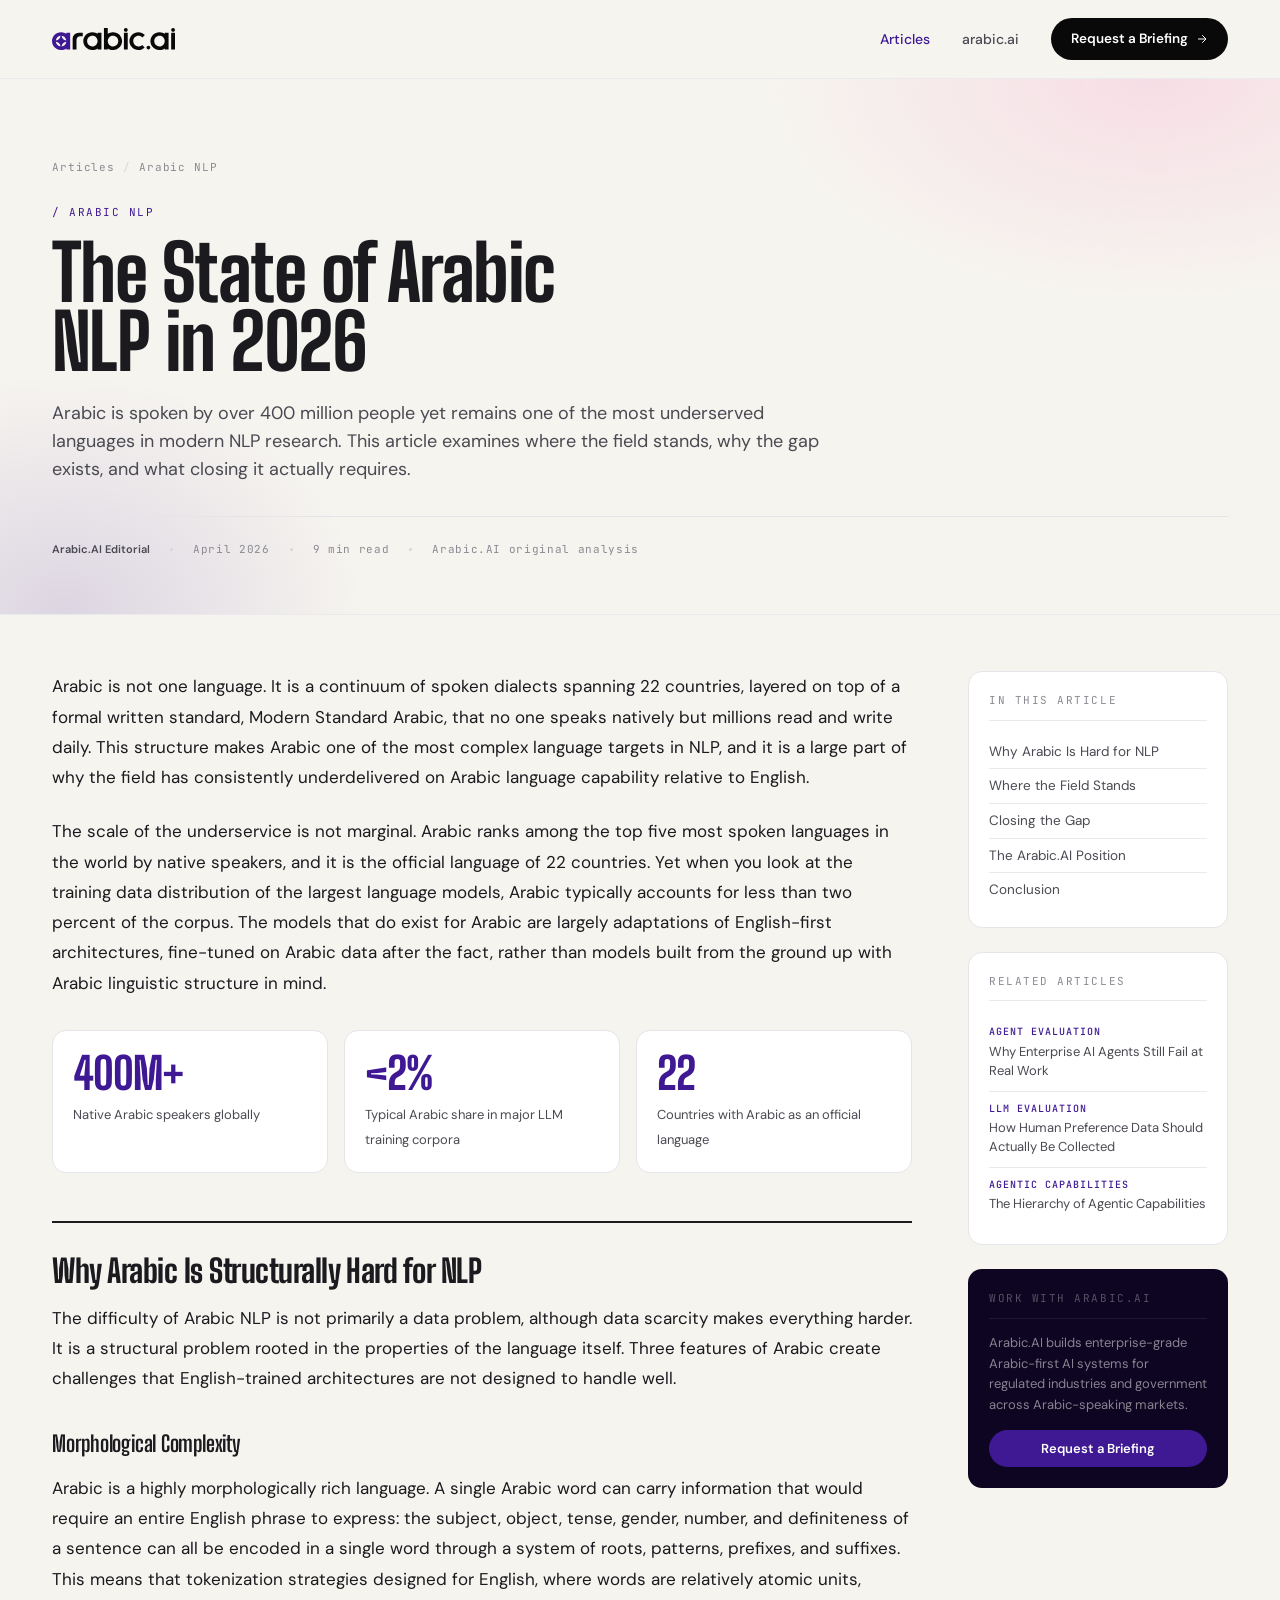
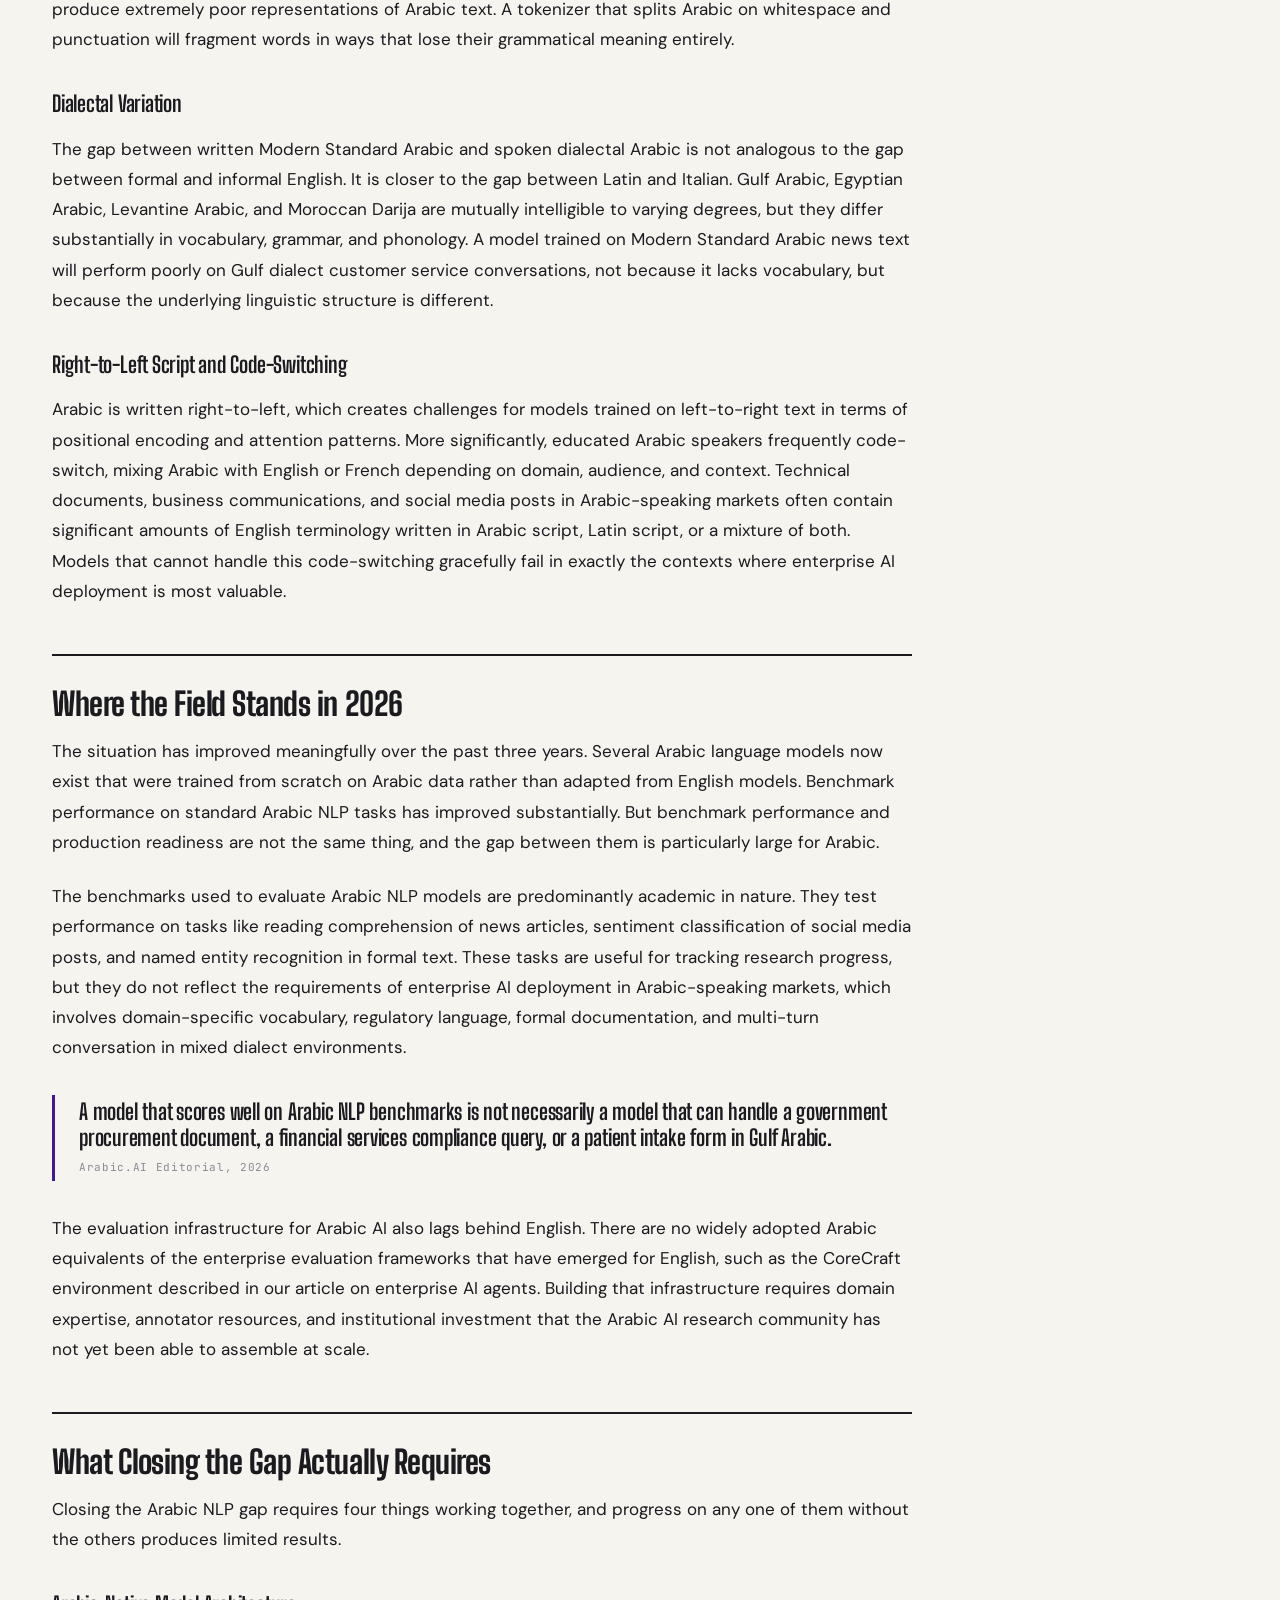
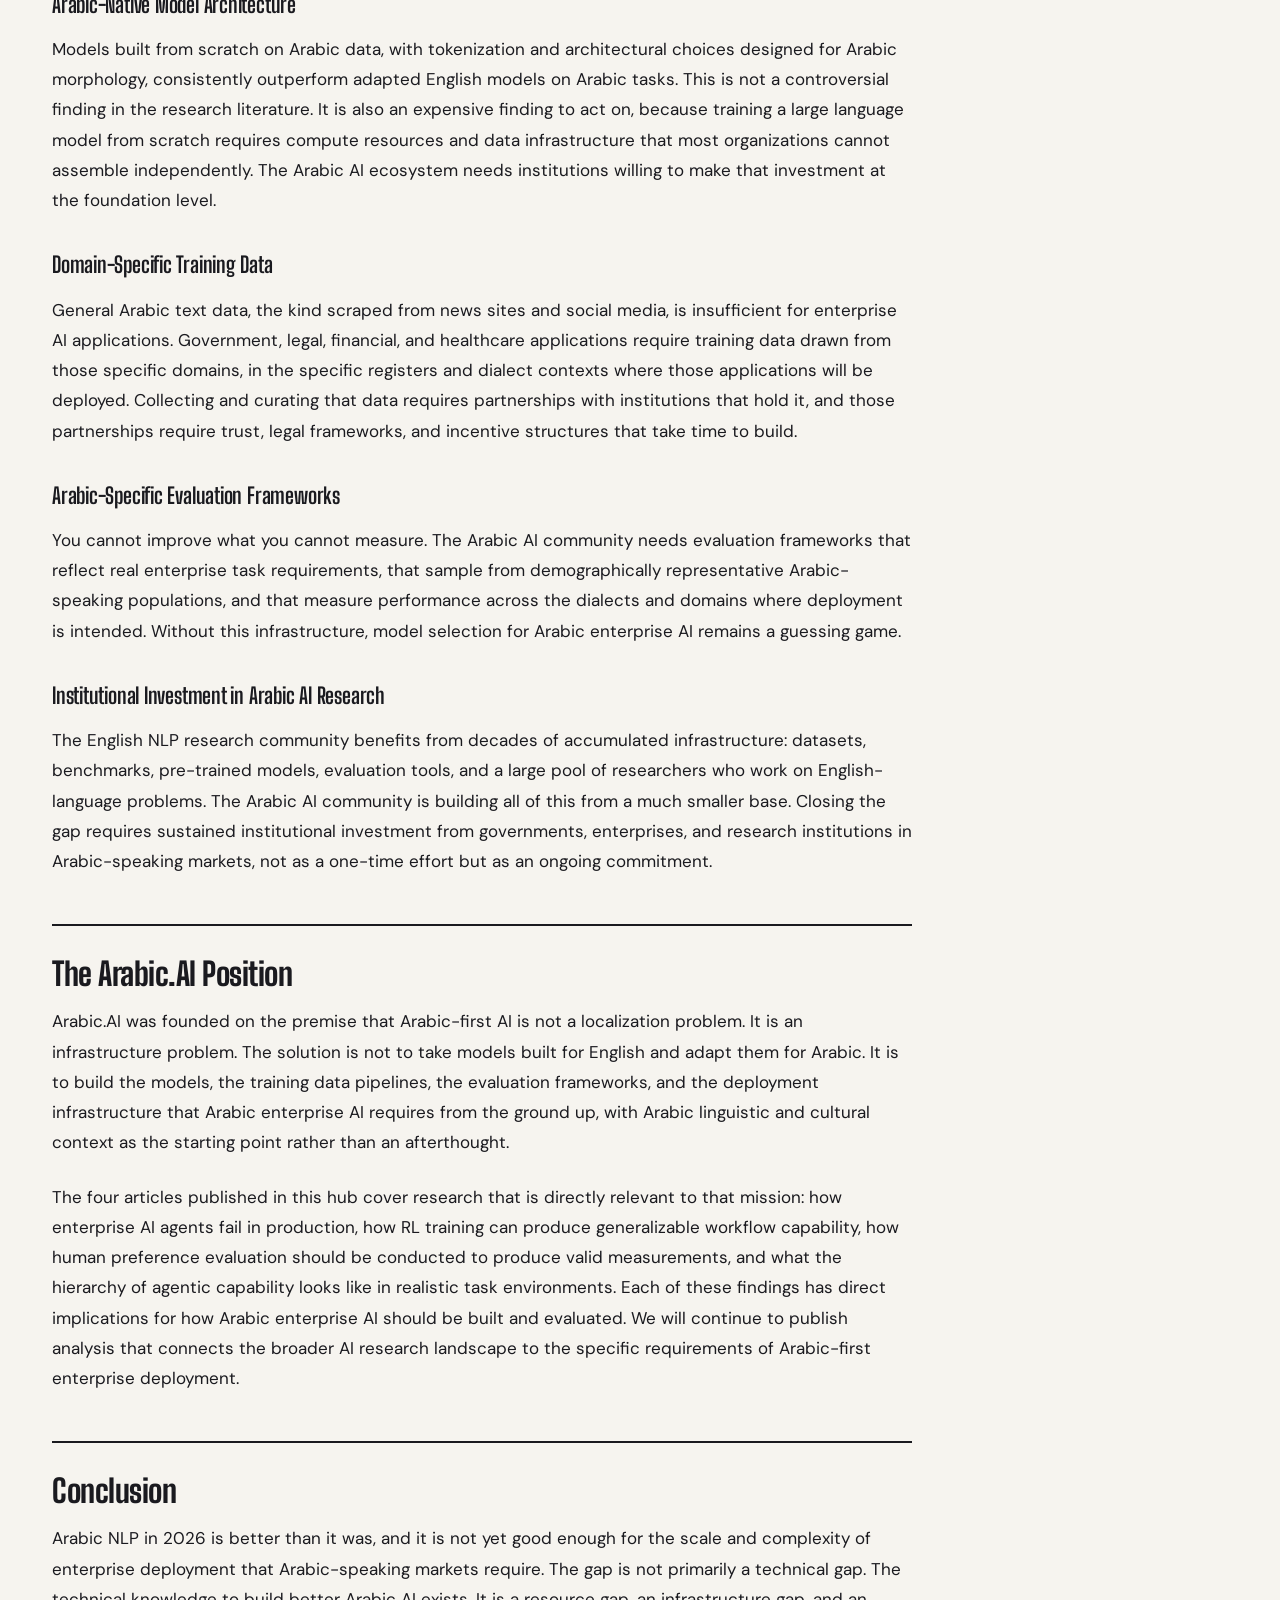
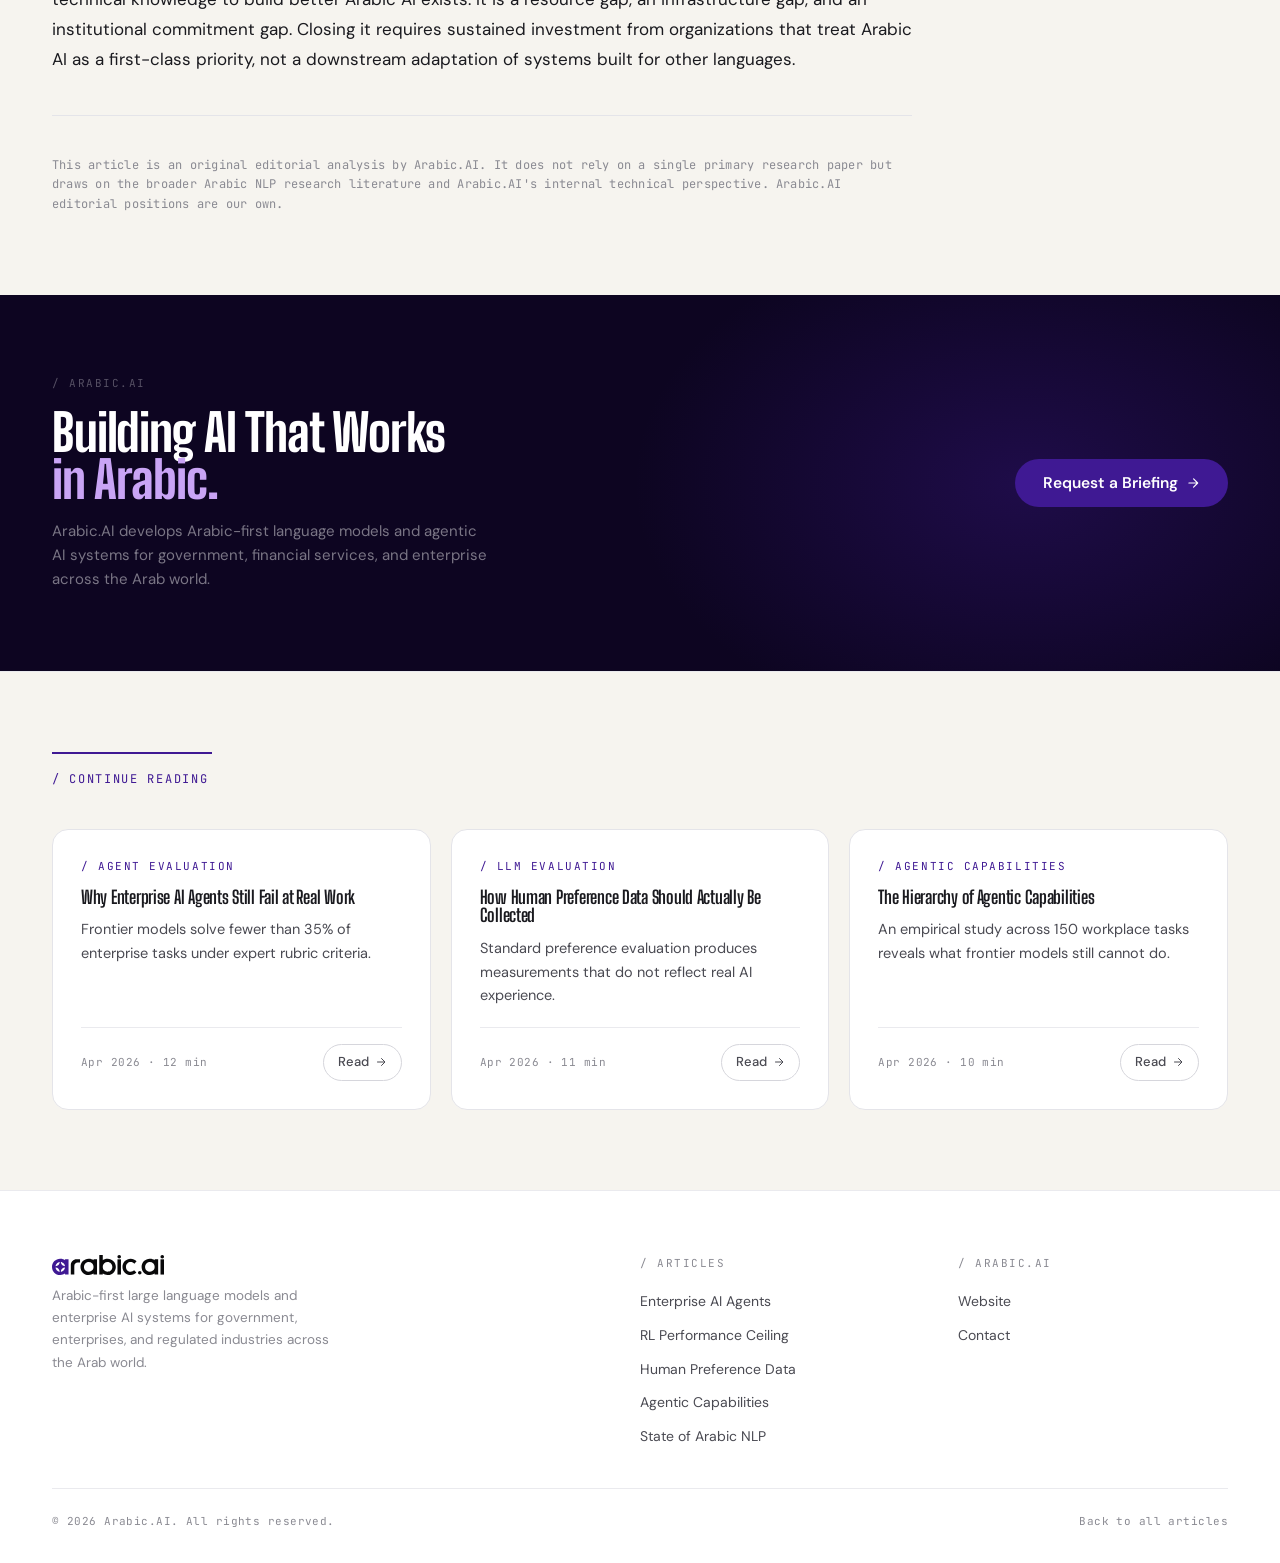
<file: articles/state-of-arabic-nlp-2026.html>
<!DOCTYPE html>
<html lang="en">
<head>
  <meta charset="UTF-8" />
  <meta name="viewport" content="width=device-width, initial-scale=1.0" />
  <title>The State of Arabic NLP in 2026 | Arabic.AI</title>
  <meta name="description" content="Arabic is spoken by over 400 million people yet remains one of the most underserved languages in modern NLP. This article examines where the field stands in 2026 and what it will take to close the gap." />
  <link rel="preconnect" href="https://fonts.googleapis.com" />
  <link rel="preconnect" href="https://fonts.gstatic.com" crossorigin />
  <link href="https://fonts.googleapis.com/css2?family=Alexandria:wght@400;500;600;700;800&family=Big+Shoulders+Display:wght@600;700;800;900&family=DM+Sans:wght@400;500;600;700&family=JetBrains+Mono:wght@400;500&display=swap" rel="stylesheet" />
  <link rel="stylesheet" href="../assets/css/style.css" />
</head>
<body>

  <nav class="site-nav" role="navigation" aria-label="Main navigation">
    <div class="site-nav__inner">
      <a href="../index.html" class="site-nav__logo" aria-label="Arabic.AI home">
        <img src="../assets/images/logo-full.svg" alt="Arabic.AI" height="22" style="display:block;">
      </a>
      <ul class="site-nav__links">
        <li><a href="../index.html" class="active">Articles</a></li>
        <li><a href="https://arabic.ai" target="_blank" rel="noopener">arabic.ai</a></li>
        <li><a href="mailto:contact@arabic.ai" class="site-nav__cta">
          Request a Briefing
          <svg width="12" height="12" viewBox="0 0 24 24" fill="none" stroke="currentColor" stroke-width="2" stroke-linecap="round" stroke-linejoin="round"><path d="M5 12h14M13 5l7 7-7 7"/></svg>
        </a></li>
      </ul>
    </div>
  </nav>

  <header class="article-hero">
    <div class="container article-hero__inner">
      <nav class="article-hero__breadcrumb" aria-label="Breadcrumb">
        <a href="../index.html">Articles</a>
        <span class="article-hero__breadcrumb-sep">/</span>
        <span>Arabic NLP</span>
      </nav>
      <span class="article-hero__cat">/ Arabic NLP</span>
      <h1 class="article-hero__title">The State of Arabic NLP in 2026</h1>
      <p class="article-hero__subtitle">
        Arabic is spoken by over 400 million people yet remains one of the most underserved
        languages in modern NLP research. This article examines where the field stands,
        why the gap exists, and what closing it actually requires.
      </p>
      <div class="article-hero__byline">
        <span class="article-hero__byline-item"><strong>Arabic.AI Editorial</strong></span>
        <div class="article-hero__byline-sep"></div>
        <span class="article-hero__byline-item">April 2026</span>
        <div class="article-hero__byline-sep"></div>
        <span class="article-hero__byline-item">9 min read</span>
        <div class="article-hero__byline-sep"></div>
        <span class="article-hero__byline-item">Arabic.AI original analysis</span>
      </div>
    </div>
  </header>

  <div class="article-layout">

    <main class="article-body" id="article-content">

      <p>
        Arabic is not one language. It is a continuum of spoken dialects spanning 22 countries,
        layered on top of a formal written standard, Modern Standard Arabic, that no one
        speaks natively but millions read and write daily. This structure makes Arabic one
        of the most complex language targets in NLP, and it is a large part of why the field
        has consistently underdelivered on Arabic language capability relative to English.
      </p>

      <p>
        The scale of the underservice is not marginal. Arabic ranks among the top five most
        spoken languages in the world by native speakers, and it is the official language of
        22 countries. Yet when you look at the training data distribution of the largest
        language models, Arabic typically accounts for less than two percent of the corpus.
        The models that do exist for Arabic are largely adaptations of English-first
        architectures, fine-tuned on Arabic data after the fact, rather than models built
        from the ground up with Arabic linguistic structure in mind.
      </p>

      <div class="stat-grid">
        <div class="stat-item">
          <span class="stat-item__value">400M+</span>
          <span class="stat-item__label">Native Arabic speakers globally</span>
        </div>
        <div class="stat-item">
          <span class="stat-item__value">&lt;2%</span>
          <span class="stat-item__label">Typical Arabic share in major LLM training corpora</span>
        </div>
        <div class="stat-item">
          <span class="stat-item__value">22</span>
          <span class="stat-item__label">Countries with Arabic as an official language</span>
        </div>
      </div>

      <h2 id="why-arabic-is-hard">Why Arabic Is Structurally Hard for NLP</h2>

      <p>
        The difficulty of Arabic NLP is not primarily a data problem, although data scarcity
        makes everything harder. It is a structural problem rooted in the properties of the
        language itself. Three features of Arabic create challenges that English-trained
        architectures are not designed to handle well.
      </p>

      <h3>Morphological Complexity</h3>

      <p>
        Arabic is a highly morphologically rich language. A single Arabic word can carry
        information that would require an entire English phrase to express: the subject,
        object, tense, gender, number, and definiteness of a sentence can all be encoded
        in a single word through a system of roots, patterns, prefixes, and suffixes.
        This means that tokenization strategies designed for English, where words are
        relatively atomic units, produce extremely poor representations of Arabic text.
        A tokenizer that splits Arabic on whitespace and punctuation will fragment words
        in ways that lose their grammatical meaning entirely.
      </p>

      <h3>Dialectal Variation</h3>

      <p>
        The gap between written Modern Standard Arabic and spoken dialectal Arabic is not
        analogous to the gap between formal and informal English. It is closer to the gap
        between Latin and Italian. Gulf Arabic, Egyptian Arabic, Levantine Arabic, and
        Moroccan Darija are mutually intelligible to varying degrees, but they differ
        substantially in vocabulary, grammar, and phonology. A model trained on Modern
        Standard Arabic news text will perform poorly on Gulf dialect customer service
        conversations, not because it lacks vocabulary, but because the underlying
        linguistic structure is different.
      </p>

      <h3>Right-to-Left Script and Code-Switching</h3>

      <p>
        Arabic is written right-to-left, which creates challenges for models trained on
        left-to-right text in terms of positional encoding and attention patterns. More
        significantly, educated Arabic speakers frequently code-switch, mixing Arabic with
        English or French depending on domain, audience, and context. Technical documents,
        business communications, and social media posts in Arabic-speaking markets often
        contain significant amounts of English terminology written in Arabic script, Latin
        script, or a mixture of both. Models that cannot handle this code-switching
        gracefully fail in exactly the contexts where enterprise AI deployment is most valuable.
      </p>

      <h2 id="where-the-field-stands">Where the Field Stands in 2026</h2>

      <p>
        The situation has improved meaningfully over the past three years. Several Arabic
        language models now exist that were trained from scratch on Arabic data rather than
        adapted from English models. Benchmark performance on standard Arabic NLP tasks has
        improved substantially. But benchmark performance and production readiness are not
        the same thing, and the gap between them is particularly large for Arabic.
      </p>

      <p>
        The benchmarks used to evaluate Arabic NLP models are predominantly academic in
        nature. They test performance on tasks like reading comprehension of news articles,
        sentiment classification of social media posts, and named entity recognition in
        formal text. These tasks are useful for tracking research progress, but they do not
        reflect the requirements of enterprise AI deployment in Arabic-speaking markets,
        which involves domain-specific vocabulary, regulatory language, formal documentation,
        and multi-turn conversation in mixed dialect environments.
      </p>

      <blockquote>
        <p>
          A model that scores well on Arabic NLP benchmarks is not necessarily a model that
          can handle a government procurement document, a financial services compliance query,
          or a patient intake form in Gulf Arabic.
        </p>
        <cite>Arabic.AI Editorial, 2026</cite>
      </blockquote>

      <p>
        The evaluation infrastructure for Arabic AI also lags behind English. There are no
        widely adopted Arabic equivalents of the enterprise evaluation frameworks that have
        emerged for English, such as the CoreCraft environment described in our article on
        enterprise AI agents. Building that infrastructure requires domain expertise,
        annotator resources, and institutional investment that the Arabic AI research
        community has not yet been able to assemble at scale.
      </p>

      <h2 id="what-closing-the-gap-requires">What Closing the Gap Actually Requires</h2>

      <p>
        Closing the Arabic NLP gap requires four things working together, and progress on
        any one of them without the others produces limited results.
      </p>

      <h3>Arabic-Native Model Architecture</h3>

      <p>
        Models built from scratch on Arabic data, with tokenization and architectural choices
        designed for Arabic morphology, consistently outperform adapted English models on
        Arabic tasks. This is not a controversial finding in the research literature. It is
        also an expensive finding to act on, because training a large language model from
        scratch requires compute resources and data infrastructure that most organizations
        cannot assemble independently. The Arabic AI ecosystem needs institutions willing
        to make that investment at the foundation level.
      </p>

      <h3>Domain-Specific Training Data</h3>

      <p>
        General Arabic text data, the kind scraped from news sites and social media, is
        insufficient for enterprise AI applications. Government, legal, financial, and
        healthcare applications require training data drawn from those specific domains,
        in the specific registers and dialect contexts where those applications will be
        deployed. Collecting and curating that data requires partnerships with institutions
        that hold it, and those partnerships require trust, legal frameworks, and incentive
        structures that take time to build.
      </p>

      <h3>Arabic-Specific Evaluation Frameworks</h3>

      <p>
        You cannot improve what you cannot measure. The Arabic AI community needs evaluation
        frameworks that reflect real enterprise task requirements, that sample from
        demographically representative Arabic-speaking populations, and that measure
        performance across the dialects and domains where deployment is intended. Without
        this infrastructure, model selection for Arabic enterprise AI remains a guessing game.
      </p>

      <h3>Institutional Investment in Arabic AI Research</h3>

      <p>
        The English NLP research community benefits from decades of accumulated infrastructure:
        datasets, benchmarks, pre-trained models, evaluation tools, and a large pool of
        researchers who work on English-language problems. The Arabic AI community is building
        all of this from a much smaller base. Closing the gap requires sustained institutional
        investment from governments, enterprises, and research institutions in Arabic-speaking
        markets, not as a one-time effort but as an ongoing commitment.
      </p>

      <h2 id="the-arabic-ai-position">The Arabic.AI Position</h2>

      <p>
        Arabic.AI was founded on the premise that Arabic-first AI is not a localization
        problem. It is an infrastructure problem. The solution is not to take models built
        for English and adapt them for Arabic. It is to build the models, the training
        data pipelines, the evaluation frameworks, and the deployment infrastructure that
        Arabic enterprise AI requires from the ground up, with Arabic linguistic and cultural
        context as the starting point rather than an afterthought.
      </p>

      <p>
        The four articles published in this hub cover research that is directly relevant to
        that mission: how enterprise AI agents fail in production, how RL training can
        produce generalizable workflow capability, how human preference evaluation should
        be conducted to produce valid measurements, and what the hierarchy of agentic
        capability looks like in realistic task environments. Each of these findings has
        direct implications for how Arabic enterprise AI should be built and evaluated.
        We will continue to publish analysis that connects the broader AI research landscape
        to the specific requirements of Arabic-first enterprise deployment.
      </p>

      <h2 id="conclusion">Conclusion</h2>

      <p>
        Arabic NLP in 2026 is better than it was, and it is not yet good enough for the
        scale and complexity of enterprise deployment that Arabic-speaking markets require.
        The gap is not primarily a technical gap. The technical knowledge to build better
        Arabic AI exists. It is a resource gap, an infrastructure gap, and an institutional
        commitment gap. Closing it requires sustained investment from organizations that
        treat Arabic AI as a first-class priority, not a downstream adaptation of systems
        built for other languages.
      </p>

      <hr class="divider" />

      <p class="source-note">
        This article is an original editorial analysis by Arabic.AI.
        It does not rely on a single primary research paper but draws on the broader Arabic
        NLP research literature and Arabic.AI's internal technical perspective.
        Arabic.AI editorial positions are our own.
      </p>

    </main>

    <aside class="article-sidebar" aria-label="Article navigation">

      <div class="sidebar-block">
        <div class="sidebar-block__title">In This Article</div>
        <ul class="sidebar-toc">
          <li><a href="#why-arabic-is-hard">Why Arabic Is Hard for NLP</a></li>
          <li><a href="#where-the-field-stands">Where the Field Stands</a></li>
          <li><a href="#what-closing-the-gap-requires">Closing the Gap</a></li>
          <li><a href="#the-arabic-ai-position">The Arabic.AI Position</a></li>
          <li><a href="#conclusion">Conclusion</a></li>
        </ul>
      </div>

      <div class="sidebar-block">
        <div class="sidebar-block__title">Related Articles</div>
        <ul class="sidebar-related">
          <li>
            <a href="enterprise-ai-agents-still-fail.html">
              <span class="related-cat">Agent Evaluation</span>
              Why Enterprise AI Agents Still Fail at Real Work
            </a>
          </li>
          <li>
            <a href="how-human-preference-data-should-be-collected.html">
              <span class="related-cat">LLM Evaluation</span>
              How Human Preference Data Should Actually Be Collected
            </a>
          </li>
          <li>
            <a href="hierarchy-of-agentic-capabilities.html">
              <span class="related-cat">Agentic Capabilities</span>
              The Hierarchy of Agentic Capabilities
            </a>
          </li>
        </ul>
      </div>

      <div class="sidebar-block sidebar-block--cta">
        <div class="sidebar-block__title">Work With Arabic.AI</div>
        <p class="cta-body">
          Arabic.AI builds enterprise-grade Arabic-first AI systems for regulated
          industries and government across Arabic-speaking markets.
        </p>
        <a href="mailto:contact@arabic.ai" class="btn btn-purple">Request a Briefing</a>
      </div>

    </aside>

  </div>

  <section class="article-cta" aria-label="Contact Arabic.AI">
    <div class="container">
      <div class="article-cta__inner">
        <div>
          <div class="article-cta__label">/ Arabic.AI</div>
          <h2 class="article-cta__title">Building AI That Works<br><span class="accent">in Arabic.</span></h2>
          <p class="article-cta__body">
            Arabic.AI develops Arabic-first language models and agentic AI systems for
            government, financial services, and enterprise across the Arab world.
          </p>
        </div>
        <a href="mailto:contact@arabic.ai" class="btn btn-purple btn-lg">
          Request a Briefing
          <svg class="arrow" width="14" height="14" viewBox="0 0 24 24" fill="none" stroke="currentColor" stroke-width="2" stroke-linecap="round" stroke-linejoin="round"><path d="M5 12h14M13 5l7 7-7 7"/></svg>
        </a>
      </div>
    </div>
  </section>

  <section class="related-section" aria-label="Related articles">
    <div class="container">
      <div class="sec-head" style="margin-bottom: 0;">
        <div class="sec-index">/ Continue Reading</div>
        <div></div>
      </div>
      <div class="related-grid">
        <article class="card">
          <div class="card__body">
            <span class="card__cat">/ Agent Evaluation</span>
            <a href="enterprise-ai-agents-still-fail.html" class="card__title" style="font-size: 18px;">
              Why Enterprise AI Agents Still Fail at Real Work
            </a>
            <p class="card__excerpt">Frontier models solve fewer than 35% of enterprise tasks under expert rubric criteria.</p>
            <div class="card__footer">
              <span class="card__meta">Apr 2026 · 12 min</span>
              <a href="enterprise-ai-agents-still-fail.html" class="card__read">Read <svg viewBox="0 0 24 24" fill="none" stroke="currentColor" stroke-width="2" stroke-linecap="round" stroke-linejoin="round"><path d="M5 12h14M13 5l7 7-7 7"/></svg></a>
            </div>
          </div>
        </article>
        <article class="card">
          <div class="card__body">
            <span class="card__cat">/ LLM Evaluation</span>
            <a href="how-human-preference-data-should-be-collected.html" class="card__title" style="font-size: 18px;">
              How Human Preference Data Should Actually Be Collected
            </a>
            <p class="card__excerpt">Standard preference evaluation produces measurements that do not reflect real AI experience.</p>
            <div class="card__footer">
              <span class="card__meta">Apr 2026 · 11 min</span>
              <a href="how-human-preference-data-should-be-collected.html" class="card__read">Read <svg viewBox="0 0 24 24" fill="none" stroke="currentColor" stroke-width="2" stroke-linecap="round" stroke-linejoin="round"><path d="M5 12h14M13 5l7 7-7 7"/></svg></a>
            </div>
          </div>
        </article>
        <article class="card">
          <div class="card__body">
            <span class="card__cat">/ Agentic Capabilities</span>
            <a href="hierarchy-of-agentic-capabilities.html" class="card__title" style="font-size: 18px;">
              The Hierarchy of Agentic Capabilities
            </a>
            <p class="card__excerpt">An empirical study across 150 workplace tasks reveals what frontier models still cannot do.</p>
            <div class="card__footer">
              <span class="card__meta">Apr 2026 · 10 min</span>
              <a href="hierarchy-of-agentic-capabilities.html" class="card__read">Read <svg viewBox="0 0 24 24" fill="none" stroke="currentColor" stroke-width="2" stroke-linecap="round" stroke-linejoin="round"><path d="M5 12h14M13 5l7 7-7 7"/></svg></a>
            </div>
          </div>
        </article>
      </div>
    </div>
  </section>

  <footer class="site-footer">
    <div class="container">
      <div class="site-footer__grid">
        <div>
          <img src="../assets/images/logo-full.svg" alt="Arabic.AI" height="20" style="display:block; margin-bottom: 10px;">
          <p class="site-footer__desc">Arabic-first large language models and enterprise AI systems for government, enterprises, and regulated industries across the Arab world.</p>
        </div>
        <div>
          <div class="site-footer__col-label">/ Articles</div>
          <ul class="site-footer__links">
            <li><a href="enterprise-ai-agents-still-fail.html">Enterprise AI Agents</a></li>
            <li><a href="breaking-rl-performance-ceiling.html">RL Performance Ceiling</a></li>
            <li><a href="how-human-preference-data-should-be-collected.html">Human Preference Data</a></li>
            <li><a href="hierarchy-of-agentic-capabilities.html">Agentic Capabilities</a></li>
            <li><a href="state-of-arabic-nlp-2026.html">State of Arabic NLP</a></li>
          </ul>
        </div>
        <div>
          <div class="site-footer__col-label">/ Arabic.AI</div>
          <ul class="site-footer__links">
            <li><a href="https://arabic.ai" target="_blank" rel="noopener">Website</a></li>
            <li><a href="mailto:contact@arabic.ai">Contact</a></li>
          </ul>
        </div>
      </div>
      <div class="site-footer__bottom">
        <span>© 2026 Arabic.AI. All rights reserved.</span>
        <a href="../index.html">Back to all articles</a>
      </div>
    </div>
  </footer>

</body>
</html>
</file>
<file: assets/css/style.css>
/* ============================================================
   Arabic.AI Technical Article Hub — style.css v3
   Built strictly on the official Arabic.AI brand system.
   Fonts: Big Shoulders Display (display), DM Sans (body),
          JetBrains Mono (mono), Alexandria (arabic)
   Canvas: cream (#f6f4ef) for marketing pages
   Dark sections: cosmic (#0D0521)
   Hero bloom: blush radial + purple radial
   Buttons: pill-shaped, 999px radius
   ============================================================ */

@import url('https://fonts.googleapis.com/css2?family=Alexandria:wght@400;500;600;700;800&family=Big+Shoulders+Display:wght@600;700;800;900&family=DM+Sans:wght@400;500;600;700&family=JetBrains+Mono:wght@400;500&display=swap');

/* ── Brand tokens ── */
:root {
  --purple:      #3F1993;
  --purple-deep: #2a0f66;
  --purple-soft: #ede7f8;
  --lilac:       #C9A4F5;
  --blush:       #F8C8DC;
  --blush-soft:  #fdf0f4;
  --charcoal:    #09090A;
  --ink:         #1a1a1f;
  --gray-700:    #4a4a52;
  --gray-500:    #8a8a92;
  --gray-300:    #d6d6dc;
  --gray-200:    #e4e4e9;
  --gray-100:    #eaeaee;
  --gray-50:     #f2f2f5;
  --cream:       #f6f4ef;
  --cream-2:     #efece4;
  --paper:       #ffffff;
  --cosmic:      #0D0521;
  --cosmic-2:    #170833;

  --display: "Big Shoulders Display", Impact, "Arial Black", sans-serif;
  --sans:    "DM Sans", -apple-system, BlinkMacSystemFont, Helvetica, Arial, sans-serif;
  --mono:    "JetBrains Mono", ui-monospace, Menlo, monospace;
  --arabic:  "Alexandria", -apple-system, sans-serif;
  --ease:    cubic-bezier(.2,.7,.2,1);
  --container: 1240px;
}

/* ── Reset ── */
*, *::before, *::after { box-sizing: border-box; margin: 0; padding: 0; }
html { scroll-behavior: smooth; font-size: 16px; }
body {
  font-family: var(--sans);
  font-size: 16px;
  line-height: 1.6;
  color: var(--ink);
  background: var(--cream);
  -webkit-font-smoothing: antialiased;
  -moz-osx-font-smoothing: grayscale;
}
a { color: inherit; text-decoration: none; }
img { display: block; max-width: 100%; }

/* ── Layout ── */
.container {
  width: 100%;
  max-width: var(--container);
  margin: 0 auto;
  padding: 0 32px;
}

/* ── NAVIGATION ── */
.site-nav {
  position: sticky;
  top: 0;
  z-index: 50;
  background: color-mix(in srgb, var(--cream) 85%, transparent);
  backdrop-filter: blur(12px);
  -webkit-backdrop-filter: blur(12px);
  border-bottom: 1px solid var(--gray-100);
}

.site-nav__inner {
  display: flex;
  align-items: center;
  justify-content: space-between;
  padding: 18px 32px;
  max-width: var(--container);
  margin: 0 auto;
}

.site-nav__logo {
  display: inline-flex;
  align-items: center;
  gap: 10px;
}

/* Wordmark text fallback (before SVG logo is added) */
.site-nav__wordmark {
  display: block;
  line-height: 1;
}

.site-nav__links {
  display: flex;
  align-items: center;
  gap: 32px;
  list-style: none;
}

.site-nav__links a {
  font-size: 14px;
  font-weight: 500;
  color: var(--gray-700);
  transition: color .2s var(--ease);
}
.site-nav__links a:hover { color: var(--ink); }
.site-nav__links a.active { color: var(--purple); }

.site-nav__cta {
  display: inline-flex;
  align-items: center;
  gap: 8px;
  padding: 10px 20px;
  background: var(--charcoal);
  color: #fff !important;
  border-radius: 999px;
  font-size: 13.5px !important;
  font-weight: 600 !important;
  white-space: nowrap;
  transition: background .2s var(--ease) !important;
}
.site-nav__cta:hover { background: var(--purple) !important; }

/* ── HOMEPAGE HERO ── */
.hero {
  position: relative;
  overflow: hidden;
  padding: 96px 0 72px;
  border-bottom: 1px solid var(--gray-100);
}

.hero::before {
  content: "";
  position: absolute;
  inset: 0;
  background:
    radial-gradient(ellipse 900px 500px at 85% 10%, color-mix(in srgb, var(--blush) 60%, transparent), transparent 60%),
    radial-gradient(ellipse 700px 400px at 10% 90%, color-mix(in srgb, var(--purple) 18%, transparent), transparent 60%);
  pointer-events: none;
}

.hero__inner { position: relative; z-index: 1; }

.hero__eyebrow {
  display: inline-flex;
  align-items: center;
  gap: 10px;
  padding: 6px 14px;
  border-radius: 999px;
  background: color-mix(in srgb, var(--purple) 8%, var(--paper));
  border: 1px solid color-mix(in srgb, var(--purple) 20%, transparent);
  font-family: var(--mono);
  font-size: 11px;
  font-weight: 500;
  letter-spacing: 0.12em;
  text-transform: uppercase;
  color: var(--purple);
  margin-bottom: 28px;
}

.hero__eyebrow .pulse {
  width: 6px; height: 6px;
  border-radius: 999px;
  background: var(--purple);
  animation: pulse 2.2s var(--ease) infinite;
  flex-shrink: 0;
}

@keyframes pulse {
  0%   { box-shadow: 0 0 0 0 color-mix(in srgb, var(--purple) 60%, transparent); }
  70%  { box-shadow: 0 0 0 8px color-mix(in srgb, var(--purple) 0%, transparent); }
  100% { box-shadow: 0 0 0 0 color-mix(in srgb, var(--purple) 0%, transparent); }
}

.hero__title {
  font-family: var(--display);
  font-weight: 800;
  font-size: clamp(56px, 9vw, 120px);
  line-height: 0.88;
  letter-spacing: -0.02em;
  color: var(--ink);
  margin-bottom: 32px;
}
.hero__title .accent { color: var(--purple); }

.hero__lead {
  max-width: 640px;
  font-size: 18px;
  line-height: 1.55;
  color: var(--gray-700);
  margin-bottom: 40px;
  font-weight: 400;
}

.hero__actions {
  display: flex;
  align-items: center;
  gap: 12px;
  flex-wrap: wrap;
  margin-bottom: 56px;
}

/* Stats strip */
.hero__stats {
  display: grid;
  grid-template-columns: repeat(4, 1fr);
  gap: 32px;
  padding-top: 40px;
  border-top: 1px solid var(--gray-200);
}

.hero__stat-num {
  font-family: var(--display);
  font-weight: 800;
  font-size: 48px;
  line-height: 1;
  color: var(--purple);
  margin-bottom: 6px;
  letter-spacing: -0.02em;
  display: block;
}

.hero__stat-label {
  font-size: 13px;
  color: var(--gray-700);
}

/* ── BUTTONS ── */
.btn {
  display: inline-flex;
  align-items: center;
  gap: 8px;
  padding: 12px 22px;
  border-radius: 999px;
  font: 600 14.5px var(--sans);
  cursor: pointer;
  text-decoration: none;
  white-space: nowrap;
  transition: background .2s var(--ease), border-color .2s var(--ease), color .2s var(--ease);
  border: 0;
}
.btn-primary { background: var(--charcoal); color: #fff; }
.btn-primary:hover { background: var(--purple); }
.btn-ghost { background: transparent; color: var(--ink); border: 1px solid var(--gray-300); }
.btn-ghost:hover { border-color: var(--ink); }
.btn-purple { background: var(--purple); color: #fff; }
.btn-purple:hover { background: var(--purple-deep); }
.btn-white { background: var(--paper); color: var(--ink); }
.btn-white:hover { background: var(--cream); }
.btn-lg { padding: 14px 28px; font-size: 15.5px; }

/* ── ABOUT STRIP ── */
.about-strip {
  background: var(--paper);
  border-bottom: 1px solid var(--gray-100);
  padding: 20px 0;
}

.about-strip__inner {
  display: flex;
  align-items: center;
  gap: 20px;
}

.about-strip__index {
  font-family: var(--mono);
  font-size: 11px;
  letter-spacing: 0.14em;
  text-transform: uppercase;
  color: var(--purple);
  padding-top: 14px;
  border-top: 2px solid var(--purple);
  flex-shrink: 0;
  align-self: flex-start;
}

.about-strip__text {
  font-size: 14px;
  color: var(--gray-700);
  line-height: 1.55;
  max-width: 72ch;
}
.about-strip__text strong { color: var(--ink); font-weight: 600; }

/* ── ARTICLE INDEX SECTION ── */
.article-index {
  padding: 80px 0;
  border-bottom: 1px solid var(--gray-100);
}

.sec-head {
  display: grid;
  grid-template-columns: 160px 1fr;
  gap: 48px;
  align-items: start;
  margin-bottom: 56px;
}

.sec-index {
  font-family: var(--mono);
  font-size: 12px;
  letter-spacing: 0.14em;
  text-transform: uppercase;
  color: var(--purple);
  padding-top: 16px;
  border-top: 2px solid var(--purple);
}

.sec-title {
  font-family: var(--display);
  font-weight: 800;
  font-size: clamp(36px, 5vw, 64px);
  line-height: 0.92;
  letter-spacing: -0.015em;
  color: var(--ink);
  margin-bottom: 16px;
}
.sec-title .accent { color: var(--purple); }

.sec-lead {
  font-size: 17px;
  line-height: 1.55;
  color: var(--gray-700);
  max-width: 60ch;
}

/* ── ARTICLE CARDS ── */
.article-grid {
  display: grid;
  grid-template-columns: repeat(12, 1fr);
  gap: 20px;
}

.card {
  background: var(--paper);
  border: 1px solid var(--gray-200);
  border-radius: 16px;
  overflow: hidden;
  transition: border-color .2s var(--ease), box-shadow .2s var(--ease);
  display: flex;
  flex-direction: column;
}

.card:hover {
  border-color: color-mix(in srgb, var(--purple) 40%, var(--gray-200));
  box-shadow: 0 4px 24px color-mix(in srgb, var(--purple) 8%, transparent);
}

.card--featured { grid-column: span 8; }
.card--side { grid-column: span 4; }
.card--wide { grid-column: span 12; flex-direction: row; }

.card__body { padding: 28px; flex: 1; display: flex; flex-direction: column; }

.card--wide .card__body {
  flex-direction: row;
  align-items: center;
  gap: 32px;
  padding: 24px 28px;
}
.card--wide .card__content { flex: 1; }
.card--wide .card__action { flex-shrink: 0; }

/* Category mono label */
.card__cat {
  font-family: var(--mono);
  font-size: 11px;
  letter-spacing: 0.14em;
  text-transform: uppercase;
  color: var(--purple);
  margin-bottom: 12px;
  display: block;
}

.card__title {
  font-family: var(--display);
  font-weight: 700;
  color: var(--ink);
  line-height: 1.05;
  letter-spacing: -0.015em;
  margin-bottom: 12px;
  transition: color .2s var(--ease);
  display: block;
}

.card:hover .card__title { color: var(--purple); }

.card--featured .card__title { font-size: clamp(22px, 2.5vw, 30px); }
.card--side .card__title { font-size: 18px; }
.card--wide .card__title { font-size: 20px; margin-bottom: 8px; }

.card__excerpt {
  font-size: 14.5px;
  color: var(--gray-700);
  line-height: 1.6;
  flex: 1;
  margin-bottom: 20px;
}

.card--side .card__excerpt { display: none; }

.card__footer {
  display: flex;
  align-items: center;
  justify-content: space-between;
  padding-top: 16px;
  border-top: 1px solid var(--gray-100);
  margin-top: auto;
}

.card--wide .card__footer { display: none; }

.card__meta {
  font-family: var(--mono);
  font-size: 11px;
  color: var(--gray-500);
  letter-spacing: 0.04em;
}

.card__read {
  display: inline-flex;
  align-items: center;
  gap: 6px;
  padding: 7px 14px;
  border-radius: 999px;
  background: transparent;
  border: 1px solid var(--gray-300);
  font-size: 13px;
  font-weight: 500;
  color: var(--gray-700);
  transition: all .2s var(--ease);
}

.card:hover .card__read {
  background: var(--purple);
  border-color: var(--purple);
  color: #fff;
}

.card__read svg {
  width: 12px; height: 12px;
  transition: transform .2s var(--ease);
}

.card:hover .card__read svg { transform: translateX(2px); }

/* ── DARK CTA BLOCK ── */
.cta-block {
  background: var(--cosmic);
  position: relative;
  overflow: hidden;
  padding: 96px 0;
}

.cta-block::before {
  content: "";
  position: absolute;
  inset: 0;
  background:
    radial-gradient(ellipse 700px 500px at 80% 50%, color-mix(in srgb, var(--purple) 35%, transparent), transparent 65%),
    radial-gradient(ellipse 400px 400px at 15% 80%, color-mix(in srgb, var(--blush) 12%, transparent), transparent 60%);
  pointer-events: none;
}

.cta-block__inner {
  position: relative;
  z-index: 1;
  display: grid;
  grid-template-columns: 1fr auto;
  gap: 48px;
  align-items: center;
}

.cta-block__index {
  font-family: var(--mono);
  font-size: 11px;
  letter-spacing: 0.14em;
  text-transform: uppercase;
  color: var(--lilac);
  opacity: 0.6;
  margin-bottom: 20px;
}

.cta-block__title {
  font-family: var(--display);
  font-weight: 800;
  font-size: clamp(36px, 5vw, 72px);
  line-height: 0.9;
  letter-spacing: -0.02em;
  color: #fff;
  margin-bottom: 20px;
}

.cta-block__title .accent { color: var(--lilac); }

.cta-block__body {
  font-size: 16px;
  color: rgba(255,255,255,0.5);
  line-height: 1.6;
  max-width: 44ch;
}

/* ── FOOTER ── */
.site-footer {
  background: var(--paper);
  border-top: 1px solid var(--gray-100);
  padding: 64px 0 32px;
}

.site-footer__grid {
  display: grid;
  grid-template-columns: 2fr 1fr 1fr;
  gap: 48px;
  padding-bottom: 40px;
  border-bottom: 1px solid var(--gray-100);
  margin-bottom: 24px;
}

.site-footer__brand {
  display: block;
  margin-bottom: 10px;
}

.site-footer__desc {
  font-size: 13.5px;
  color: var(--gray-500);
  line-height: 1.65;
  max-width: 280px;
}

.site-footer__col-label {
  font-family: var(--mono);
  font-size: 11px;
  letter-spacing: 0.14em;
  text-transform: uppercase;
  color: var(--gray-500);
  margin-bottom: 16px;
}

.site-footer__links {
  list-style: none;
  display: flex;
  flex-direction: column;
  gap: 8px;
}

.site-footer__links a {
  font-size: 14px;
  color: var(--gray-700);
  transition: color .2s var(--ease);
}

.site-footer__links a:hover { color: var(--purple); }

.site-footer__bottom {
  display: flex;
  justify-content: space-between;
  align-items: center;
  font-family: var(--mono);
  font-size: 11px;
  color: var(--gray-500);
  letter-spacing: 0.04em;
}

/* ── ARTICLE HERO ── */
.article-hero {
  position: relative;
  overflow: hidden;
  padding: 80px 0 56px;
  border-bottom: 1px solid var(--gray-100);
}

.article-hero::before {
  content: "";
  position: absolute;
  inset: 0;
  background:
    radial-gradient(ellipse 700px 400px at 90% 0%, color-mix(in srgb, var(--blush) 50%, transparent), transparent 55%),
    radial-gradient(ellipse 500px 400px at 5% 100%, color-mix(in srgb, var(--purple) 14%, transparent), transparent 60%);
  pointer-events: none;
}

.article-hero__inner { position: relative; z-index: 1; }

.article-hero__breadcrumb {
  display: flex;
  align-items: center;
  gap: 8px;
  margin-bottom: 28px;
  font-family: var(--mono);
  font-size: 11px;
  letter-spacing: 0.08em;
  color: var(--gray-500);
}
.article-hero__breadcrumb a { transition: color .15s; }
.article-hero__breadcrumb a:hover { color: var(--purple); }
.article-hero__breadcrumb-sep { color: var(--gray-300); }

.article-hero__cat {
  font-family: var(--mono);
  font-size: 11px;
  letter-spacing: 0.14em;
  text-transform: uppercase;
  color: var(--purple);
  margin-bottom: 16px;
  display: block;
}

.article-hero__title {
  font-family: var(--display);
  font-weight: 800;
  font-size: clamp(40px, 6vw, 80px);
  line-height: 0.9;
  letter-spacing: -0.02em;
  color: var(--ink);
  max-width: 16ch;
  margin-bottom: 24px;
}

.article-hero__subtitle {
  font-size: 18px;
  color: var(--gray-700);
  max-width: 64ch;
  line-height: 1.55;
  margin-bottom: 32px;
}

.article-hero__byline {
  display: flex;
  align-items: center;
  gap: 20px;
  flex-wrap: wrap;
  padding-top: 24px;
  border-top: 1px solid var(--gray-200);
}

.article-hero__byline-item {
  font-family: var(--mono);
  font-size: 11px;
  color: var(--gray-500);
  letter-spacing: 0.06em;
}
.article-hero__byline-item strong {
  font-family: var(--sans);
  font-weight: 600;
  color: var(--gray-700);
  letter-spacing: 0;
}
.article-hero__byline-sep {
  width: 3px; height: 3px;
  border-radius: 50%;
  background: var(--gray-300);
}

/* ── ARTICLE LAYOUT ── */
.article-layout {
  display: grid;
  grid-template-columns: 1fr 260px;
  gap: 56px;
  max-width: var(--container);
  margin: 0 auto;
  padding: 56px 32px;
  align-items: start;
}

/* ── ARTICLE BODY ── */
.article-body p {
  font-size: 17px;
  line-height: 1.78;
  color: var(--ink);
  margin-bottom: 24px;
  font-weight: 400;
}

.article-body h2 {
  font-family: var(--display);
  font-weight: 800;
  font-size: 32px;
  color: var(--ink);
  margin: 48px 0 16px;
  line-height: 1;
  letter-spacing: -0.015em;
  padding-top: 32px;
  border-top: 2px solid var(--ink);
}

.article-body h3 {
  font-family: var(--display);
  font-weight: 700;
  font-size: 22px;
  color: var(--ink);
  margin: 32px 0 12px;
  letter-spacing: -0.01em;
}

.article-body h4 {
  font-family: var(--mono);
  font-size: 11px;
  font-weight: 500;
  letter-spacing: 0.14em;
  text-transform: uppercase;
  color: var(--purple);
  margin: 28px 0 8px;
}

.article-body ul, .article-body ol {
  margin: 12px 0 24px 20px;
}

.article-body li {
  font-size: 17px;
  line-height: 1.7;
  color: var(--ink);
  margin-bottom: 8px;
}

.article-body blockquote {
  border-left: 3px solid var(--purple);
  padding: 4px 0 4px 24px;
  margin: 32px 0;
}

.article-body blockquote p {
  font-family: var(--display);
  font-size: 22px;
  font-weight: 700;
  color: var(--ink);
  line-height: 1.2;
  margin: 0 0 8px;
  letter-spacing: -0.01em;
}

.article-body blockquote cite {
  font-family: var(--mono);
  font-size: 11px;
  font-style: normal;
  color: var(--gray-500);
  letter-spacing: 0.06em;
  display: block;
}

.article-body .data-callout {
  background: var(--paper);
  border: 1px solid var(--gray-200);
  border-radius: 16px;
  padding: 28px;
  margin: 32px 0;
}

.article-body .data-callout__label {
  font-family: var(--mono);
  font-size: 11px;
  letter-spacing: 0.14em;
  text-transform: uppercase;
  color: var(--gray-500);
  margin-bottom: 8px;
}

.article-body .data-callout__stat {
  font-family: var(--display);
  font-weight: 800;
  font-size: 64px;
  color: var(--purple);
  line-height: 1;
  margin-bottom: 8px;
  letter-spacing: -0.02em;
}

.article-body .data-callout__desc {
  font-size: 14px;
  color: var(--gray-700);
  margin: 0;
  line-height: 1.55;
}

.article-body .stat-grid {
  display: grid;
  grid-template-columns: repeat(3, 1fr);
  gap: 16px;
  margin: 32px 0;
}

.article-body .stat-item {
  background: var(--paper);
  border: 1px solid var(--gray-200);
  border-radius: 14px;
  padding: 20px;
}

.article-body .stat-item__value {
  font-family: var(--display);
  font-weight: 800;
  font-size: 44px;
  color: var(--purple);
  display: block;
  line-height: 1;
  margin-bottom: 6px;
  letter-spacing: -0.02em;
}

.article-body .stat-item__label {
  font-size: 13px;
  color: var(--gray-700);
  line-height: 1.4;
}

.article-body .divider {
  border: none;
  border-top: 1px solid var(--gray-200);
  margin: 40px 0;
}

.article-body .source-note {
  font-family: var(--mono);
  font-size: 12px;
  color: var(--gray-500);
  line-height: 1.65;
  letter-spacing: 0.02em;
}

.article-body .source-note a {
  color: var(--purple);
  text-decoration: underline;
  text-underline-offset: 3px;
}

/* ── SIDEBAR ── */
.article-sidebar {
  position: sticky;
  top: 80px;
  display: flex;
  flex-direction: column;
  gap: 24px;
}

.sidebar-block {
  background: var(--paper);
  border: 1px solid var(--gray-200);
  border-radius: 14px;
  padding: 20px;
}

.sidebar-block__title {
  font-family: var(--mono);
  font-size: 11px;
  letter-spacing: 0.14em;
  text-transform: uppercase;
  color: var(--gray-500);
  margin-bottom: 14px;
  padding-bottom: 10px;
  border-bottom: 1px solid var(--gray-100);
}

.sidebar-toc { list-style: none; }

.sidebar-toc li a {
  display: block;
  font-size: 13.5px;
  color: var(--gray-700);
  padding: 6px 0;
  border-bottom: 1px solid var(--gray-100);
  transition: color .15s, padding-left .15s var(--ease);
}

.sidebar-toc li:last-child a { border-bottom: none; }
.sidebar-toc li a:hover { color: var(--purple); padding-left: 4px; }

.sidebar-related { list-style: none; }

.sidebar-related li {
  padding: 10px 0;
  border-bottom: 1px solid var(--gray-100);
}
.sidebar-related li:last-child { border-bottom: none; }

.sidebar-related li a {
  font-size: 13px;
  color: var(--gray-700);
  line-height: 1.45;
  transition: color .15s;
  display: block;
}

.sidebar-related li a:hover { color: var(--purple); }

.sidebar-related .related-cat {
  font-family: var(--mono);
  font-size: 10px;
  font-weight: 500;
  color: var(--purple);
  letter-spacing: 0.1em;
  text-transform: uppercase;
  margin-bottom: 3px;
  display: block;
}

.sidebar-block--cta {
  background: var(--cosmic);
  border-color: transparent;
}

.sidebar-block--cta .sidebar-block__title {
  color: rgba(255,255,255,0.3);
  border-bottom-color: rgba(255,255,255,0.08);
}

.sidebar-block--cta .cta-body {
  font-size: 13px;
  color: rgba(255,255,255,0.5);
  line-height: 1.6;
  margin-bottom: 14px;
}

.sidebar-block--cta .btn {
  width: 100%;
  text-align: center;
  justify-content: center;
  font-size: 13px;
  padding: 10px 16px;
}

/* ── ARTICLE BOTTOM CTA ── */
.article-cta {
  background: var(--cosmic);
  position: relative;
  overflow: hidden;
  padding: 80px 0;
}

.article-cta::before {
  content: "";
  position: absolute;
  inset: 0;
  background:
    radial-gradient(ellipse 600px 400px at 80% 50%, color-mix(in srgb, var(--purple) 35%, transparent), transparent 65%);
  pointer-events: none;
}

.article-cta__inner {
  position: relative;
  z-index: 1;
  display: grid;
  grid-template-columns: 1fr auto;
  gap: 48px;
  align-items: center;
}

.article-cta__label {
  font-family: var(--mono);
  font-size: 11px;
  letter-spacing: 0.14em;
  text-transform: uppercase;
  color: rgba(255,255,255,0.3);
  margin-bottom: 16px;
}

.article-cta__title {
  font-family: var(--display);
  font-weight: 800;
  font-size: clamp(32px, 4vw, 56px);
  line-height: 0.92;
  letter-spacing: -0.02em;
  color: #fff;
  margin-bottom: 16px;
}

.article-cta__title .accent { color: var(--lilac); }

.article-cta__body {
  font-size: 15px;
  color: rgba(255,255,255,0.45);
  line-height: 1.6;
  max-width: 44ch;
}

/* ── RELATED ARTICLES ── */
.related-section {
  padding: 80px 0;
  border-top: 1px solid var(--gray-100);
}

.related-grid {
  display: grid;
  grid-template-columns: repeat(3, 1fr);
  gap: 20px;
  margin-top: 40px;
}

/* ── RESPONSIVE ── */
@media (max-width: 960px) {
  .article-grid { grid-template-columns: 1fr; }
  .card--featured, .card--side, .card--wide { grid-column: span 1; }
  .card--wide { flex-direction: column; }
  .card--wide .card__body { flex-direction: column; }
  .card--wide .card__footer { display: flex; }
  .card--side .card__excerpt { display: block; }
  .article-layout { grid-template-columns: 1fr; padding: 32px 20px; }
  .article-sidebar { position: static; order: -1; }
  .cta-block__inner { grid-template-columns: 1fr; gap: 28px; }
  .article-cta__inner { grid-template-columns: 1fr; gap: 28px; }
  .related-grid { grid-template-columns: 1fr; }
  .site-footer__grid { grid-template-columns: 1fr 1fr; }
  .sec-head { grid-template-columns: 1fr; gap: 16px; }
  .hero__stats { grid-template-columns: repeat(2, 1fr); }
}

@media (max-width: 640px) {
  .container { padding: 0 20px; }
  .site-nav__inner { padding: 14px 20px; }
  .site-nav__links { display: none; }
  .hero { padding: 64px 0 48px; }
  .hero__title { font-size: clamp(48px, 14vw, 80px); }
  .hero__stats { grid-template-columns: 1fr 1fr; gap: 20px; }
  .article-index { padding: 48px 0; }
  .site-footer__grid { grid-template-columns: 1fr; gap: 32px; }
  .article-body .stat-grid { grid-template-columns: 1fr; }
}
</file>
